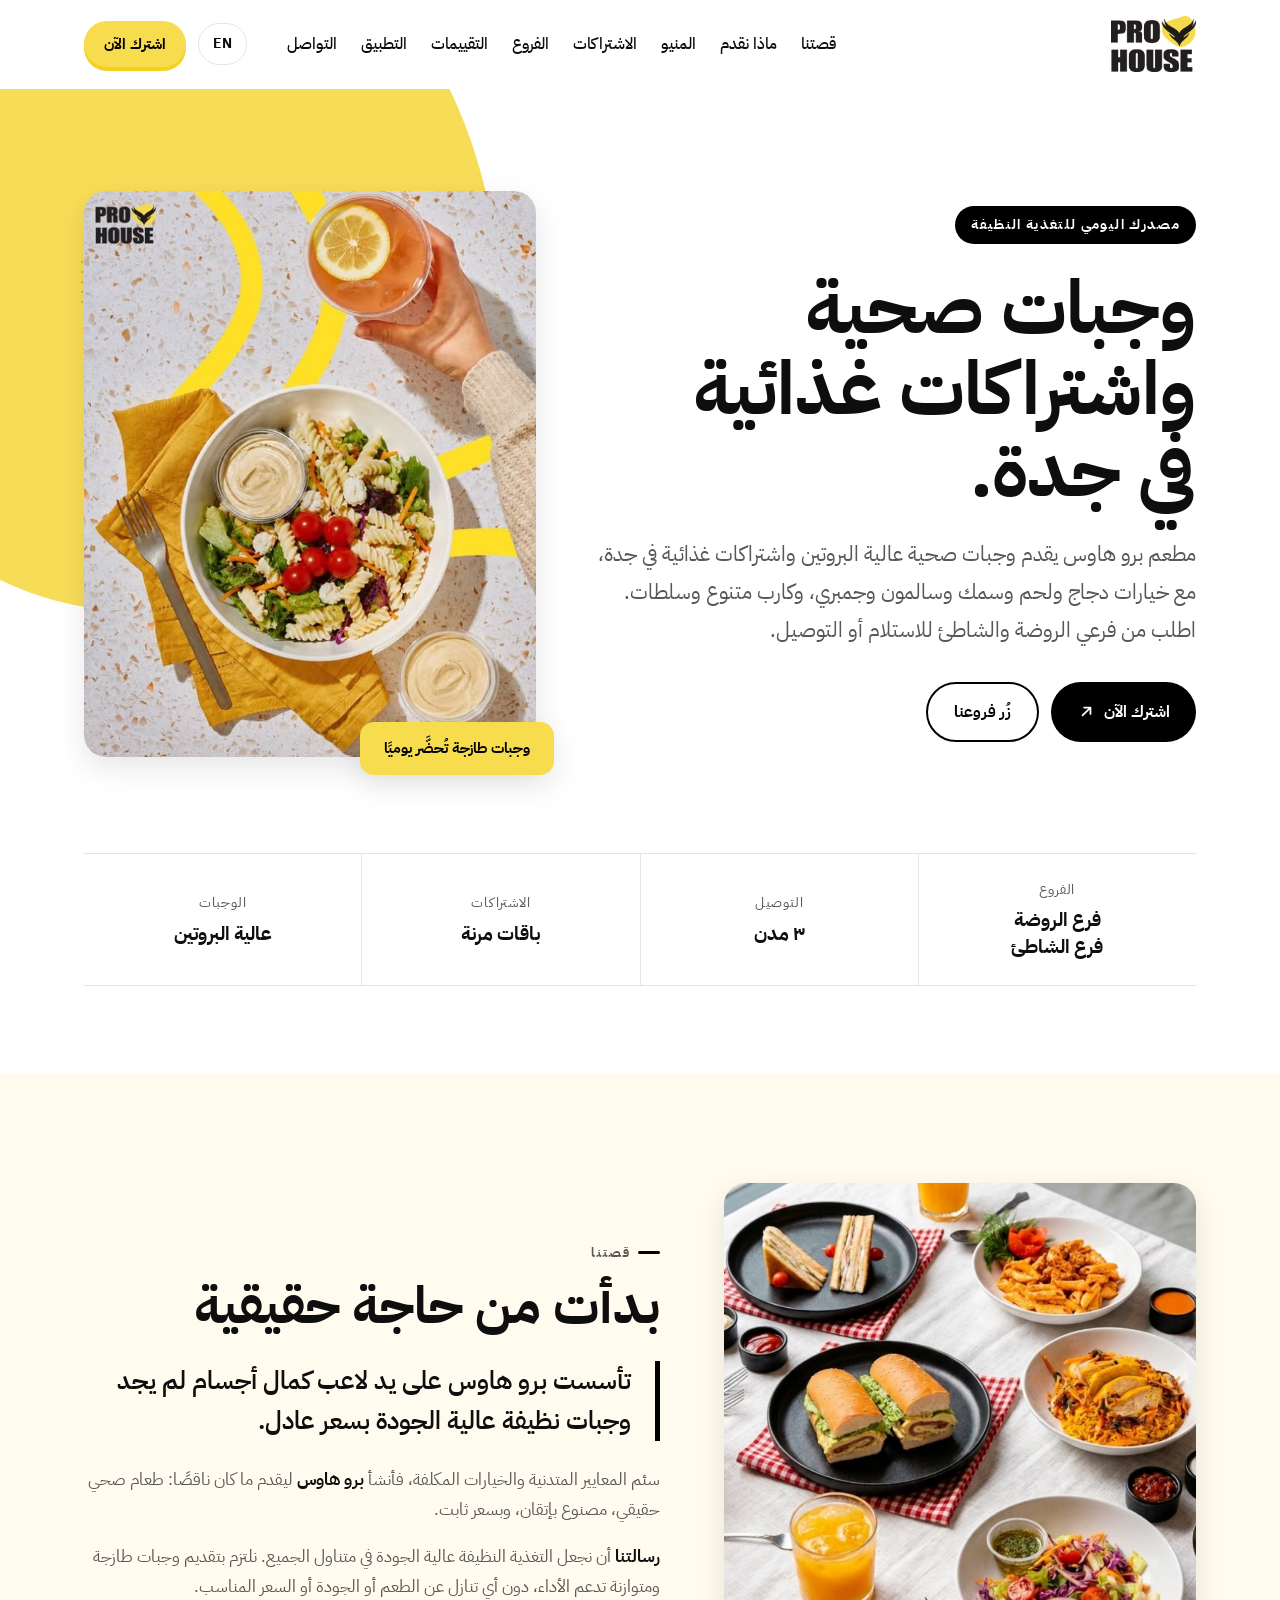
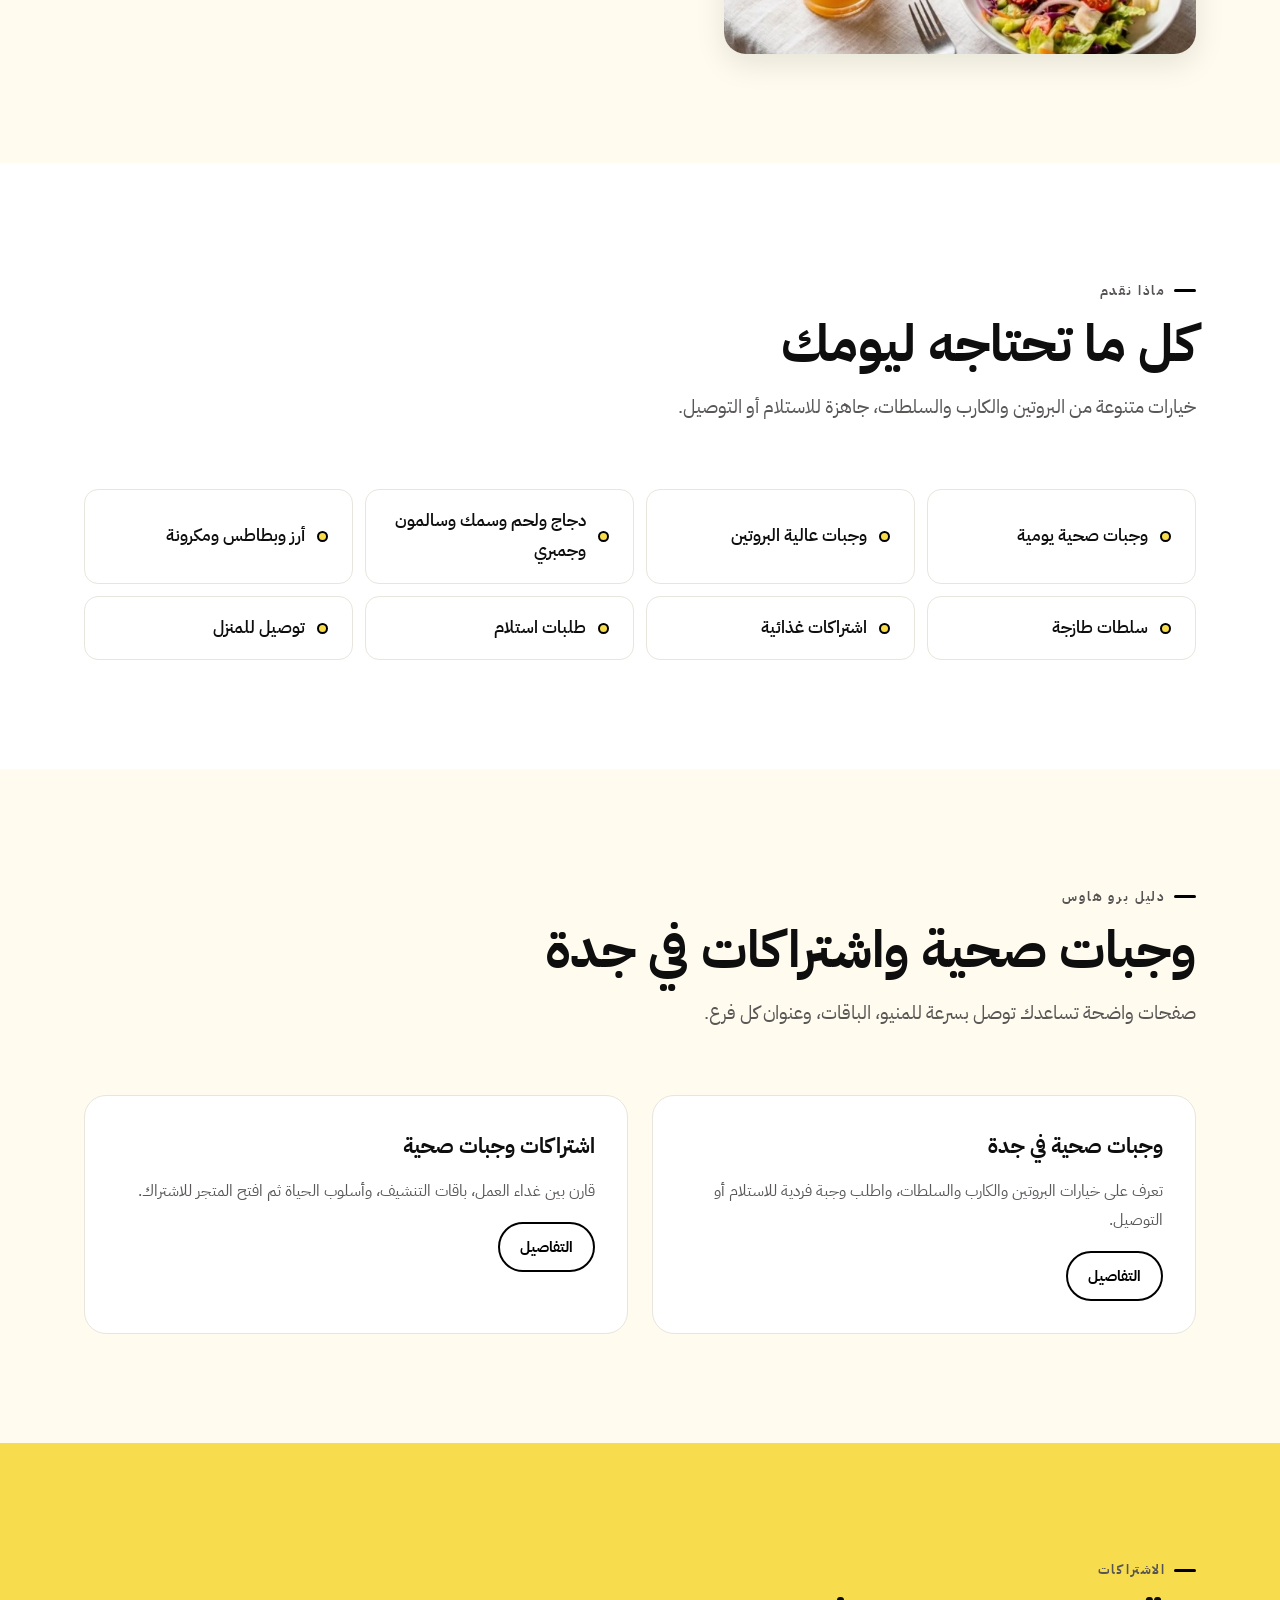
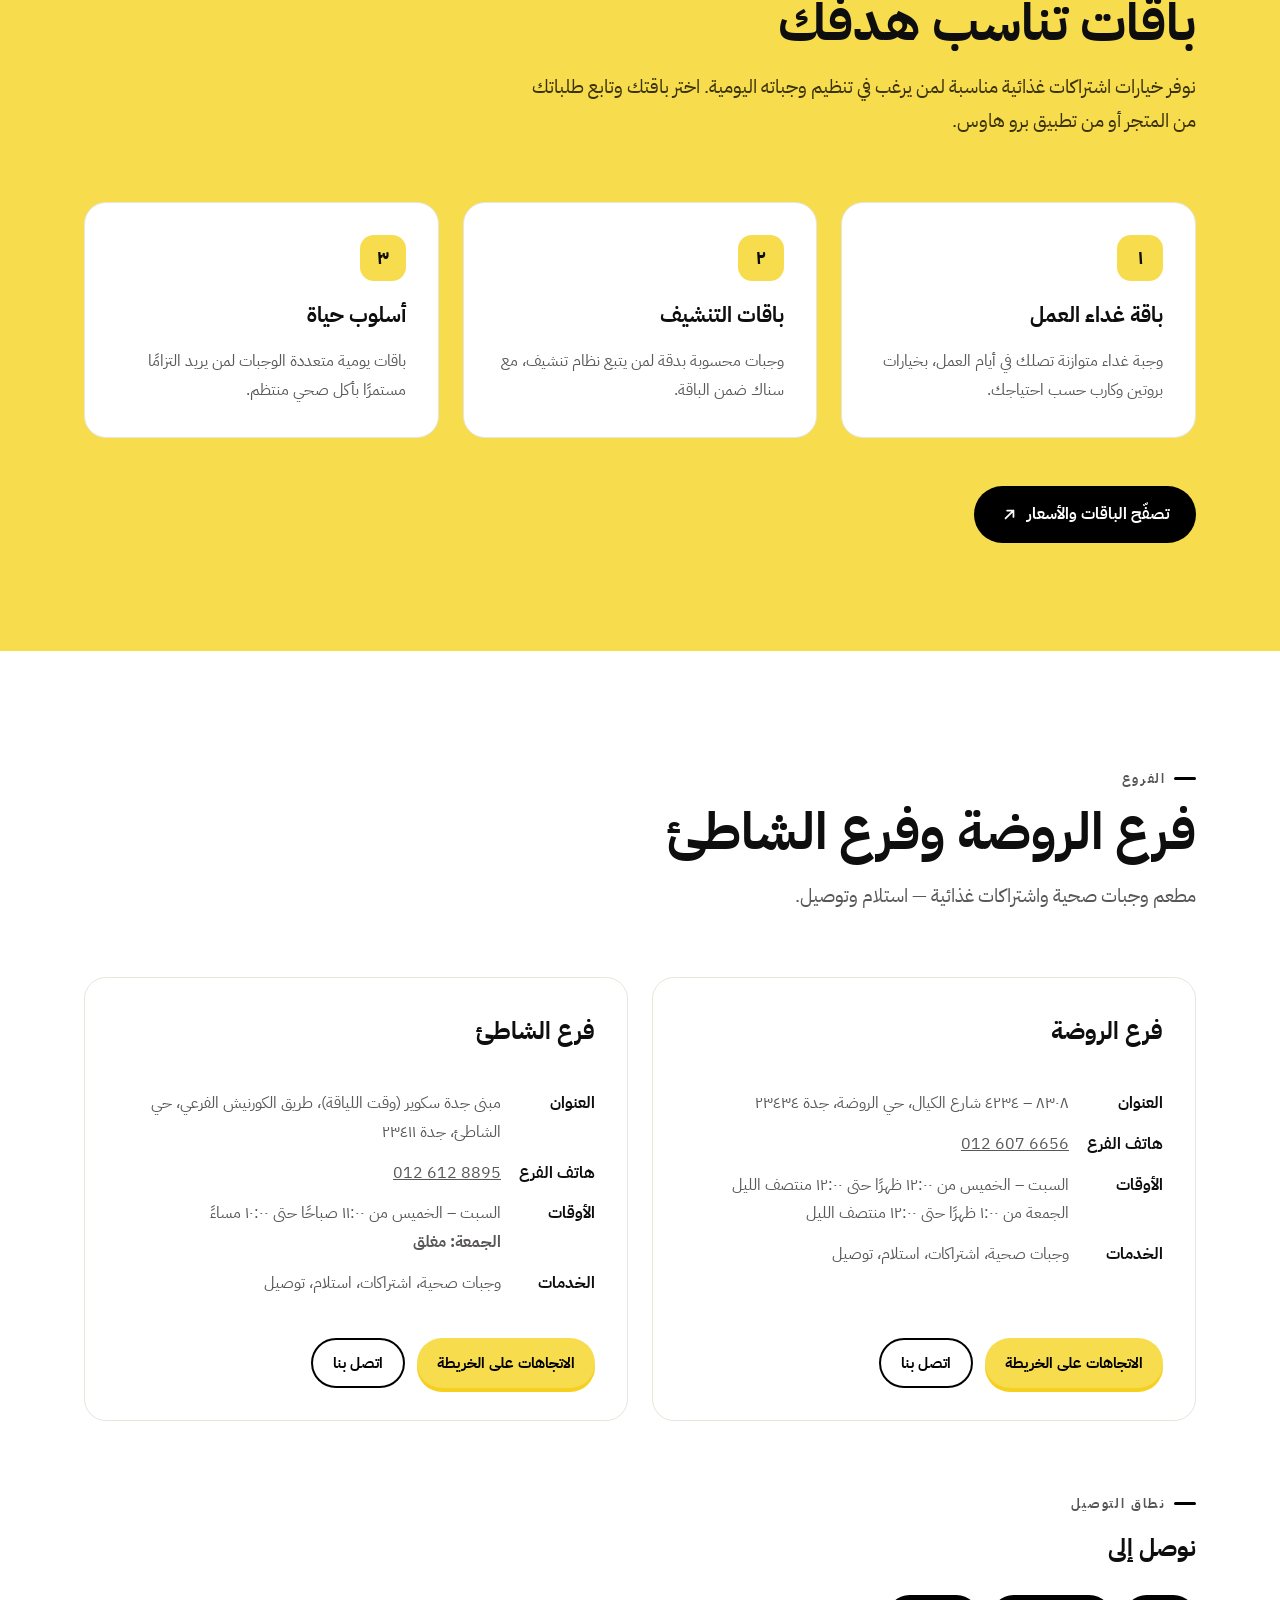
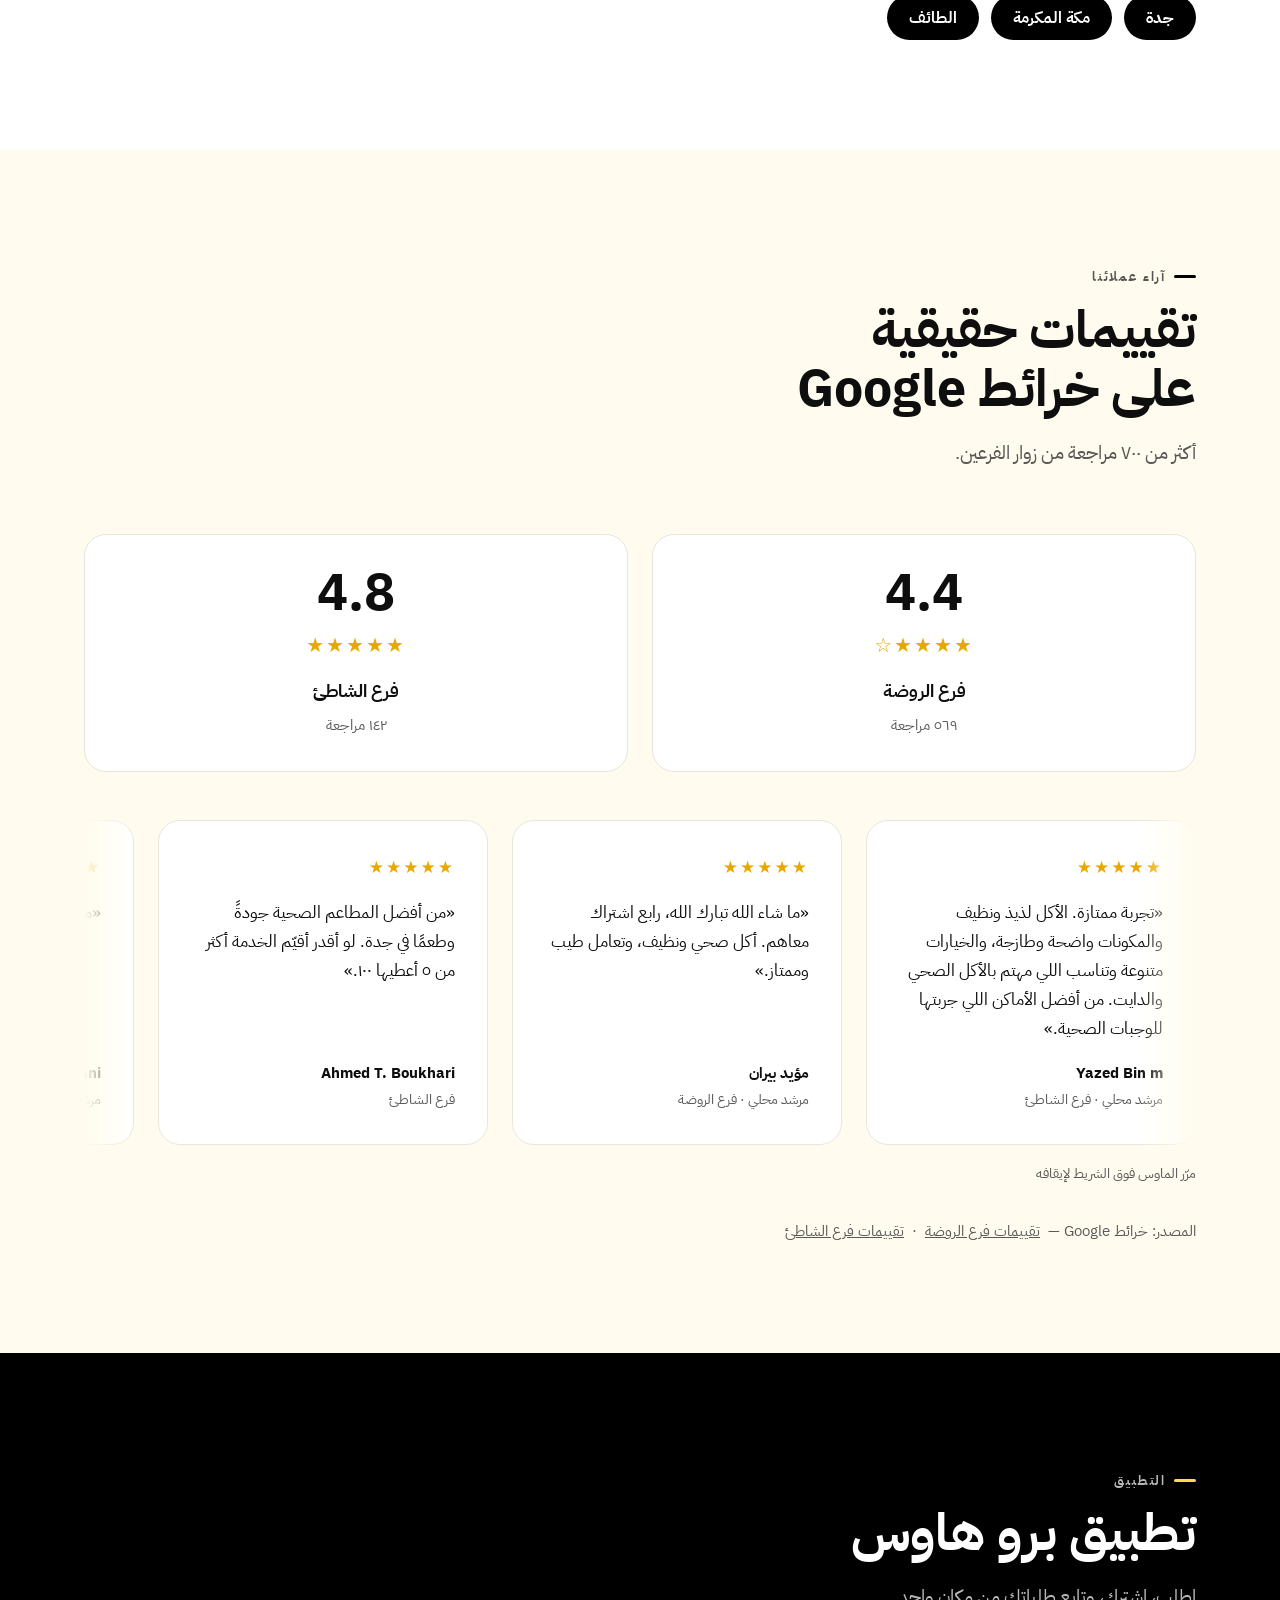
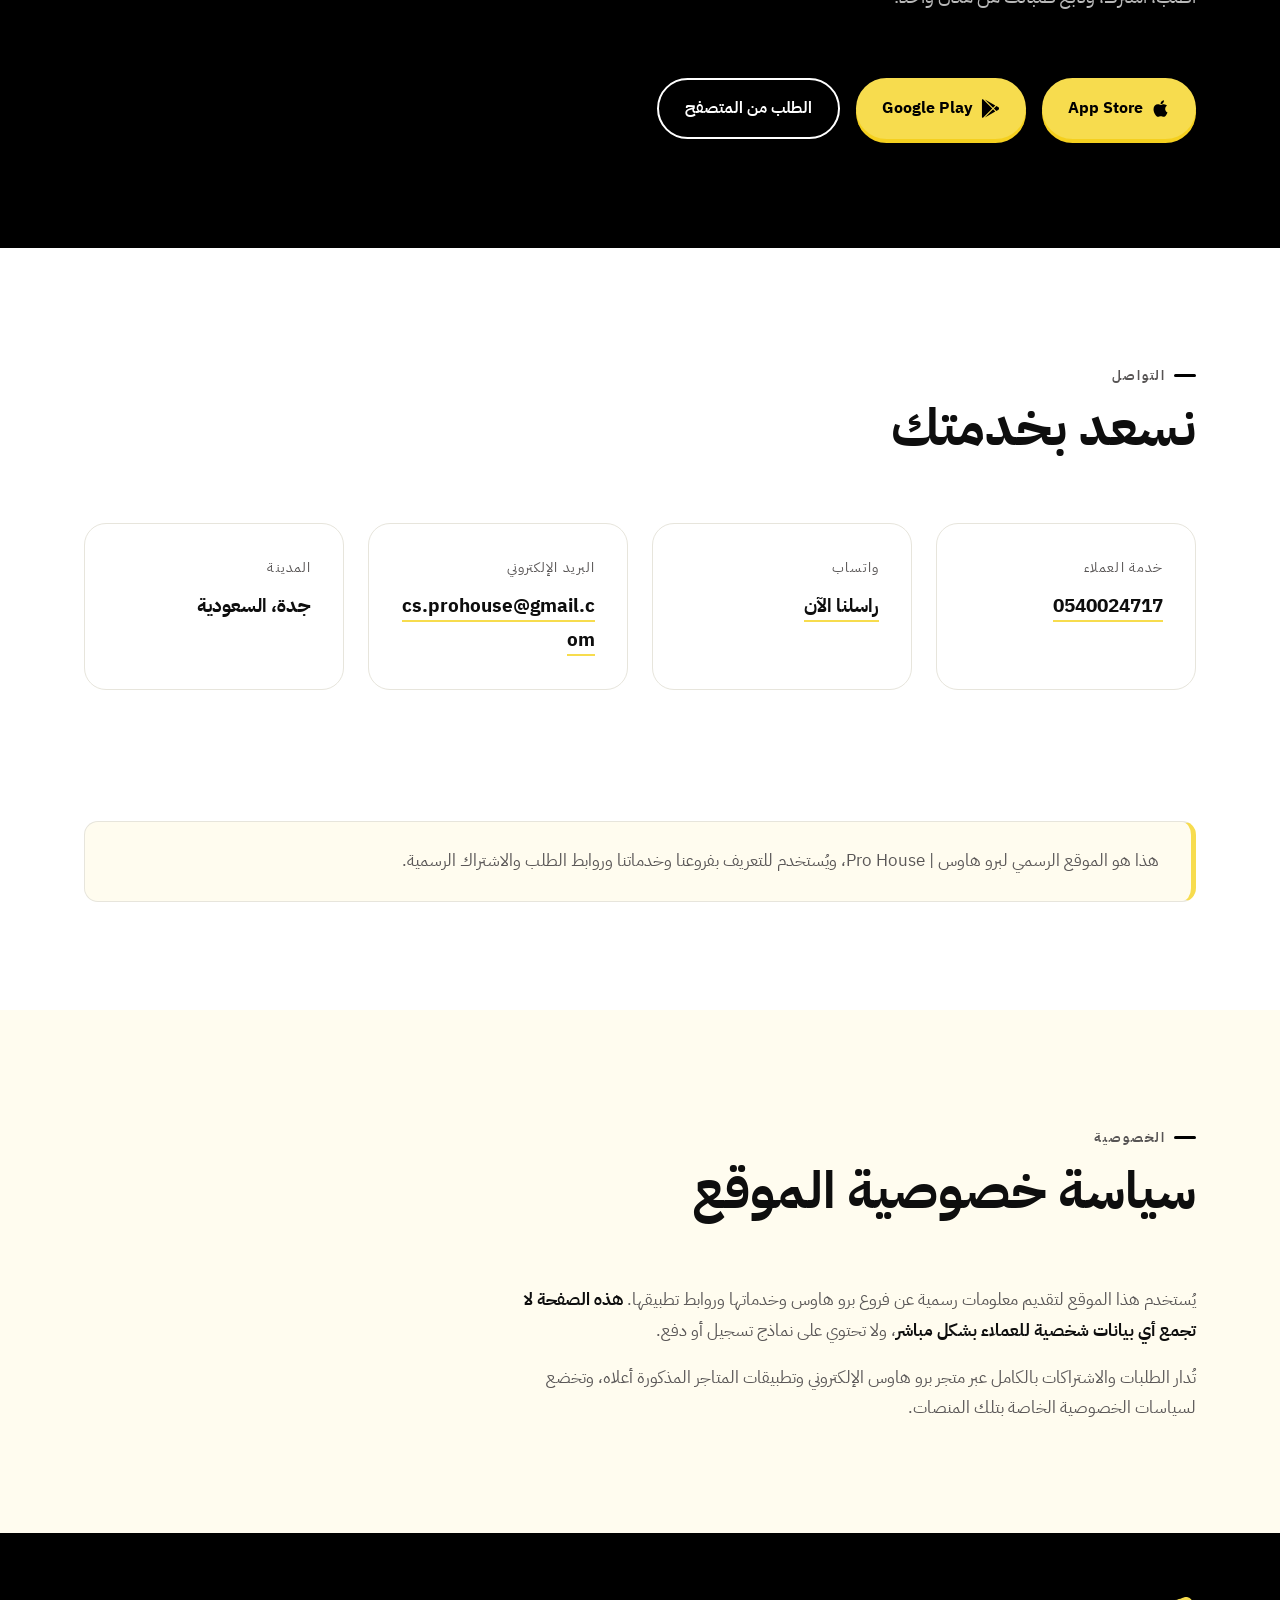
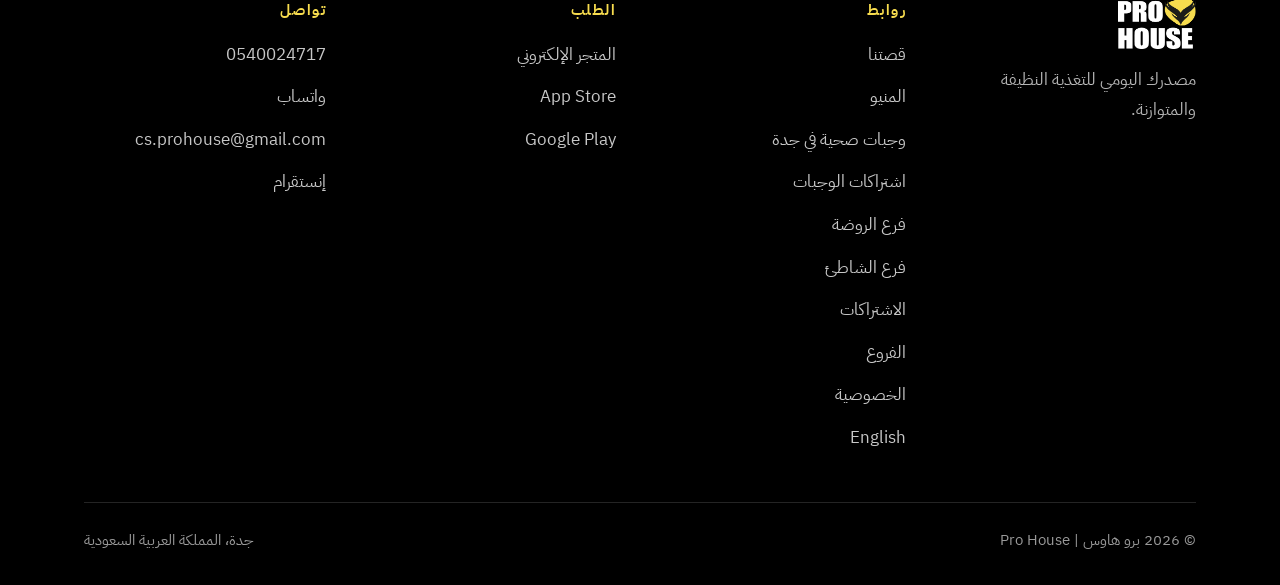
<file: index.html>
<!DOCTYPE html>
<html lang="ar" dir="rtl">
<head>
<meta charset="utf-8">
<meta name="viewport" content="width=device-width, initial-scale=1">

<!-- ===========================================================
     Live at https://prohouse.sa/
     If a custom domain is added later, search-and-replace that
     base URL in this file and in /en/index.html.
     =========================================================== -->

<meta name="google-site-verification" content="ZWYsqVeYjbXwPTWM77rFlO5Q5-U6uEDEeo4cfFVVYhA" />
<meta name="google-site-verification" content="vjXMc3RIHOM3m92mBqz0bJLC3P2terDLn8IVDStw_hU" />
<meta name="google-site-verification" content="google9a8d7f610cfa679c" />

<!-- Automatic Realtime Web Analytics -->
<script defer src="https://cdn.counter.dev/script.js" data-id="prohouse-sa" data-utcoffset="3"></script>
<script async src="https://www.googletagmanager.com/gtag/js?id=G-NGX6Q1TR8X"></script>
<script>
  window.dataLayer = window.dataLayer || [];
  function gtag(){dataLayer.push(arguments);}
  gtag('js', new Date());
  gtag('config', 'G-NGX6Q1TR8X');
</script>

<title>وجبات صحية واشتراكات غذائية في جدة | برو هاوس</title>
<meta name="description" content="مطعم برو هاوس يقدم وجبات صحية عالية البروتين واشتراكات غذائية في جدة. فرعا الروضة والشاطئ، مع الاستلام والتوصيل إلى جدة ومكة والطائف.">
<link rel="canonical" href="https://prohouse.sa/">
<link rel="alternate" hreflang="ar" href="https://prohouse.sa/">
<link rel="alternate" hreflang="en" href="https://prohouse.sa/en/">
<link rel="alternate" hreflang="x-default" href="https://prohouse.sa/">

<meta property="og:type" content="website">
<meta property="og:locale" content="ar_SA">
<meta property="og:site_name" content="Pro House | برو هاوس">
<meta property="og:url" content="https://prohouse.sa/">
<meta property="og:title" content="برو هاوس | Pro House — تغذية نظيفة ومتوازنة">
<meta property="og:description" content="وجبات صحية عالية البروتين واشتراكات غذائية في جدة. توصيل لجدة ومكة والطائف.">
<meta property="og:image" content="https://prohouse.sa/assets/brand/og-image.jpg">
<meta name="twitter:card" content="summary_large_image">
<meta name="twitter:title" content="وجبات صحية واشتراكات غذائية في جدة | برو هاوس">
<meta name="twitter:description" content="وجبات صحية عالية البروتين واشتراكات غذائية من فرعي الروضة والشاطئ في جدة.">
<meta name="twitter:image" content="https://prohouse.sa/assets/brand/og-image.jpg">
<meta name="theme-color" content="#F7DC4E">

<link rel="icon" href="assets/brand/icon.png">
<link rel="apple-touch-icon" href="assets/brand/icon-large.png">
<link rel="preload" as="image" href="assets/brand/food-hero-ar.jpg" fetchpriority="high">

<link rel="preconnect" href="https://fonts.googleapis.com">
<link rel="preconnect" href="https://fonts.gstatic.com" crossorigin>
<link rel="stylesheet" href="https://fonts.googleapis.com/css2?family=Anton&family=IBM+Plex+Sans+Arabic:wght@400;500;600;700&display=swap">
<link rel="stylesheet" href="assets/style.css">
</head>
<body>

<a class="skip" href="#main">تخطَّ إلى المحتوى</a>

<header class="site-header">
  <div class="wrap nav-bar">
    <a class="brand" href="#" aria-label="برو هاوس — الصفحة الرئيسية">
      <img src="assets/brand/logo-on-light.png" alt="برو هاوس" width="85" height="56">
    </a>

    <nav class="nav-links" id="nav" aria-label="التنقل الرئيسي">
      <a href="#story">قصتنا</a>
      <a href="#offer">ماذا نقدم</a>
      <a href="menu/">المنيو</a>
      <a href="#plans">الاشتراكات</a>
      <a href="#branches">الفروع</a>
      <a href="#reviews">التقييمات</a>
      <a href="#app">التطبيق</a>
      <a href="#contact">التواصل</a>
    </nav>

    <div class="nav-actions">
      <a class="lang-link" href="en/" hreflang="en" lang="en">EN</a>
      <a class="btn btn-yellow btn-sm" href="https://app.techrar.com/prohouse" target="_blank" rel="noopener">اشترك الآن</a>
      <button class="nav-toggle" aria-label="القائمة" aria-expanded="false" aria-controls="nav">
        <span></span><span></span><span></span>
      </button>
    </div>
  </div>
</header>

<main id="main">

  <!-- ================================================= hero -->
  <div class="hero">
    <div class="blob hero-blob" aria-hidden="true"></div>
    <div class="dots hero-dots" aria-hidden="true"></div>

    <div class="wrap hero-inner">
      <div class="reveal">
        <span class="kicker">مصدرك اليومي للتغذية النظيفة</span>
        <h1>وجبات صحية واشتراكات غذائية<br>في جدة.</h1>
        <p class="lede">
          مطعم برو هاوس يقدم وجبات صحية عالية البروتين واشتراكات غذائية في جدة،
          مع خيارات دجاج ولحم وسمك وسالمون وجمبري، وكارب متنوع وسلطات.
          اطلب من فرعي الروضة والشاطئ للاستلام أو التوصيل.
        </p>
        <div class="hero-cta">
          <a class="btn btn-primary" href="https://app.techrar.com/prohouse" target="_blank" rel="noopener">
            اشترك الآن
            <svg viewBox="0 0 24 24" aria-hidden="true"><path d="M7 17L17 7M17 7H9M17 7v8" stroke="currentColor" stroke-width="2.2" fill="none" stroke-linecap="round" stroke-linejoin="round"/></svg>
          </a>
          <a class="btn btn-outline" href="#branches">زُر فروعنا</a>
        </div>
      </div>

      <div class="hero-media reveal d1">
        <img src="assets/brand/food-hero-ar.jpg" alt="سلطة مكرونة طازجة مع ليموناضة من برو هاوس" width="638" height="797" fetchpriority="high">
        <p class="hero-badge">وجبات طازجة تُحضَّر يوميًا</p>
      </div>
    </div>

    <div class="wrap">
      <dl class="facts reveal">
        <div><dt>الفروع</dt><dd>فرع الروضة<br>فرع الشاطئ</dd></div>
        <div><dt>التوصيل</dt><dd>٣ مدن</dd></div>
        <div><dt>الاشتراكات</dt><dd>باقات مرنة</dd></div>
        <div><dt>الوجبات</dt><dd>عالية البروتين</dd></div>
      </dl>
    </div>
  </div>

  <!-- ================================================= story -->
  <section id="story" class="band-cream">
    <div class="wrap story">
      <div class="story-media reveal">
        <img src="assets/brand/food-story.jpg" alt="سفرة من أطباق برو هاوس: ساندويتشات، مكرونة، أرز، وسلطة" width="798" height="792" loading="lazy">
      </div>
      <div class="reveal d1">
        <span class="eyebrow">قصتنا</span>
        <h2 class="sec-title">بدأت من حاجة حقيقية</h2>
        <blockquote>
          تأسست برو هاوس على يد لاعب كمال أجسام لم يجد وجبات نظيفة عالية الجودة بسعر عادل.
        </blockquote>
        <div class="prose">
          <p>
            سئم المعايير المتدنية والخيارات المكلفة، فأنشأ <strong>برو هاوس</strong> ليقدم ما كان
            ناقصًا: طعام صحي حقيقي، مصنوع بإتقان، وبسعر ثابت.
          </p>
          <p>
            <strong>رسالتنا</strong> أن نجعل التغذية النظيفة عالية الجودة في متناول الجميع.
            نلتزم بتقديم وجبات طازجة ومتوازنة تدعم الأداء، دون أي تنازل عن الطعم أو الجودة
            أو السعر المناسب.
          </p>
        </div>
      </div>
    </div>
  </section>

  <!-- ================================================= offer -->
  <section id="offer">
    <div class="wrap">
      <div class="sec-head reveal">
        <span class="eyebrow">ماذا نقدم</span>
        <h2 class="sec-title">كل ما تحتاجه ليومك</h2>
        <p class="sec-lede">خيارات متنوعة من البروتين والكارب والسلطات، جاهزة للاستلام أو التوصيل.</p>
      </div>
      <ul class="offer reveal d1">
        <li>وجبات صحية يومية</li>
        <li>وجبات عالية البروتين</li>
        <li>دجاج ولحم وسمك وسالمون وجمبري</li>
        <li>أرز وبطاطس ومكرونة</li>
        <li>سلطات طازجة</li>
        <li>اشتراكات غذائية</li>
        <li>طلبات استلام</li>
        <li>توصيل للمنزل</li>
      </ul>
    </div>
  </section>


  <!-- SEO-LOCAL-LINKS:START -->
  <section id="discover" class="band-cream">
    <div class="wrap">
      <div class="sec-head reveal">
        <span class="eyebrow">دليل برو هاوس</span>
        <h2 class="sec-title">وجبات صحية واشتراكات في جدة</h2>
        <p class="sec-lede">صفحات واضحة تساعدك توصل بسرعة للمنيو، الباقات، وعنوان كل فرع.</p>
      </div>
      <div class="grid grid-2" style="margin-top:var(--s6)">
        <article class="card reveal">
          <h3><a href="healthy-meals-jeddah/" style="text-decoration:none">وجبات صحية في جدة</a></h3>
          <p>تعرف على خيارات البروتين والكارب والسلطات، واطلب وجبة فردية للاستلام أو التوصيل.</p>
          <a class="btn btn-outline btn-sm" href="healthy-meals-jeddah/" style="margin-top:var(--s4)">التفاصيل</a>
        </article>
        <article class="card reveal d1">
          <h3><a href="meal-subscriptions-jeddah/" style="text-decoration:none">اشتراكات وجبات صحية</a></h3>
          <p>قارن بين غداء العمل، باقات التنشيف، وأسلوب الحياة ثم افتح المتجر للاشتراك.</p>
          <a class="btn btn-outline btn-sm" href="meal-subscriptions-jeddah/" style="margin-top:var(--s4)">التفاصيل</a>
        </article>
      </div>
    </div>
  </section>
  <!-- SEO-LOCAL-LINKS:END -->

  <!-- ================================================= plans -->
  <section id="plans" class="band-yellow">
    <div class="wrap">
      <div class="sec-head reveal">
        <span class="eyebrow">الاشتراكات</span>
        <h2 class="sec-title">باقات تناسب هدفك</h2>
        <p class="sec-lede" style="color:#3B3308">
          نوفر خيارات اشتراكات غذائية مناسبة لمن يرغب في تنظيم وجباته اليومية.
          اختر باقتك وتابع طلباتك من المتجر أو من تطبيق برو هاوس.
        </p>
      </div>

      <div class="grid grid-3">
        <article class="card reveal">
          <div class="card-num" aria-hidden="true">١</div>
          <h3>باقة غداء العمل</h3>
          <p>وجبة غداء متوازنة تصلك في أيام العمل، بخيارات بروتين وكارب حسب احتياجك.</p>
        </article>
        <article class="card reveal d1">
          <div class="card-num" aria-hidden="true">٢</div>
          <h3>باقات التنشيف</h3>
          <p>وجبات محسوبة بدقة لمن يتبع نظام تنشيف، مع سناك ضمن الباقة.</p>
        </article>
        <article class="card reveal d2">
          <div class="card-num" aria-hidden="true">٣</div>
          <h3>أسلوب حياة</h3>
          <p>باقات يومية متعددة الوجبات لمن يريد التزامًا مستمرًا بأكل صحي منتظم.</p>
        </article>
      </div>

      <div class="hero-cta reveal d1" style="margin-top:var(--s7)">
        <a class="btn btn-primary" href="https://app.techrar.com/prohouse" target="_blank" rel="noopener">
          تصفّح الباقات والأسعار
          <svg viewBox="0 0 24 24" aria-hidden="true"><path d="M7 17L17 7M17 7H9M17 7v8" stroke="currentColor" stroke-width="2.2" fill="none" stroke-linecap="round" stroke-linejoin="round"/></svg>
        </a>
      </div>
    </div>
  </section>

  <!-- ================================================= branches -->
  <section id="branches">
    <div class="wrap">
      <div class="sec-head reveal">
        <span class="eyebrow">الفروع</span>
        <h2 class="sec-title">فرع الروضة وفرع الشاطئ</h2>
        <p class="sec-lede">مطعم وجبات صحية واشتراكات غذائية — استلام وتوصيل.</p>
      </div>

      <div class="grid grid-2">
        <article class="card branch reveal">
          <h3><a href="branches/al-rawdah/" style="text-decoration:none">فرع الروضة</a></h3>
          <dl>
            <div class="row"><dt>العنوان</dt><dd>٨٣٠٨ – ٤٢٣٤ شارع الكيال، حي الروضة، جدة ٢٣٤٣٤</dd></div>
            <div class="row"><dt>هاتف الفرع</dt><dd><a href="tel:+966126076656" dir="ltr" style="color:inherit">012 607 6656</a></dd></div>
            <div class="row"><dt>الأوقات</dt><dd>السبت – الخميس من ١٢:٠٠ ظهرًا حتى ١٢:٠٠ منتصف الليل<br>الجمعة من ١:٠٠ ظهرًا حتى ١٢:٠٠ منتصف الليل</dd></div>
            <div class="row"><dt>الخدمات</dt><dd>وجبات صحية، اشتراكات، استلام، توصيل</dd></div>
          </dl>
          <div class="branch-actions">
            <a class="btn btn-yellow btn-sm" href="https://share.google/TN9PJQJbChfOfg7oV" target="_blank" rel="noopener">الاتجاهات على الخريطة</a>
            <a class="btn btn-outline btn-sm" href="tel:+966126076656">اتصل بنا</a>
          </div>
        </article>

        <article class="card branch reveal d1">
          <h3><a href="branches/al-shati/" style="text-decoration:none">فرع الشاطئ</a></h3>
          <dl>
            <div class="row"><dt>العنوان</dt><dd>مبنى جدة سكوير (وقت اللياقة)، طريق الكورنيش الفرعي، حي الشاطئ، جدة ٢٣٤١١</dd></div>
            <div class="row"><dt>هاتف الفرع</dt><dd><a href="tel:+966126128895" dir="ltr" style="color:inherit">012 612 8895</a></dd></div>
            <div class="row"><dt>الأوقات</dt><dd>السبت – الخميس من ١١:٠٠ صباحًا حتى ١٠:٠٠ مساءً<br><strong>الجمعة: مغلق</strong></dd></div>
            <div class="row"><dt>الخدمات</dt><dd>وجبات صحية، اشتراكات، استلام، توصيل</dd></div>
          </dl>
          <div class="branch-actions">
            <a class="btn btn-yellow btn-sm" href="https://g.co/kgs/Lj52D1W" target="_blank" rel="noopener">الاتجاهات على الخريطة</a>
            <a class="btn btn-outline btn-sm" href="tel:+966126128895">اتصل بنا</a>
          </div>
        </article>
      </div>

      <div class="reveal d1" style="margin-top:var(--s8)">
        <span class="eyebrow">نطاق التوصيل</span>
        <h3 style="font-size:24px;font-weight:800;margin-top:var(--s3)">نوصل إلى</h3>
        <div class="cities">
          <span class="city">جدة</span>
          <span class="city">مكة المكرمة</span>
          <span class="city">الطائف</span>
        </div>
      </div>
    </div>
  </section>

  <!-- ================================================= reviews -->
  <section id="reviews" class="band-cream">
    <div class="wrap">
      <div class="sec-head reveal">
        <span class="eyebrow">آراء عملائنا</span>
        <h2 class="sec-title">تقييمات حقيقية على خرائط Google</h2>
        <p class="sec-lede">أكثر من ٧٠٠ مراجعة من زوار الفرعين.</p>
      </div>

      <div class="ratings reveal d1">
        <div class="rating-card">
          <div class="score">4.4</div>
          <div class="stars" aria-hidden="true">★★★★☆</div>
          <div class="who">فرع الروضة</div>
          <div class="count">٥٦٩ مراجعة</div>
        </div>
        <div class="rating-card">
          <div class="score">4.8</div>
          <div class="stars" aria-hidden="true">★★★★★</div>
          <div class="who">فرع الشاطئ</div>
          <div class="count">١٤٢ مراجعة</div>
        </div>
      </div>

      <div class="marquee reveal d2">
        <div class="marquee-track">
          <!-- set 1 — the real, readable one -->
          <article class="review"><div class="stars" aria-label="خمس نجوم من خمس">★★★★★</div><blockquote>«تجربة ممتازة. الأكل لذيذ ونظيف والمكونات واضحة وطازجة، والخيارات متنوعة وتناسب اللي مهتم بالأكل الصحي والدايت. من أفضل الأماكن اللي جربتها للوجبات الصحية.»</blockquote><div><div class="by">Yazed Bin m</div><div class="meta">مرشد محلي · فرع الشاطئ</div></div></article>
          <article class="review"><div class="stars" aria-label="خمس نجوم من خمس">★★★★★</div><blockquote>«ما شاء الله تبارك الله، رابع اشتراك معاهم. أكل صحي ونظيف، وتعامل طيب وممتاز.»</blockquote><div><div class="by">مؤيد بيران</div><div class="meta">مرشد محلي · فرع الروضة</div></div></article>
          <article class="review"><div class="stars" aria-label="خمس نجوم من خمس">★★★★★</div><blockquote>«من أفضل المطاعم الصحية جودةً وطعمًا في جدة. لو أقدر أقيّم الخدمة أكثر من ٥ أعطيها ١٠٠.»</blockquote><div><div class="by">Ahmed T. Boukhari</div><div class="meta">فرع الشاطئ</div></div></article>
          <article class="review"><div class="stars" aria-label="خمس نجوم من خمس">★★★★★</div><blockquote>«ممتاز: طعم وسعر وخدمة.»</blockquote><div><div class="by">Anas Almaimani</div><div class="meta">مرشد محلي · فرع الشاطئ</div></div></article>
          <article class="review"><div class="stars" aria-label="خمس نجوم من خمس">★★★★★</div><blockquote>«الأكل ممتاز وأصناف متنوعة ما تمل منها، ونظافة المحل قمة في الجمال. يستاهلون كل خير.»</blockquote><div><div class="by">Abdul Raheem</div><div class="meta">فرع الشاطئ</div></div></article>
          <article class="review"><div class="stars" aria-label="خمس نجوم من خمس">★★★★★</div><blockquote>«صراحة الأكل مرة لذيذ ونظيف، والخدمة رائعة والتوصيات رائعة أيضًا. شكرًا لكم.»</blockquote><div><div class="by">NUHA SAAD</div><div class="meta">فرع الشاطئ</div></div></article>
          <article class="review"><div class="stars" aria-label="خمس نجوم من خمس">★★★★★</div><blockquote>«أول مرة أزور المطعم، وبصراحة الأكل ولا غلطة. ما شاء الله تبارك الرحمن، ولنا زيارات أخرى.»</blockquote><div><div class="by">NASEER Almrzoki</div><div class="meta">فرع الروضة</div></div></article>
          <article class="review"><div class="stars" aria-label="خمس نجوم من خمس">★★★★★</div><blockquote>«أكل لذيذ ونظيف ومكان مرتب.»</blockquote><div><div class="by">محمد حدجي</div><div class="meta">مرشد محلي · فرع الشاطئ</div></div></article>
          <article class="review"><div class="stars" aria-label="خمس نجوم من خمس">★★★★★</div><blockquote>«تعامل راقٍ وخدمة مميزة، وحرص واضح على راحة الزبائن. تجربة ممتازة.»</blockquote><div><div class="by">رائد</div><div class="meta">مرشد محلي · فرع الشاطئ</div></div></article>

          <!-- set 2 — duplicate, purely visual, hidden from assistive tech -->
          <article class="review" aria-hidden="true"><div class="stars">★★★★★</div><blockquote>«تجربة ممتازة. الأكل لذيذ ونظيف والمكونات واضحة وطازجة، والخيارات متنوعة وتناسب اللي مهتم بالأكل الصحي والدايت. من أفضل الأماكن اللي جربتها للوجبات الصحية.»</blockquote><div><div class="by">Yazed Bin m</div><div class="meta">مرشد محلي · فرع الشاطئ</div></div></article>
          <article class="review" aria-hidden="true"><div class="stars">★★★★★</div><blockquote>«ما شاء الله تبارك الله، رابع اشتراك معاهم. أكل صحي ونظيف، وتعامل طيب وممتاز.»</blockquote><div><div class="by">مؤيد بيران</div><div class="meta">مرشد محلي · فرع الروضة</div></div></article>
          <article class="review" aria-hidden="true"><div class="stars">★★★★★</div><blockquote>«من أفضل المطاعم الصحية جودةً وطعمًا في جدة. لو أقدر أقيّم الخدمة أكثر من ٥ أعطيها ١٠٠.»</blockquote><div><div class="by">Ahmed T. Boukhari</div><div class="meta">فرع الشاطئ</div></div></article>
          <article class="review" aria-hidden="true"><div class="stars">★★★★★</div><blockquote>«ممتاز: طعم وسعر وخدمة.»</blockquote><div><div class="by">Anas Almaimani</div><div class="meta">مرشد محلي · فرع الشاطئ</div></div></article>
          <article class="review" aria-hidden="true"><div class="stars">★★★★★</div><blockquote>«الأكل ممتاز وأصناف متنوعة ما تمل منها، ونظافة المحل قمة في الجمال. يستاهلون كل خير.»</blockquote><div><div class="by">Abdul Raheem</div><div class="meta">فرع الشاطئ</div></div></article>
          <article class="review" aria-hidden="true"><div class="stars">★★★★★</div><blockquote>«صراحة الأكل مرة لذيذ ونظيف، والخدمة رائعة والتوصيات رائعة أيضًا. شكرًا لكم.»</blockquote><div><div class="by">NUHA SAAD</div><div class="meta">فرع الشاطئ</div></div></article>
          <article class="review" aria-hidden="true"><div class="stars">★★★★★</div><blockquote>«أول مرة أزور المطعم، وبصراحة الأكل ولا غلطة. ما شاء الله تبارك الرحمن، ولنا زيارات أخرى.»</blockquote><div><div class="by">NASEER Almrzoki</div><div class="meta">فرع الروضة</div></div></article>
          <article class="review" aria-hidden="true"><div class="stars">★★★★★</div><blockquote>«أكل لذيذ ونظيف ومكان مرتب.»</blockquote><div><div class="by">محمد حدجي</div><div class="meta">مرشد محلي · فرع الشاطئ</div></div></article>
          <article class="review" aria-hidden="true"><div class="stars">★★★★★</div><blockquote>«تعامل راقٍ وخدمة مميزة، وحرص واضح على راحة الزبائن. تجربة ممتازة.»</blockquote><div><div class="by">رائد</div><div class="meta">مرشد محلي · فرع الشاطئ</div></div></article>
        </div>
      </div>
      <p class="marquee-hint reveal">مرّر الماوس فوق الشريط لإيقافه</p>

      <p class="source-note reveal">
        المصدر: خرائط Google —
        <a href="https://share.google/TN9PJQJbChfOfg7oV" target="_blank" rel="noopener">تقييمات فرع الروضة</a>
        ·
        <a href="https://g.co/kgs/Lj52D1W" target="_blank" rel="noopener">تقييمات فرع الشاطئ</a>
      </p>
    </div>
  </section>

  <!-- ================================================= app -->
  <section id="app" class="band-black">
    <div class="wrap">
      <div class="sec-head reveal">
        <span class="eyebrow">التطبيق</span>
        <h2 class="sec-title">تطبيق برو هاوس</h2>
        <p class="sec-lede">اطلب، اشترك، وتابع طلباتك من مكان واحد.</p>
      </div>
      <div class="apps reveal d1">
        <a class="btn btn-yellow" href="https://apps.apple.com/sa/app/pro-house-%D8%A8%D8%B1%D9%88-%D9%87%D8%A7%D9%88%D8%B3/id6466739432?l=ar" target="_blank" rel="noopener">
          <svg viewBox="0 0 384 512" aria-hidden="true"><path d="M318.7 268.7c-.2-36.7 16.4-64.4 50-84.8-18.8-26.9-47.2-41.7-84.7-44.6-35.5-2.8-74.3 20.7-88.5 20.7-15 0-49.4-19.7-76.4-19.7C63.3 141.2 4 184.8 4 273.5q0 39.3 14.4 81.2c12.8 36.7 59 126.7 107.2 125.2 25.2-.6 43-17.9 75.8-17.9 31.8 0 48.3 17.9 76.4 17.9 48.6-.7 90.4-82.5 102.6-119.3-65.2-30.7-61.7-90-61.7-91.9zm-56.6-164.2c27.3-32.4 24.8-61.9 24-72.5-24.1 1.4-52 16.4-67.9 34.9-17.5 19.8-27.8 44.3-25.6 71.9 26.1 2 49.9-11.4 69.5-34.3z"/></svg>
          App Store
        </a>
        <a class="btn btn-yellow" href="https://play.google.com/store/apps/details?id=com.yumealz.prohouse" target="_blank" rel="noopener">
          <svg viewBox="0 0 512 512" aria-hidden="true"><path d="M325.3 234.3L104.6 13l280.8 161.2-60.1 60.1zM47 0C34 6.8 25.3 19.2 25.3 35.3v441.3c0 16.1 8.7 28.5 21.7 35.3l256.6-256L47 0zm425.2 225.6l-58.9-34.1-65.7 64.5 65.7 64.5 60.1-34.1c18-14.3 18-46.5-1.2-60.8zM104.6 499l280.8-161.2-60.1-60.1L104.6 499z"/></svg>
          Google Play
        </a>
        <a class="btn btn-outline" href="https://app.techrar.com/prohouse" target="_blank" rel="noopener">الطلب من المتصفح</a>
      </div>
    </div>
  </section>

  <!-- ================================================= contact -->
  <section id="contact">
    <div class="wrap">
      <div class="sec-head reveal">
        <span class="eyebrow">التواصل</span>
        <h2 class="sec-title">نسعد بخدمتك</h2>
      </div>

      <div class="contact-grid reveal d1">
        <div class="contact-card">
          <div class="label">خدمة العملاء</div>
          <div class="value"><a href="tel:+966540024717" dir="ltr">0540024717</a></div>
        </div>
        <div class="contact-card">
          <div class="label">واتساب</div>
          <div class="value"><a href="https://iwtsp.com/966540024717" target="_blank" rel="noopener">راسلنا الآن</a></div>
        </div>
        <div class="contact-card">
          <div class="label">البريد الإلكتروني</div>
          <div class="value"><a href="mailto:cs.prohouse@gmail.com">cs.prohouse@gmail.com</a></div>
        </div>
        <div class="contact-card">
          <div class="label">المدينة</div>
          <div class="value">جدة، السعودية</div>
        </div>
      </div>

      <div class="socials reveal d2">
        <a class="social" href="https://www.instagram.com/prohouse.sa/" target="_blank" rel="noopener">
          <svg viewBox="0 0 24 24" aria-hidden="true"><path d="M12 2.16c3.2 0 3.58.01 4.85.07 3.25.15 4.77 1.69 4.92 4.92.06 1.27.07 1.65.07 4.85s-.01 3.58-.07 4.85c-.15 3.23-1.66 4.77-4.92 4.92-1.27.06-1.65.07-4.85.07s-3.58-.01-4.85-.07c-3.26-.15-4.77-1.7-4.92-4.92-.06-1.27-.07-1.65-.07-4.85s.01-3.58.07-4.85C2.38 3.92 3.89 2.38 7.15 2.23 8.42 2.17 8.8 2.16 12 2.16zm0 5.68a4.16 4.16 0 100 8.32 4.16 4.16 0 000-8.32zm0 6.86a2.7 2.7 0 110-5.4 2.7 2.7 0 010 5.4zm5.34-7.03a.97.97 0 11-1.94 0 .97.97 0 011.94 0z"/></svg>
          إنستقرام
        </a>
        <a class="social" href="https://www.tiktok.com/@prohouse.sa" target="_blank" rel="noopener">
          <svg viewBox="0 0 24 24" aria-hidden="true"><path d="M16.6 5.82A4.28 4.28 0 0115.54 3h-3.09v12.4a2.59 2.59 0 01-2.59 2.5 2.59 2.59 0 110-5.18c.27 0 .53.04.78.12v-3.2a5.86 5.86 0 00-.78-.05 5.79 5.79 0 105.79 5.79V9.01a7.35 7.35 0 004.29 1.37V7.29a4.28 4.28 0 01-3.34-1.47z"/></svg>
          تيك توك
        </a>
        <a class="social" href="https://snapchat.com/t/CPG6evAH" target="_blank" rel="noopener">
          <svg viewBox="0 0 24 24" aria-hidden="true"><path d="M12 2c2.9 0 4.6 2.1 4.7 4.7v1.6c.5-.2 1.1-.3 1.5.1.5.5.2 1.2-.4 1.5-.4.2-1.1.4-1.2.7-.2.6 1.4 3 3.3 3.4.4.1.5.5.3.8-.4.6-1.6.9-2.4 1-.2.4-.1 1.2-.7 1.2-.7 0-1.4-.3-2.3 0-.8.2-1.5 1.4-2.8 1.4s-2-1.2-2.8-1.4c-.9-.3-1.6 0-2.3 0-.6 0-.5-.8-.7-1.2-.8-.1-2-.4-2.4-1-.2-.3-.1-.7.3-.8 1.9-.4 3.5-2.8 3.3-3.4-.1-.3-.8-.5-1.2-.7-.6-.3-.9-1-.4-1.5.4-.4 1-.3 1.5-.1V6.7C7.4 4.1 9.1 2 12 2z"/></svg>
          سناب شات
        </a>
      </div>

      <p class="notice reveal">
        هذا هو الموقع الرسمي لبرو هاوس | Pro House، ويُستخدم للتعريف بفروعنا وخدماتنا
        وروابط الطلب والاشتراك الرسمية.
      </p>
    </div>
  </section>

  <!-- ================================================= privacy -->
  <section id="privacy" class="band-cream">
    <div class="wrap">
      <div class="sec-head reveal">
        <span class="eyebrow">الخصوصية</span>
        <h2 class="sec-title">سياسة خصوصية الموقع</h2>
      </div>
      <div class="prose reveal d1">
        <p>
          يُستخدم هذا الموقع لتقديم معلومات رسمية عن فروع برو هاوس وخدماتها وروابط تطبيقها.
          <strong>هذه الصفحة لا تجمع أي بيانات شخصية للعملاء بشكل مباشر</strong>، ولا تحتوي على
          نماذج تسجيل أو دفع.
        </p>
        <p>
          تُدار الطلبات والاشتراكات بالكامل عبر متجر برو هاوس الإلكتروني وتطبيقات المتاجر
          المذكورة أعلاه، وتخضع لسياسات الخصوصية الخاصة بتلك المنصات.
        </p>
      </div>
    </div>
  </section>

</main>

<footer class="site-footer">
  <div class="wrap">
    <div class="footer-top">
      <div>
        <img src="assets/brand/logo-on-dark.png" alt="برو هاوس" width="78" height="52" loading="lazy">
        <p style="margin-top:var(--s4);color:rgba(255,255,255,.7);max-width:32ch">
          مصدرك اليومي للتغذية النظيفة والمتوازنة.
        </p>
      </div>
      <div>
        <h4>روابط</h4>
        <ul>
          <li><a href="#story">قصتنا</a></li>
          <li><a href="menu/">المنيو</a></li>
          <li><a href="healthy-meals-jeddah/">وجبات صحية في جدة</a></li>
          <li><a href="meal-subscriptions-jeddah/">اشتراكات الوجبات</a></li>
          <li><a href="branches/al-rawdah/">فرع الروضة</a></li>
          <li><a href="branches/al-shati/">فرع الشاطئ</a></li>
          <li><a href="#plans">الاشتراكات</a></li>
          <li><a href="#branches">الفروع</a></li>
          <li><a href="#privacy">الخصوصية</a></li>
          <li><a href="en/" hreflang="en" lang="en">English</a></li>
        </ul>
      </div>
      <div>
        <h4>الطلب</h4>
        <ul>
          <li><a href="https://app.techrar.com/prohouse" target="_blank" rel="noopener">المتجر الإلكتروني</a></li>
          <li><a href="https://apps.apple.com/sa/app/pro-house-%D8%A8%D8%B1%D9%88-%D9%87%D8%A7%D9%88%D8%B3/id6466739432?l=ar" target="_blank" rel="noopener">App Store</a></li>
          <li><a href="https://play.google.com/store/apps/details?id=com.yumealz.prohouse" target="_blank" rel="noopener">Google Play</a></li>
        </ul>
      </div>
      <div>
        <h4>تواصل</h4>
        <ul>
          <li><a href="tel:+966540024717" dir="ltr">0540024717</a></li>
          <li><a href="https://iwtsp.com/966540024717" target="_blank" rel="noopener">واتساب</a></li>
          <li><a href="mailto:cs.prohouse@gmail.com">cs.prohouse@gmail.com</a></li>
          <li><a href="https://www.instagram.com/prohouse.sa/" target="_blank" rel="noopener">إنستقرام</a></li>
        </ul>
      </div>
    </div>
    <div class="footer-bottom">
      <span>© <span id="year">2026</span> برو هاوس | Pro House</span>
      <span>جدة، المملكة العربية السعودية</span>
    </div>
  </div>
</footer>

<script src="assets/main.js" defer></script>

<script type="application/ld+json">
{
  "@context": "https://schema.org",
  "@graph": [
    {
      "@type": "Organization",
      "@id": "https://prohouse.sa/#organization",
      "name": "Pro House | برو هاوس",
      "url": "https://prohouse.sa/",
      "logo": {
        "@type": "ImageObject",
        "url": "https://prohouse.sa/assets/brand/icon-large.png"
      },
      "email": "cs.prohouse@gmail.com",
      "telephone": "+966540024717",
      "sameAs": [
        "https://www.instagram.com/prohouse.sa/",
        "https://www.tiktok.com/@prohouse.sa",
        "https://apps.apple.com/sa/app/pro-house-%D8%A8%D8%B1%D9%88-%D9%87%D8%A7%D9%88%D8%B3/id6466739432?l=ar",
        "https://play.google.com/store/apps/details?id=com.yumealz.prohouse"
      ]
    },
    {
      "@type": "WebSite",
      "@id": "https://prohouse.sa/#website",
      "name": "Pro House | برو هاوس",
      "url": "https://prohouse.sa/",
      "publisher": {
        "@id": "https://prohouse.sa/#organization"
      },
      "inLanguage": [
        "ar",
        "en"
      ]
    },
    {
      "@type": "WebPage",
      "@id": "https://prohouse.sa/#webpage",
      "url": "https://prohouse.sa/",
      "name": "وجبات صحية واشتراكات غذائية في جدة | برو هاوس",
      "description": "مطعم برو هاوس يقدم وجبات صحية عالية البروتين واشتراكات غذائية في جدة من فرعي الروضة والشاطئ.",
      "isPartOf": {
        "@id": "https://prohouse.sa/#website"
      },
      "about": {
        "@id": "https://prohouse.sa/#organization"
      },
      "inLanguage": "ar"
    },
    {
      "@type": "Restaurant",
      "@id": "https://prohouse.sa/branches/al-rawdah/#restaurant",
      "name": "برو هاوس - الروضة",
      "alternateName": "Pro House - Al Rawdah",
      "url": "https://prohouse.sa/branches/al-rawdah/",
      "telephone": "+966126076656",
      "email": "cs.prohouse@gmail.com",
      "image": "https://prohouse.sa/assets/brand/og-image.jpg",
      "servesCuisine": [
        "وجبات صحية",
        "وجبات عالية البروتين",
        "Meal prep"
      ],
      "menu": "https://prohouse.sa/menu/",
      "hasMap": "https://share.google/TN9PJQJbChfOfg7oV",
      "address": {
        "@type": "PostalAddress",
        "streetAddress": "8308 - 4234 شارع الكيال، حي الروضة",
        "postalCode": "23434",
        "addressLocality": "جدة",
        "addressRegion": "مكة المكرمة",
        "addressCountry": "SA"
      },
      "openingHoursSpecification": [
        {
          "@type": "OpeningHoursSpecification",
          "dayOfWeek": [
            "Saturday",
            "Sunday",
            "Monday",
            "Tuesday",
            "Wednesday",
            "Thursday"
          ],
          "opens": "12:00",
          "closes": "23:59"
        },
        {
          "@type": "OpeningHoursSpecification",
          "dayOfWeek": "Friday",
          "opens": "13:00",
          "closes": "23:59"
        }
      ],
      "parentOrganization": {
        "@id": "https://prohouse.sa/#organization"
      }
    },
    {
      "@type": "Restaurant",
      "@id": "https://prohouse.sa/branches/al-shati/#restaurant",
      "name": "برو هاوس - الشاطئ",
      "alternateName": "Pro House - Al Shati",
      "url": "https://prohouse.sa/branches/al-shati/",
      "telephone": "+966126128895",
      "email": "cs.prohouse@gmail.com",
      "image": "https://prohouse.sa/assets/brand/og-image.jpg",
      "servesCuisine": [
        "وجبات صحية",
        "وجبات عالية البروتين",
        "Meal prep"
      ],
      "menu": "https://prohouse.sa/menu/",
      "hasMap": "https://g.co/kgs/Lj52D1W",
      "address": {
        "@type": "PostalAddress",
        "streetAddress": "مبنى جدة سكوير، طريق الكورنيش الفرعي، حي الشاطئ",
        "postalCode": "23411",
        "addressLocality": "جدة",
        "addressRegion": "مكة المكرمة",
        "addressCountry": "SA"
      },
      "openingHoursSpecification": [
        {
          "@type": "OpeningHoursSpecification",
          "dayOfWeek": [
            "Saturday",
            "Sunday",
            "Monday",
            "Tuesday",
            "Wednesday",
            "Thursday"
          ],
          "opens": "11:00",
          "closes": "22:00"
        }
      ],
      "parentOrganization": {
        "@id": "https://prohouse.sa/#organization"
      }
    }
  ]
}
</script>

</body>
</html>
</file>
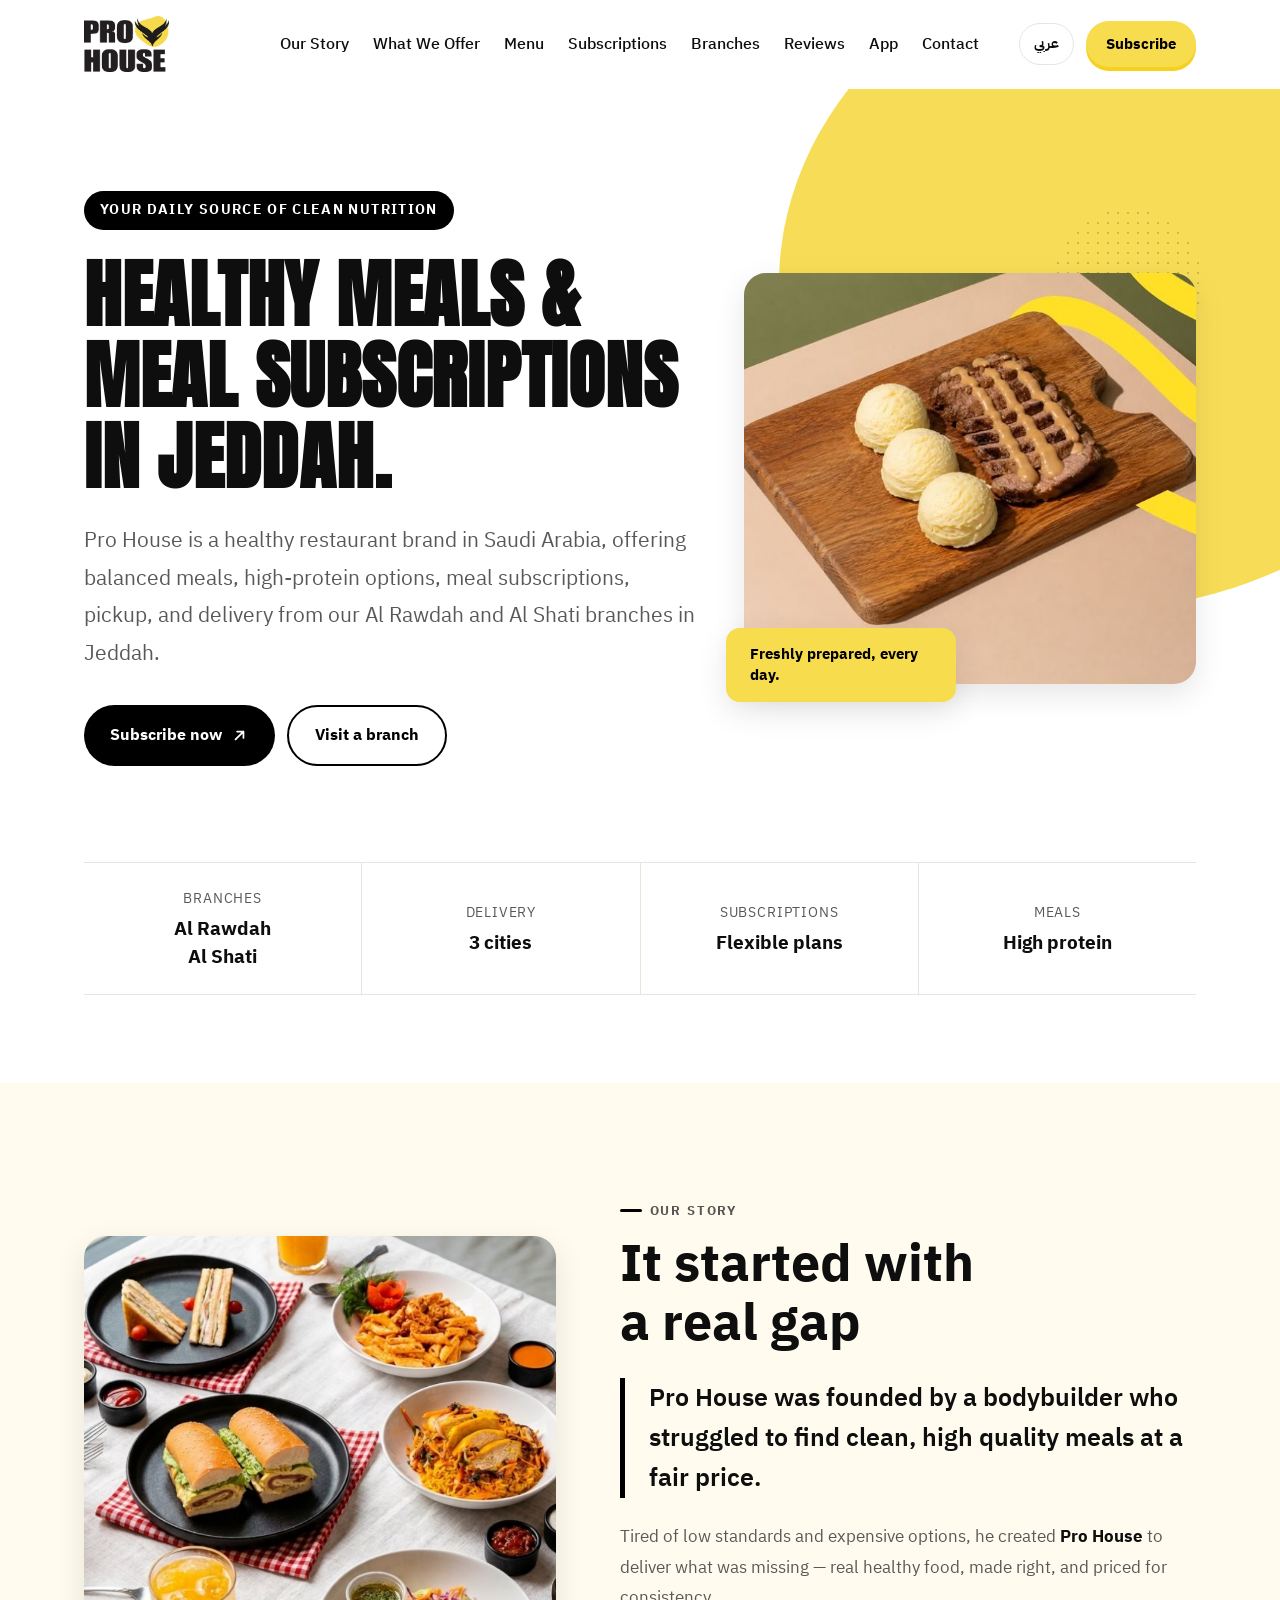
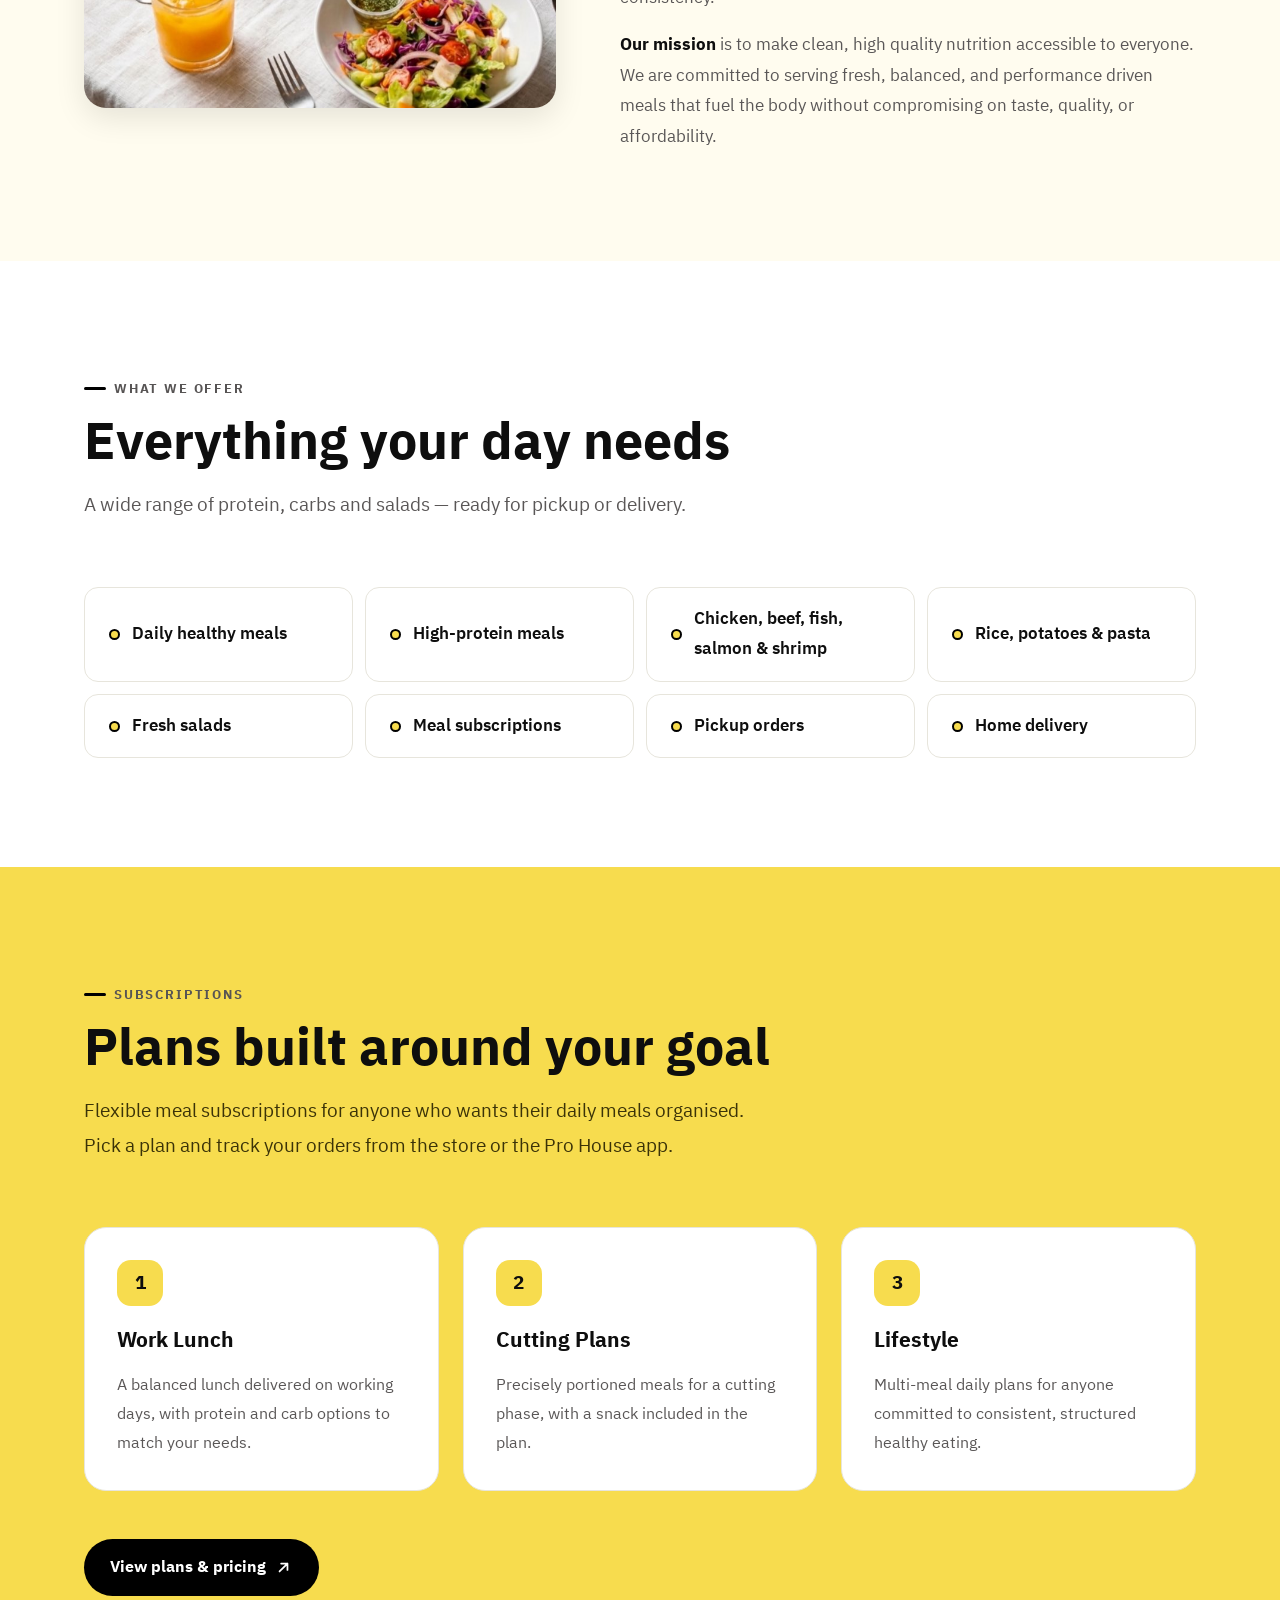
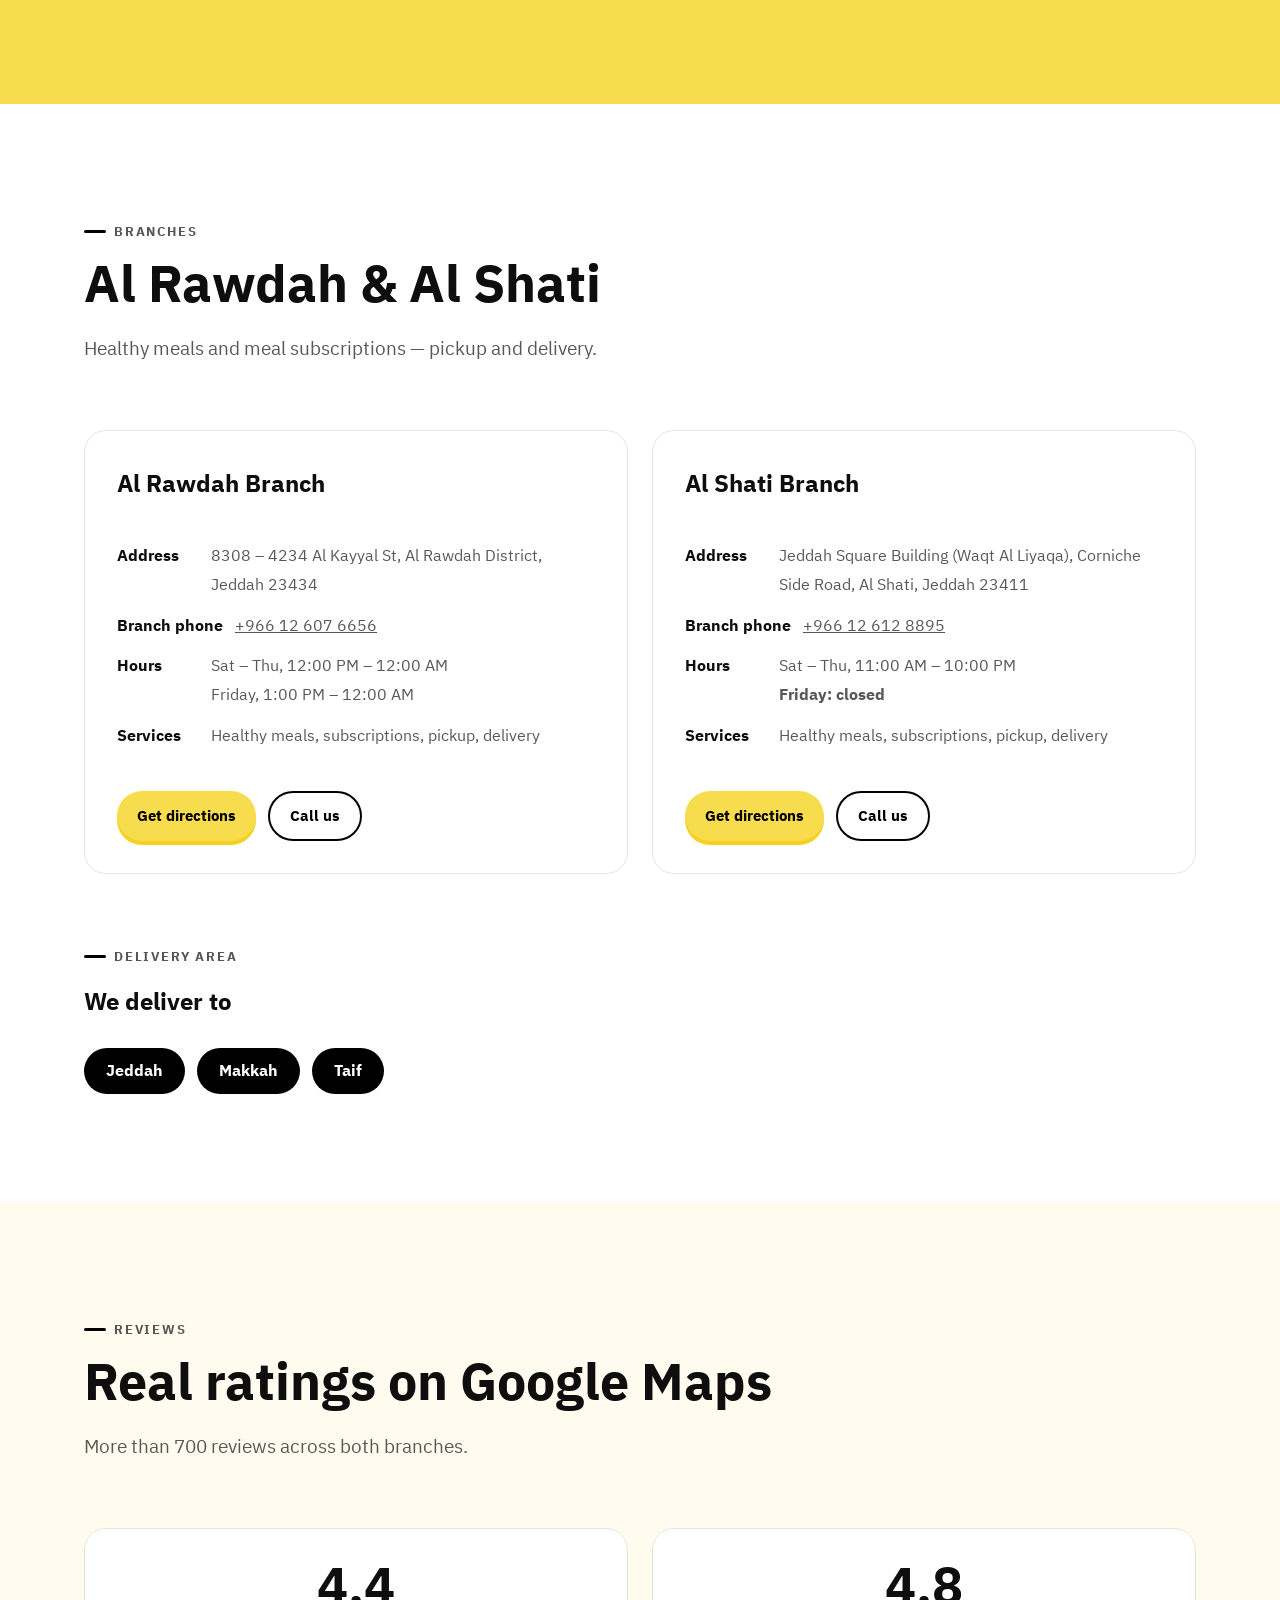
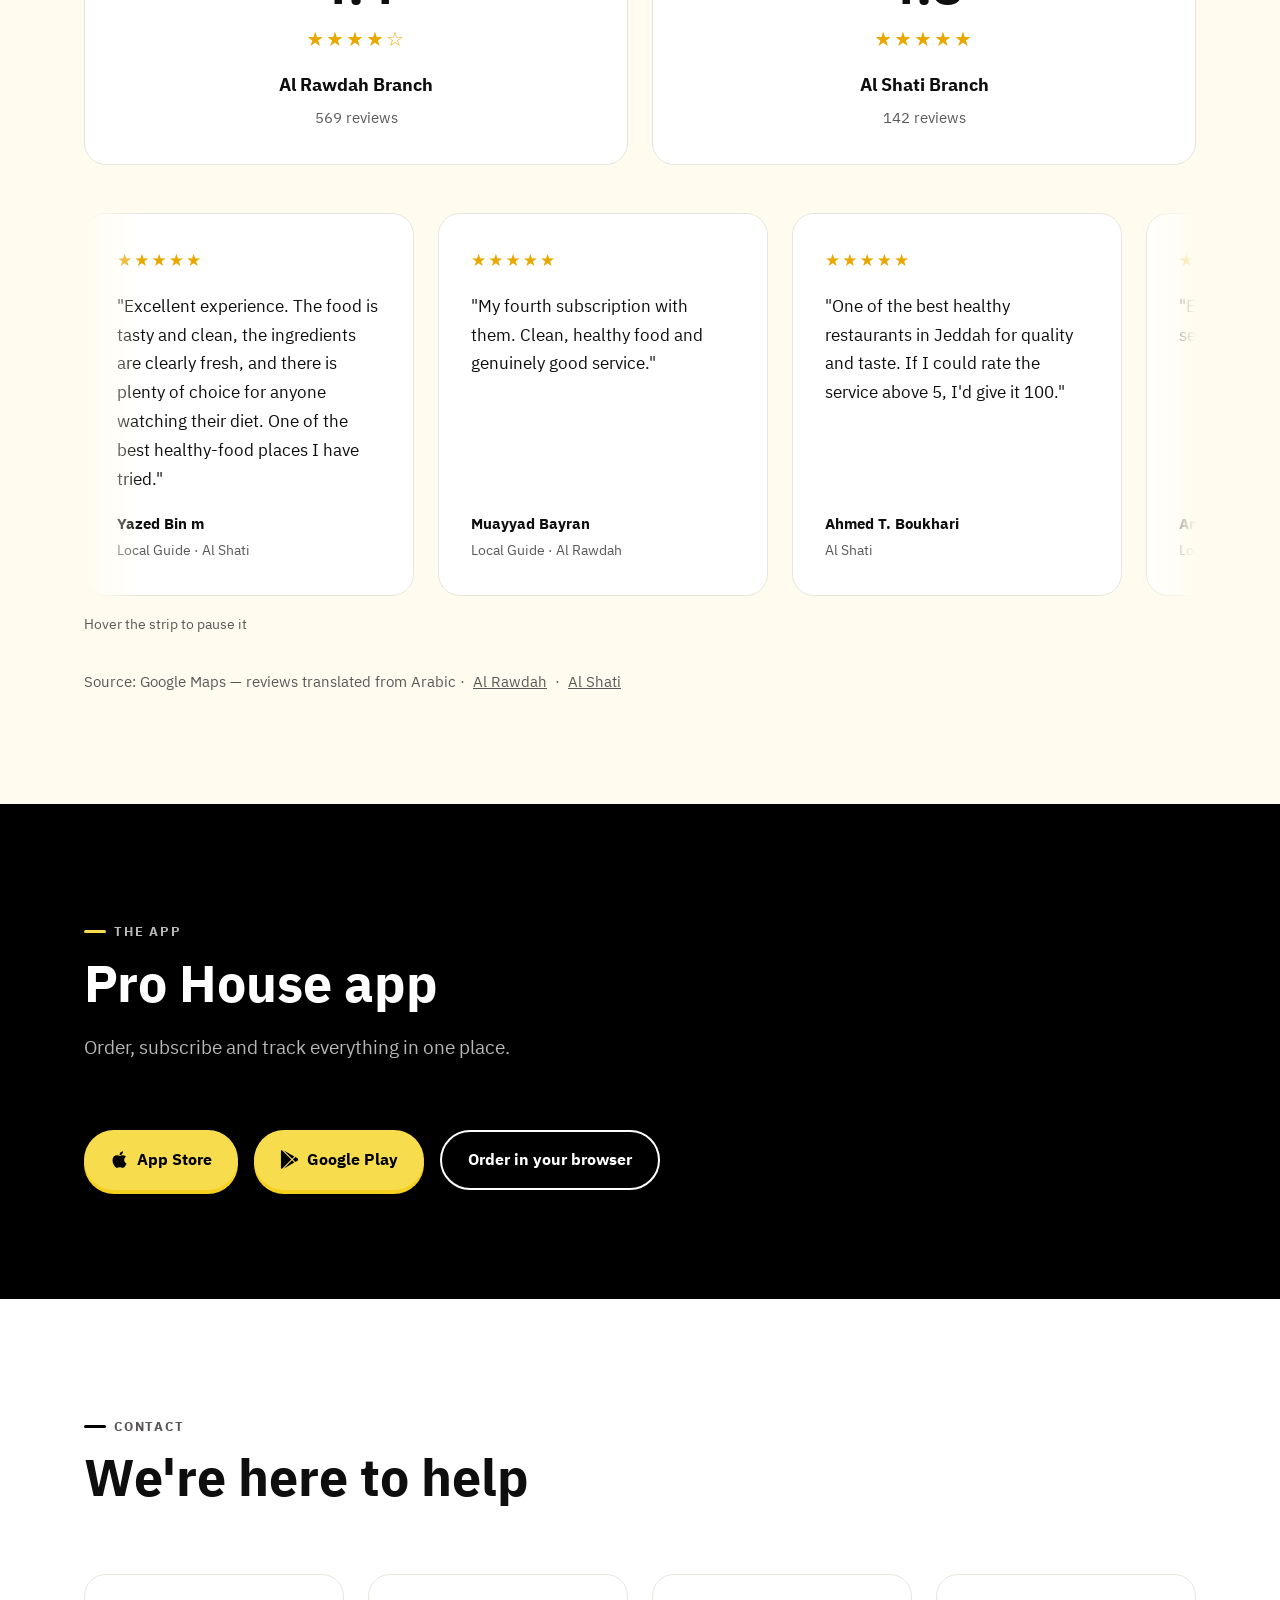
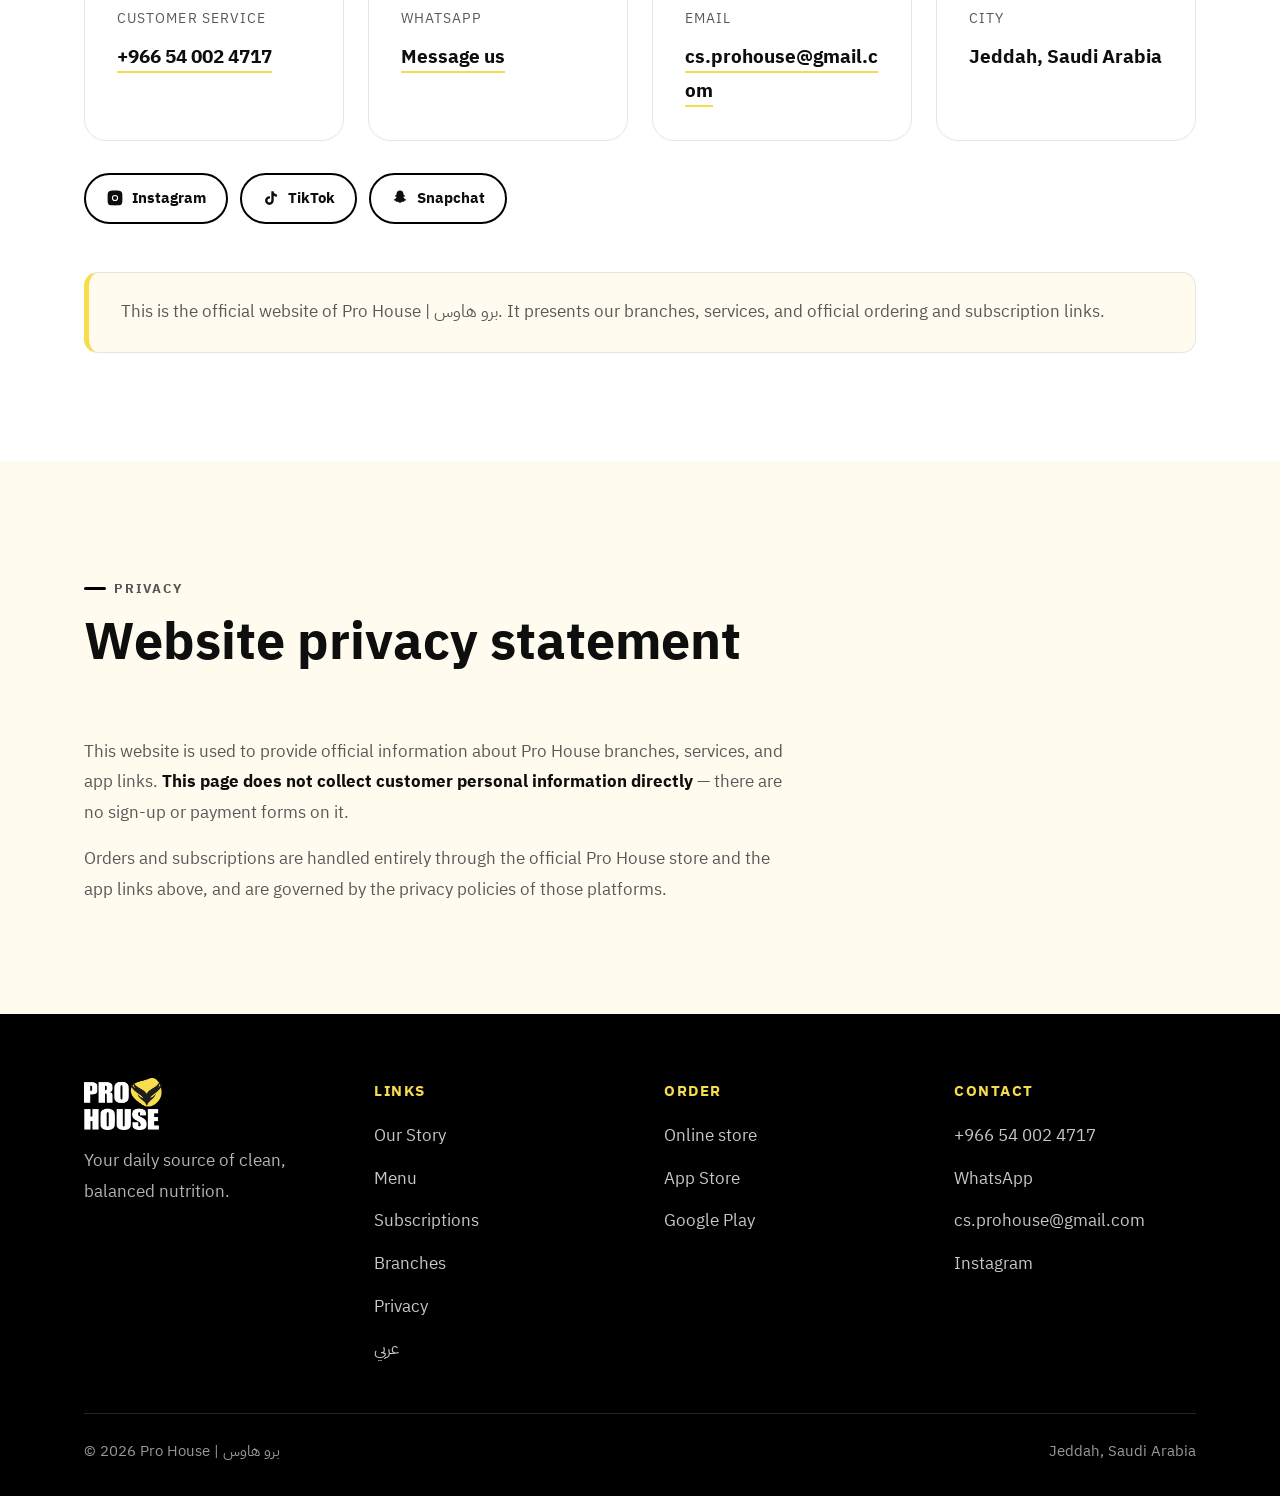
<file: en/index.html>
<!DOCTYPE html>
<html lang="en" dir="ltr">
<head>
<meta charset="utf-8">
<meta name="viewport" content="width=device-width, initial-scale=1">

<!-- Live at https://prohouse.sa/en/
     If a custom domain is added later, search-and-replace that base URL here and in /index.html. -->

<meta name="google-site-verification" content="ZWYsqVeYjbXwPTWM77rFlO5Q5-U6uEDEeo4cfFVVYhA" />
<meta name="google-site-verification" content="vjXMc3RIHOM3m92mBqz0bJLC3P2terDLn8IVDStw_hU" />
<meta name="google-site-verification" content="google9a8d7f610cfa679c" />

<!-- Automatic Realtime Web Analytics -->
<script defer src="https://cdn.counter.dev/script.js" data-id="prohouse-sa" data-utcoffset="3"></script>
<script async src="https://www.googletagmanager.com/gtag/js?id=G-NGX6Q1TR8X"></script>
<script>
  window.dataLayer = window.dataLayer || [];
  function gtag(){dataLayer.push(arguments);}
  gtag('js', new Date());
  gtag('config', 'G-NGX6Q1TR8X');
</script>

<title>Healthy Meals &amp; Meal Subscriptions in Jeddah | Pro House</title>
<meta name="description" content="Pro House serves healthy high-protein meals and flexible meal subscriptions from Al Rawdah and Al Shati in Jeddah, with pickup and delivery.">
<link rel="canonical" href="https://prohouse.sa/en/">
<link rel="alternate" hreflang="ar" href="https://prohouse.sa/">
<link rel="alternate" hreflang="en" href="https://prohouse.sa/en/">
<link rel="alternate" hreflang="x-default" href="https://prohouse.sa/">

<meta property="og:type" content="website">
<meta property="og:locale" content="en_US">
<meta property="og:site_name" content="Pro House | برو هاوس">
<meta property="og:url" content="https://prohouse.sa/en/">
<meta property="og:title" content="Pro House — Clean, balanced nutrition in Jeddah">
<meta property="og:description" content="High-protein healthy meals and meal subscriptions. Delivery to Jeddah, Makkah and Taif.">
<meta property="og:image" content="https://prohouse.sa/assets/brand/og-image.jpg">
<meta name="twitter:card" content="summary_large_image">
<meta name="twitter:title" content="Healthy Meals &amp; Meal Subscriptions in Jeddah | Pro House">
<meta name="twitter:description" content="Healthy high-protein meals and meal subscriptions from two Jeddah branches.">
<meta name="twitter:image" content="https://prohouse.sa/assets/brand/og-image.jpg">
<meta name="theme-color" content="#F7DC4E">

<link rel="icon" href="../assets/brand/icon.png">
<link rel="apple-touch-icon" href="../assets/brand/icon-large.png">
<link rel="preload" as="image" href="../assets/brand/food-hero-en.jpg" fetchpriority="high">

<link rel="preconnect" href="https://fonts.googleapis.com">
<link rel="preconnect" href="https://fonts.gstatic.com" crossorigin>
<link rel="stylesheet" href="https://fonts.googleapis.com/css2?family=Anton&family=IBM+Plex+Sans+Arabic:wght@400;500;600;700&display=swap">
<link rel="stylesheet" href="../assets/style.css">
</head>
<body>

<a class="skip" href="#main">Skip to content</a>

<header class="site-header">
  <div class="wrap nav-bar">
    <a class="brand" href="#" aria-label="Pro House — home">
      <img src="../assets/brand/logo-on-light.png" alt="Pro House" width="85" height="56">
    </a>

    <nav class="nav-links" id="nav" aria-label="Main navigation">
      <a href="#story">Our Story</a>
      <a href="#offer">What We Offer</a>
      <a href="../menu/">Menu</a>
      <a href="#plans">Subscriptions</a>
      <a href="#branches">Branches</a>
      <a href="#reviews">Reviews</a>
      <a href="#app">App</a>
      <a href="#contact">Contact</a>
    </nav>

    <div class="nav-actions">
      <a class="lang-link" href="../" hreflang="ar" lang="ar">عربي</a>
      <a class="btn btn-yellow btn-sm" href="https://app.techrar.com/prohouse" target="_blank" rel="noopener">Subscribe</a>
      <button class="nav-toggle" aria-label="Menu" aria-expanded="false" aria-controls="nav">
        <span></span><span></span><span></span>
      </button>
    </div>
  </div>
</header>

<main id="main">

  <!-- ================================================= hero -->
  <div class="hero">
    <div class="blob hero-blob" aria-hidden="true"></div>
    <div class="dots hero-dots" aria-hidden="true"></div>

    <div class="wrap hero-inner">
      <div class="reveal">
        <span class="kicker">Your daily source of clean nutrition</span>
        <h1 class="display">Healthy meals &amp;<br>meal subscriptions in Jeddah.</h1>
        <p class="lede">
          Pro House is a healthy restaurant brand in Saudi Arabia, offering balanced meals,
          high-protein options, meal subscriptions, pickup, and delivery from our Al Rawdah
          and Al Shati branches in Jeddah.
        </p>
        <div class="hero-cta">
          <a class="btn btn-primary" href="https://app.techrar.com/prohouse" target="_blank" rel="noopener">
            Subscribe now
            <svg viewBox="0 0 24 24" aria-hidden="true"><path d="M7 17L17 7M17 7H9M17 7v8" stroke="currentColor" stroke-width="2.2" fill="none" stroke-linecap="round" stroke-linejoin="round"/></svg>
          </a>
          <a class="btn btn-outline" href="#branches">Visit a branch</a>
        </div>
      </div>

      <div class="hero-media wide reveal d1">
        <img src="../assets/brand/food-hero-en.jpg" alt="Grilled steak with mashed potato on a wooden board" width="635" height="572" fetchpriority="high">
        <p class="hero-badge">Freshly prepared, every day.</p>
      </div>
    </div>

    <div class="wrap">
      <dl class="facts reveal">
        <div><dt>Branches</dt><dd>Al Rawdah<br>Al Shati</dd></div>
        <div><dt>Delivery</dt><dd>3 cities</dd></div>
        <div><dt>Subscriptions</dt><dd>Flexible plans</dd></div>
        <div><dt>Meals</dt><dd>High protein</dd></div>
      </dl>
    </div>
  </div>

  <!-- ================================================= story -->
  <section id="story" class="band-cream">
    <div class="wrap story">
      <div class="story-media reveal">
        <img src="../assets/brand/food-story.jpg" alt="A spread of Pro House dishes: sandwiches, pasta, rice and salad" width="798" height="792" loading="lazy">
      </div>
      <div class="reveal d1">
        <span class="eyebrow">Our story</span>
        <h2 class="sec-title">It started with a real gap</h2>
        <blockquote>
          Pro House was founded by a bodybuilder who struggled to find clean,
          high quality meals at a fair price.
        </blockquote>
        <div class="prose">
          <p>
            Tired of low standards and expensive options, he created <strong>Pro House</strong>
            to deliver what was missing — real healthy food, made right, and priced for
            consistency.
          </p>
          <p>
            <strong>Our mission</strong> is to make clean, high quality nutrition accessible to
            everyone. We are committed to serving fresh, balanced, and performance driven meals
            that fuel the body without compromising on taste, quality, or affordability.
          </p>
        </div>
      </div>
    </div>
  </section>

  <!-- ================================================= offer -->
  <section id="offer">
    <div class="wrap">
      <div class="sec-head reveal">
        <span class="eyebrow">What we offer</span>
        <h2 class="sec-title">Everything your day needs</h2>
        <p class="sec-lede">A wide range of protein, carbs and salads — ready for pickup or delivery.</p>
      </div>
      <ul class="offer reveal d1">
        <li>Daily healthy meals</li>
        <li>High-protein meals</li>
        <li>Chicken, beef, fish, salmon &amp; shrimp</li>
        <li>Rice, potatoes &amp; pasta</li>
        <li>Fresh salads</li>
        <li>Meal subscriptions</li>
        <li>Pickup orders</li>
        <li>Home delivery</li>
      </ul>
    </div>
  </section>

  <!-- ================================================= plans -->
  <section id="plans" class="band-yellow">
    <div class="wrap">
      <div class="sec-head reveal">
        <span class="eyebrow">Subscriptions</span>
        <h2 class="sec-title">Plans built around your goal</h2>
        <p class="sec-lede" style="color:#3B3308">
          Flexible meal subscriptions for anyone who wants their daily meals organised.
          Pick a plan and track your orders from the store or the Pro House app.
        </p>
      </div>

      <div class="grid grid-3">
        <article class="card reveal">
          <div class="card-num" aria-hidden="true">1</div>
          <h3>Work Lunch</h3>
          <p>A balanced lunch delivered on working days, with protein and carb options to match your needs.</p>
        </article>
        <article class="card reveal d1">
          <div class="card-num" aria-hidden="true">2</div>
          <h3>Cutting Plans</h3>
          <p>Precisely portioned meals for a cutting phase, with a snack included in the plan.</p>
        </article>
        <article class="card reveal d2">
          <div class="card-num" aria-hidden="true">3</div>
          <h3>Lifestyle</h3>
          <p>Multi-meal daily plans for anyone committed to consistent, structured healthy eating.</p>
        </article>
      </div>

      <div class="hero-cta reveal d1" style="margin-top:var(--s7)">
        <a class="btn btn-primary" href="https://app.techrar.com/prohouse" target="_blank" rel="noopener">
          View plans &amp; pricing
          <svg viewBox="0 0 24 24" aria-hidden="true"><path d="M7 17L17 7M17 7H9M17 7v8" stroke="currentColor" stroke-width="2.2" fill="none" stroke-linecap="round" stroke-linejoin="round"/></svg>
        </a>
      </div>
    </div>
  </section>

  <!-- ================================================= branches -->
  <section id="branches">
    <div class="wrap">
      <div class="sec-head reveal">
        <span class="eyebrow">Branches</span>
        <h2 class="sec-title">Al Rawdah &amp; Al Shati</h2>
        <p class="sec-lede">Healthy meals and meal subscriptions — pickup and delivery.</p>
      </div>

      <div class="grid grid-2">
        <article class="card branch reveal">
          <h3>Al Rawdah Branch</h3>
          <dl>
            <div class="row"><dt>Address</dt><dd>8308 – 4234 Al Kayyal St, Al Rawdah District, Jeddah 23434</dd></div>
            <div class="row"><dt>Branch phone</dt><dd><a href="tel:+966126076656" style="color:inherit">+966 12 607 6656</a></dd></div>
            <div class="row"><dt>Hours</dt><dd>Sat – Thu, 12:00&nbsp;PM – 12:00&nbsp;AM<br>Friday, 1:00&nbsp;PM – 12:00&nbsp;AM</dd></div>
            <div class="row"><dt>Services</dt><dd>Healthy meals, subscriptions, pickup, delivery</dd></div>
          </dl>
          <div class="branch-actions">
            <a class="btn btn-yellow btn-sm" href="https://share.google/TN9PJQJbChfOfg7oV" target="_blank" rel="noopener">Get directions</a>
            <a class="btn btn-outline btn-sm" href="tel:+966126076656">Call us</a>
          </div>
        </article>

        <article class="card branch reveal d1">
          <h3>Al Shati Branch</h3>
          <dl>
            <div class="row"><dt>Address</dt><dd>Jeddah Square Building (Waqt Al Liyaqa), Corniche Side Road, Al Shati, Jeddah 23411</dd></div>
            <!-- Opening hours: replace this line once Ziyad confirms them -->
            <div class="row"><dt>Branch phone</dt><dd><a href="tel:+966126128895" style="color:inherit">+966 12 612 8895</a></dd></div>
            <div class="row"><dt>Hours</dt><dd>Sat – Thu, 11:00&nbsp;AM – 10:00&nbsp;PM<br><strong>Friday: closed</strong></dd></div>
            <div class="row"><dt>Services</dt><dd>Healthy meals, subscriptions, pickup, delivery</dd></div>
          </dl>
          <div class="branch-actions">
            <a class="btn btn-yellow btn-sm" href="https://g.co/kgs/Lj52D1W" target="_blank" rel="noopener">Get directions</a>
            <a class="btn btn-outline btn-sm" href="tel:+966126128895">Call us</a>
          </div>
        </article>
      </div>

      <div class="reveal d1" style="margin-top:var(--s8)">
        <span class="eyebrow">Delivery area</span>
        <h3 style="font-size:24px;font-weight:800;margin-top:var(--s3)">We deliver to</h3>
        <div class="cities">
          <span class="city">Jeddah</span>
          <span class="city">Makkah</span>
          <span class="city">Taif</span>
        </div>
      </div>
    </div>
  </section>

  <!-- ================================================= reviews -->
  <section id="reviews" class="band-cream">
    <div class="wrap">
      <div class="sec-head reveal">
        <span class="eyebrow">Reviews</span>
        <h2 class="sec-title">Real ratings on Google Maps</h2>
        <p class="sec-lede">More than 700 reviews across both branches.</p>
      </div>

      <div class="ratings reveal d1">
        <div class="rating-card">
          <div class="score">4.4</div>
          <div class="stars" aria-hidden="true">★★★★☆</div>
          <div class="who">Al Rawdah Branch</div>
          <div class="count">569 reviews</div>
        </div>
        <div class="rating-card">
          <div class="score">4.8</div>
          <div class="stars" aria-hidden="true">★★★★★</div>
          <div class="who">Al Shati Branch</div>
          <div class="count">142 reviews</div>
        </div>
      </div>

      <div class="marquee reveal d2">
        <div class="marquee-track">
          <!-- set 1 — the real, readable one -->
          <article class="review"><div class="stars" aria-label="Five out of five stars">★★★★★</div><blockquote>"Excellent experience. The food is tasty and clean, the ingredients are clearly fresh, and there is plenty of choice for anyone watching their diet. One of the best healthy-food places I have tried."</blockquote><div><div class="by">Yazed Bin m</div><div class="meta">Local Guide · Al Shati</div></div></article>
          <article class="review"><div class="stars" aria-label="Five out of five stars">★★★★★</div><blockquote>"My fourth subscription with them. Clean, healthy food and genuinely good service."</blockquote><div><div class="by">Muayyad Bayran</div><div class="meta">Local Guide · Al Rawdah</div></div></article>
          <article class="review"><div class="stars" aria-label="Five out of five stars">★★★★★</div><blockquote>"One of the best healthy restaurants in Jeddah for quality and taste. If I could rate the service above 5, I'd give it 100."</blockquote><div><div class="by">Ahmed T. Boukhari</div><div class="meta">Al Shati</div></div></article>
          <article class="review"><div class="stars" aria-label="Five out of five stars">★★★★★</div><blockquote>"Excellent — taste, price and service."</blockquote><div><div class="by">Anas Almaimani</div><div class="meta">Local Guide · Al Shati</div></div></article>
          <article class="review"><div class="stars" aria-label="Five out of five stars">★★★★★</div><blockquote>"The food is excellent and the variety never gets old, and the place is spotless. They deserve every success."</blockquote><div><div class="by">Abdul Raheem</div><div class="meta">Al Shati</div></div></article>
          <article class="review"><div class="stars" aria-label="Five out of five stars">★★★★★</div><blockquote>"Honestly the food is really tasty and clean, and the service and recommendations were excellent. Thank you."</blockquote><div><div class="by">NUHA SAAD</div><div class="meta">Al Shati</div></div></article>
          <article class="review"><div class="stars" aria-label="Five out of five stars">★★★★★</div><blockquote>"First time visiting, and honestly the food was flawless. We'll be back."</blockquote><div><div class="by">NASEER Almrzoki</div><div class="meta">Al Rawdah</div></div></article>
          <article class="review"><div class="stars" aria-label="Five out of five stars">★★★★★</div><blockquote>"Tasty, clean food and a tidy place."</blockquote><div><div class="by">Mohammed Hadji</div><div class="meta">Local Guide · Al Shati</div></div></article>
          <article class="review"><div class="stars" aria-label="Five out of five stars">★★★★★</div><blockquote>"Refined service and clear care for the customers. An excellent experience."</blockquote><div><div class="by">Raed</div><div class="meta">Local Guide · Al Shati</div></div></article>

          <!-- set 2 — duplicate, purely visual, hidden from assistive tech -->
          <article class="review" aria-hidden="true"><div class="stars">★★★★★</div><blockquote>"Excellent experience. The food is tasty and clean, the ingredients are clearly fresh, and there is plenty of choice for anyone watching their diet. One of the best healthy-food places I have tried."</blockquote><div><div class="by">Yazed Bin m</div><div class="meta">Local Guide · Al Shati</div></div></article>
          <article class="review" aria-hidden="true"><div class="stars">★★★★★</div><blockquote>"My fourth subscription with them. Clean, healthy food and genuinely good service."</blockquote><div><div class="by">Muayyad Bayran</div><div class="meta">Local Guide · Al Rawdah</div></div></article>
          <article class="review" aria-hidden="true"><div class="stars">★★★★★</div><blockquote>"One of the best healthy restaurants in Jeddah for quality and taste. If I could rate the service above 5, I'd give it 100."</blockquote><div><div class="by">Ahmed T. Boukhari</div><div class="meta">Al Shati</div></div></article>
          <article class="review" aria-hidden="true"><div class="stars">★★★★★</div><blockquote>"Excellent — taste, price and service."</blockquote><div><div class="by">Anas Almaimani</div><div class="meta">Local Guide · Al Shati</div></div></article>
          <article class="review" aria-hidden="true"><div class="stars">★★★★★</div><blockquote>"The food is excellent and the variety never gets old, and the place is spotless. They deserve every success."</blockquote><div><div class="by">Abdul Raheem</div><div class="meta">Al Shati</div></div></article>
          <article class="review" aria-hidden="true"><div class="stars">★★★★★</div><blockquote>"Honestly the food is really tasty and clean, and the service and recommendations were excellent. Thank you."</blockquote><div><div class="by">NUHA SAAD</div><div class="meta">Al Shati</div></div></article>
          <article class="review" aria-hidden="true"><div class="stars">★★★★★</div><blockquote>"First time visiting, and honestly the food was flawless. We'll be back."</blockquote><div><div class="by">NASEER Almrzoki</div><div class="meta">Al Rawdah</div></div></article>
          <article class="review" aria-hidden="true"><div class="stars">★★★★★</div><blockquote>"Tasty, clean food and a tidy place."</blockquote><div><div class="by">Mohammed Hadji</div><div class="meta">Local Guide · Al Shati</div></div></article>
          <article class="review" aria-hidden="true"><div class="stars">★★★★★</div><blockquote>"Refined service and clear care for the customers. An excellent experience."</blockquote><div><div class="by">Raed</div><div class="meta">Local Guide · Al Shati</div></div></article>
        </div>
      </div>
      <p class="marquee-hint reveal">Hover the strip to pause it</p>

      <p class="source-note reveal">
        Source: Google Maps — reviews translated from Arabic ·
        <a href="https://share.google/TN9PJQJbChfOfg7oV" target="_blank" rel="noopener">Al Rawdah</a>
        ·
        <a href="https://g.co/kgs/Lj52D1W" target="_blank" rel="noopener">Al Shati</a>
      </p>
    </div>
  </section>

  <!-- ================================================= app -->
  <section id="app" class="band-black">
    <div class="wrap">
      <div class="sec-head reveal">
        <span class="eyebrow">The app</span>
        <h2 class="sec-title">Pro House app</h2>
        <p class="sec-lede">Order, subscribe and track everything in one place.</p>
      </div>
      <div class="apps reveal d1">
        <a class="btn btn-yellow" href="https://apps.apple.com/sa/app/pro-house-%D8%A8%D8%B1%D9%88-%D9%87%D8%A7%D9%88%D8%B3/id6466739432?l=ar" target="_blank" rel="noopener">
          <svg viewBox="0 0 384 512" aria-hidden="true"><path d="M318.7 268.7c-.2-36.7 16.4-64.4 50-84.8-18.8-26.9-47.2-41.7-84.7-44.6-35.5-2.8-74.3 20.7-88.5 20.7-15 0-49.4-19.7-76.4-19.7C63.3 141.2 4 184.8 4 273.5q0 39.3 14.4 81.2c12.8 36.7 59 126.7 107.2 125.2 25.2-.6 43-17.9 75.8-17.9 31.8 0 48.3 17.9 76.4 17.9 48.6-.7 90.4-82.5 102.6-119.3-65.2-30.7-61.7-90-61.7-91.9zm-56.6-164.2c27.3-32.4 24.8-61.9 24-72.5-24.1 1.4-52 16.4-67.9 34.9-17.5 19.8-27.8 44.3-25.6 71.9 26.1 2 49.9-11.4 69.5-34.3z"/></svg>
          App Store
        </a>
        <a class="btn btn-yellow" href="https://play.google.com/store/apps/details?id=com.yumealz.prohouse" target="_blank" rel="noopener">
          <svg viewBox="0 0 512 512" aria-hidden="true"><path d="M325.3 234.3L104.6 13l280.8 161.2-60.1 60.1zM47 0C34 6.8 25.3 19.2 25.3 35.3v441.3c0 16.1 8.7 28.5 21.7 35.3l256.6-256L47 0zm425.2 225.6l-58.9-34.1-65.7 64.5 65.7 64.5 60.1-34.1c18-14.3 18-46.5-1.2-60.8zM104.6 499l280.8-161.2-60.1-60.1L104.6 499z"/></svg>
          Google Play
        </a>
        <a class="btn btn-outline" href="https://app.techrar.com/prohouse" target="_blank" rel="noopener">Order in your browser</a>
      </div>
    </div>
  </section>

  <!-- ================================================= contact -->
  <section id="contact">
    <div class="wrap">
      <div class="sec-head reveal">
        <span class="eyebrow">Contact</span>
        <h2 class="sec-title">We're here to help</h2>
      </div>

      <div class="contact-grid reveal d1">
        <div class="contact-card">
          <div class="label">Customer service</div>
          <div class="value"><a href="tel:+966540024717">+966 54 002 4717</a></div>
        </div>
        <div class="contact-card">
          <div class="label">WhatsApp</div>
          <div class="value"><a href="https://iwtsp.com/966540024717" target="_blank" rel="noopener">Message us</a></div>
        </div>
        <div class="contact-card">
          <div class="label">Email</div>
          <div class="value"><a href="mailto:cs.prohouse@gmail.com">cs.prohouse@gmail.com</a></div>
        </div>
        <div class="contact-card">
          <div class="label">City</div>
          <div class="value">Jeddah, Saudi Arabia</div>
        </div>
      </div>

      <div class="socials reveal d2">
        <a class="social" href="https://www.instagram.com/prohouse.sa/" target="_blank" rel="noopener">
          <svg viewBox="0 0 24 24" aria-hidden="true"><path d="M12 2.16c3.2 0 3.58.01 4.85.07 3.25.15 4.77 1.69 4.92 4.92.06 1.27.07 1.65.07 4.85s-.01 3.58-.07 4.85c-.15 3.23-1.66 4.77-4.92 4.92-1.27.06-1.65.07-4.85.07s-3.58-.01-4.85-.07c-3.26-.15-4.77-1.7-4.92-4.92-.06-1.27-.07-1.65-.07-4.85s.01-3.58.07-4.85C2.38 3.92 3.89 2.38 7.15 2.23 8.42 2.17 8.8 2.16 12 2.16zm0 5.68a4.16 4.16 0 100 8.32 4.16 4.16 0 000-8.32zm0 6.86a2.7 2.7 0 110-5.4 2.7 2.7 0 010 5.4zm5.34-7.03a.97.97 0 11-1.94 0 .97.97 0 011.94 0z"/></svg>
          Instagram
        </a>
        <a class="social" href="https://www.tiktok.com/@prohouse.sa" target="_blank" rel="noopener">
          <svg viewBox="0 0 24 24" aria-hidden="true"><path d="M16.6 5.82A4.28 4.28 0 0115.54 3h-3.09v12.4a2.59 2.59 0 01-2.59 2.5 2.59 2.59 0 110-5.18c.27 0 .53.04.78.12v-3.2a5.86 5.86 0 00-.78-.05 5.79 5.79 0 105.79 5.79V9.01a7.35 7.35 0 004.29 1.37V7.29a4.28 4.28 0 01-3.34-1.47z"/></svg>
          TikTok
        </a>
        <a class="social" href="https://snapchat.com/t/CPG6evAH" target="_blank" rel="noopener">
          <svg viewBox="0 0 24 24" aria-hidden="true"><path d="M12 2c2.9 0 4.6 2.1 4.7 4.7v1.6c.5-.2 1.1-.3 1.5.1.5.5.2 1.2-.4 1.5-.4.2-1.1.4-1.2.7-.2.6 1.4 3 3.3 3.4.4.1.5.5.3.8-.4.6-1.6.9-2.4 1-.2.4-.1 1.2-.7 1.2-.7 0-1.4-.3-2.3 0-.8.2-1.5 1.4-2.8 1.4s-2-1.2-2.8-1.4c-.9-.3-1.6 0-2.3 0-.6 0-.5-.8-.7-1.2-.8-.1-2-.4-2.4-1-.2-.3-.1-.7.3-.8 1.9-.4 3.5-2.8 3.3-3.4-.1-.3-.8-.5-1.2-.7-.6-.3-.9-1-.4-1.5.4-.4 1-.3 1.5-.1V6.7C7.4 4.1 9.1 2 12 2z"/></svg>
          Snapchat
        </a>
      </div>

      <p class="notice reveal">
        This is the official website of Pro House | برو هاوس. It presents our branches,
        services, and official ordering and subscription links.
      </p>
    </div>
  </section>

  <!-- ================================================= privacy -->
  <section id="privacy" class="band-cream">
    <div class="wrap">
      <div class="sec-head reveal">
        <span class="eyebrow">Privacy</span>
        <h2 class="sec-title">Website privacy statement</h2>
      </div>
      <div class="prose reveal d1">
        <p>
          This website is used to provide official information about Pro House branches,
          services, and app links. <strong>This page does not collect customer personal
          information directly</strong> — there are no sign-up or payment forms on it.
        </p>
        <p>
          Orders and subscriptions are handled entirely through the official Pro House store
          and the app links above, and are governed by the privacy policies of those platforms.
        </p>
      </div>
    </div>
  </section>

</main>

<footer class="site-footer">
  <div class="wrap">
    <div class="footer-top">
      <div>
        <img src="../assets/brand/logo-on-dark.png" alt="Pro House" width="78" height="52" loading="lazy">
        <p style="margin-top:var(--s4);color:rgba(255,255,255,.7);max-width:32ch">
          Your daily source of clean, balanced nutrition.
        </p>
      </div>
      <div>
        <h4>Links</h4>
        <ul>
          <li><a href="#story">Our Story</a></li>
          <li><a href="../menu/">Menu</a></li>
          <li><a href="#plans">Subscriptions</a></li>
          <li><a href="#branches">Branches</a></li>
          <li><a href="#privacy">Privacy</a></li>
          <li><a href="../" hreflang="ar" lang="ar">عربي</a></li>
        </ul>
      </div>
      <div>
        <h4>Order</h4>
        <ul>
          <li><a href="https://app.techrar.com/prohouse" target="_blank" rel="noopener">Online store</a></li>
          <li><a href="https://apps.apple.com/sa/app/pro-house-%D8%A8%D8%B1%D9%88-%D9%87%D8%A7%D9%88%D8%B3/id6466739432?l=ar" target="_blank" rel="noopener">App Store</a></li>
          <li><a href="https://play.google.com/store/apps/details?id=com.yumealz.prohouse" target="_blank" rel="noopener">Google Play</a></li>
        </ul>
      </div>
      <div>
        <h4>Contact</h4>
        <ul>
          <li><a href="tel:+966540024717">+966 54 002 4717</a></li>
          <li><a href="https://iwtsp.com/966540024717" target="_blank" rel="noopener">WhatsApp</a></li>
          <li><a href="mailto:cs.prohouse@gmail.com">cs.prohouse@gmail.com</a></li>
          <li><a href="https://www.instagram.com/prohouse.sa/" target="_blank" rel="noopener">Instagram</a></li>
        </ul>
      </div>
    </div>
    <div class="footer-bottom">
      <span>© <span id="year">2026</span> Pro House | برو هاوس</span>
      <span>Jeddah, Saudi Arabia</span>
    </div>
  </div>
</footer>

<script src="../assets/main.js" defer></script>

</body>
</html>
</file>
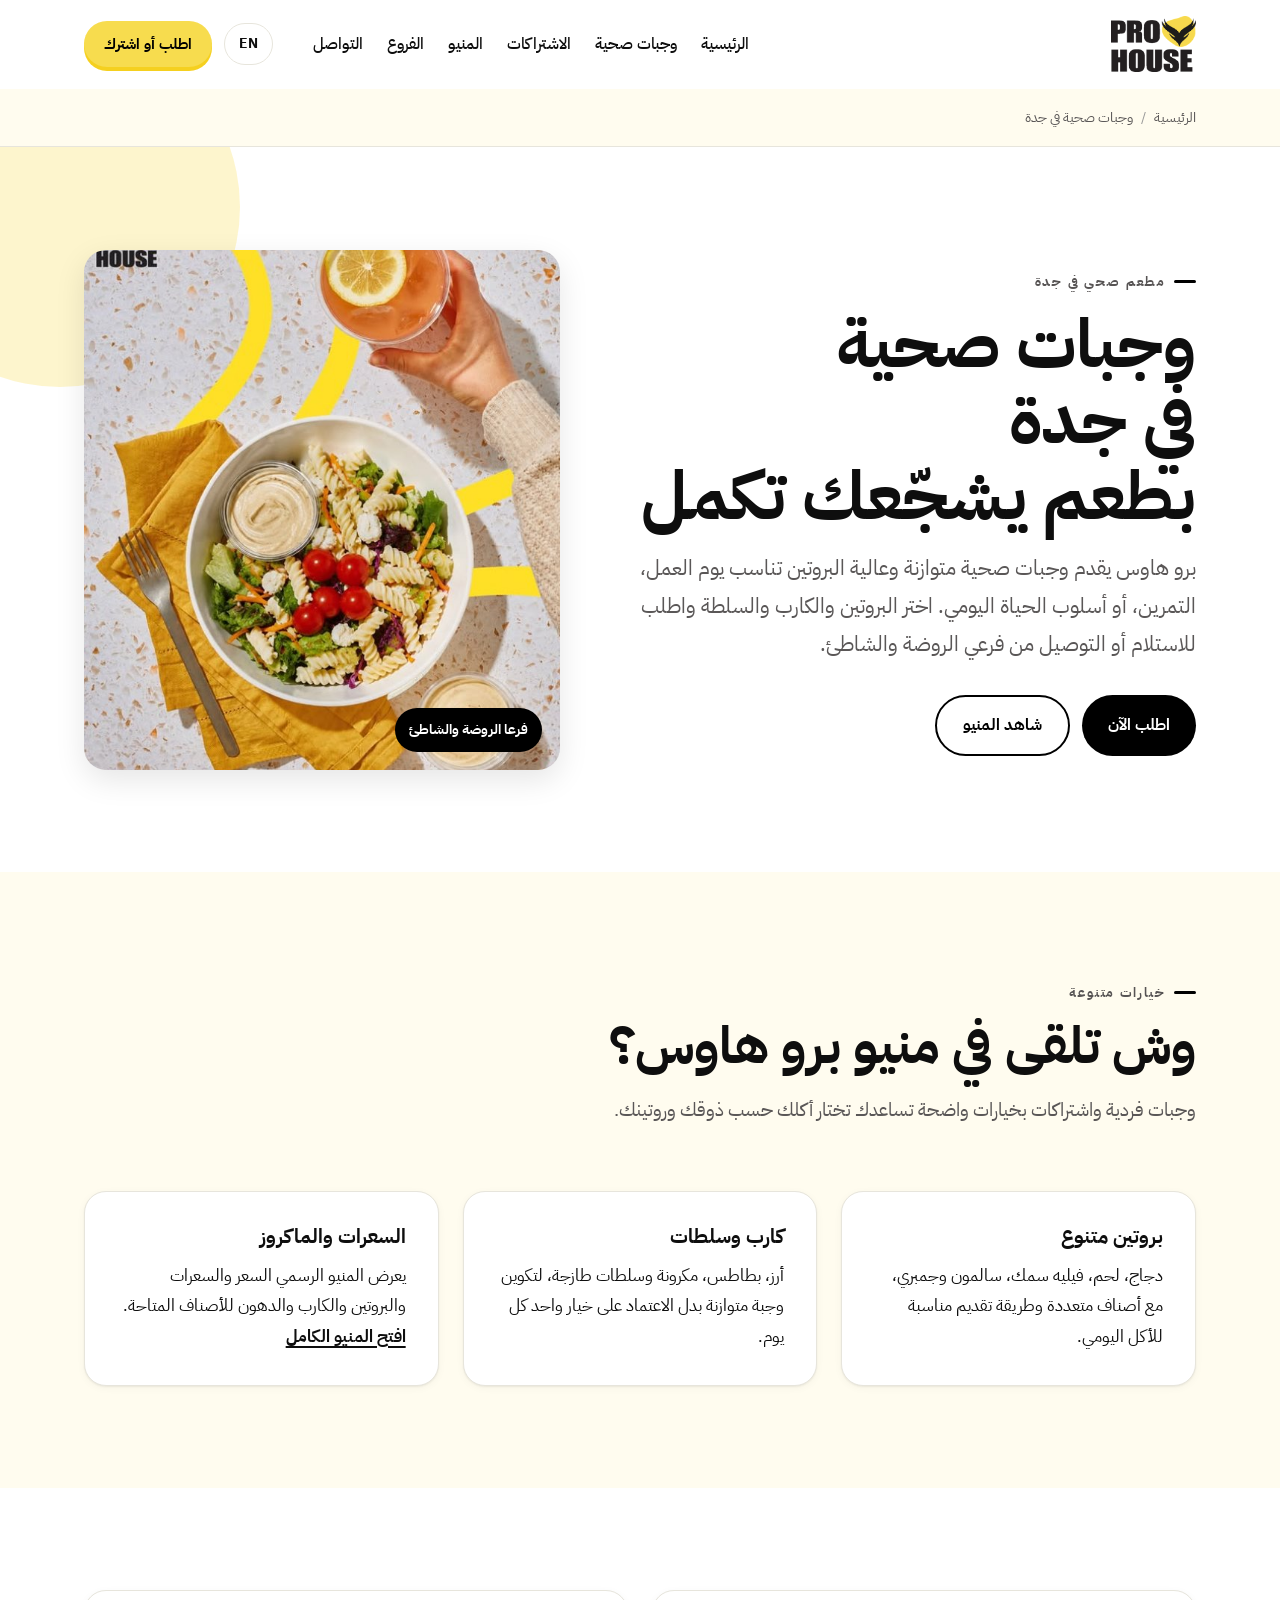
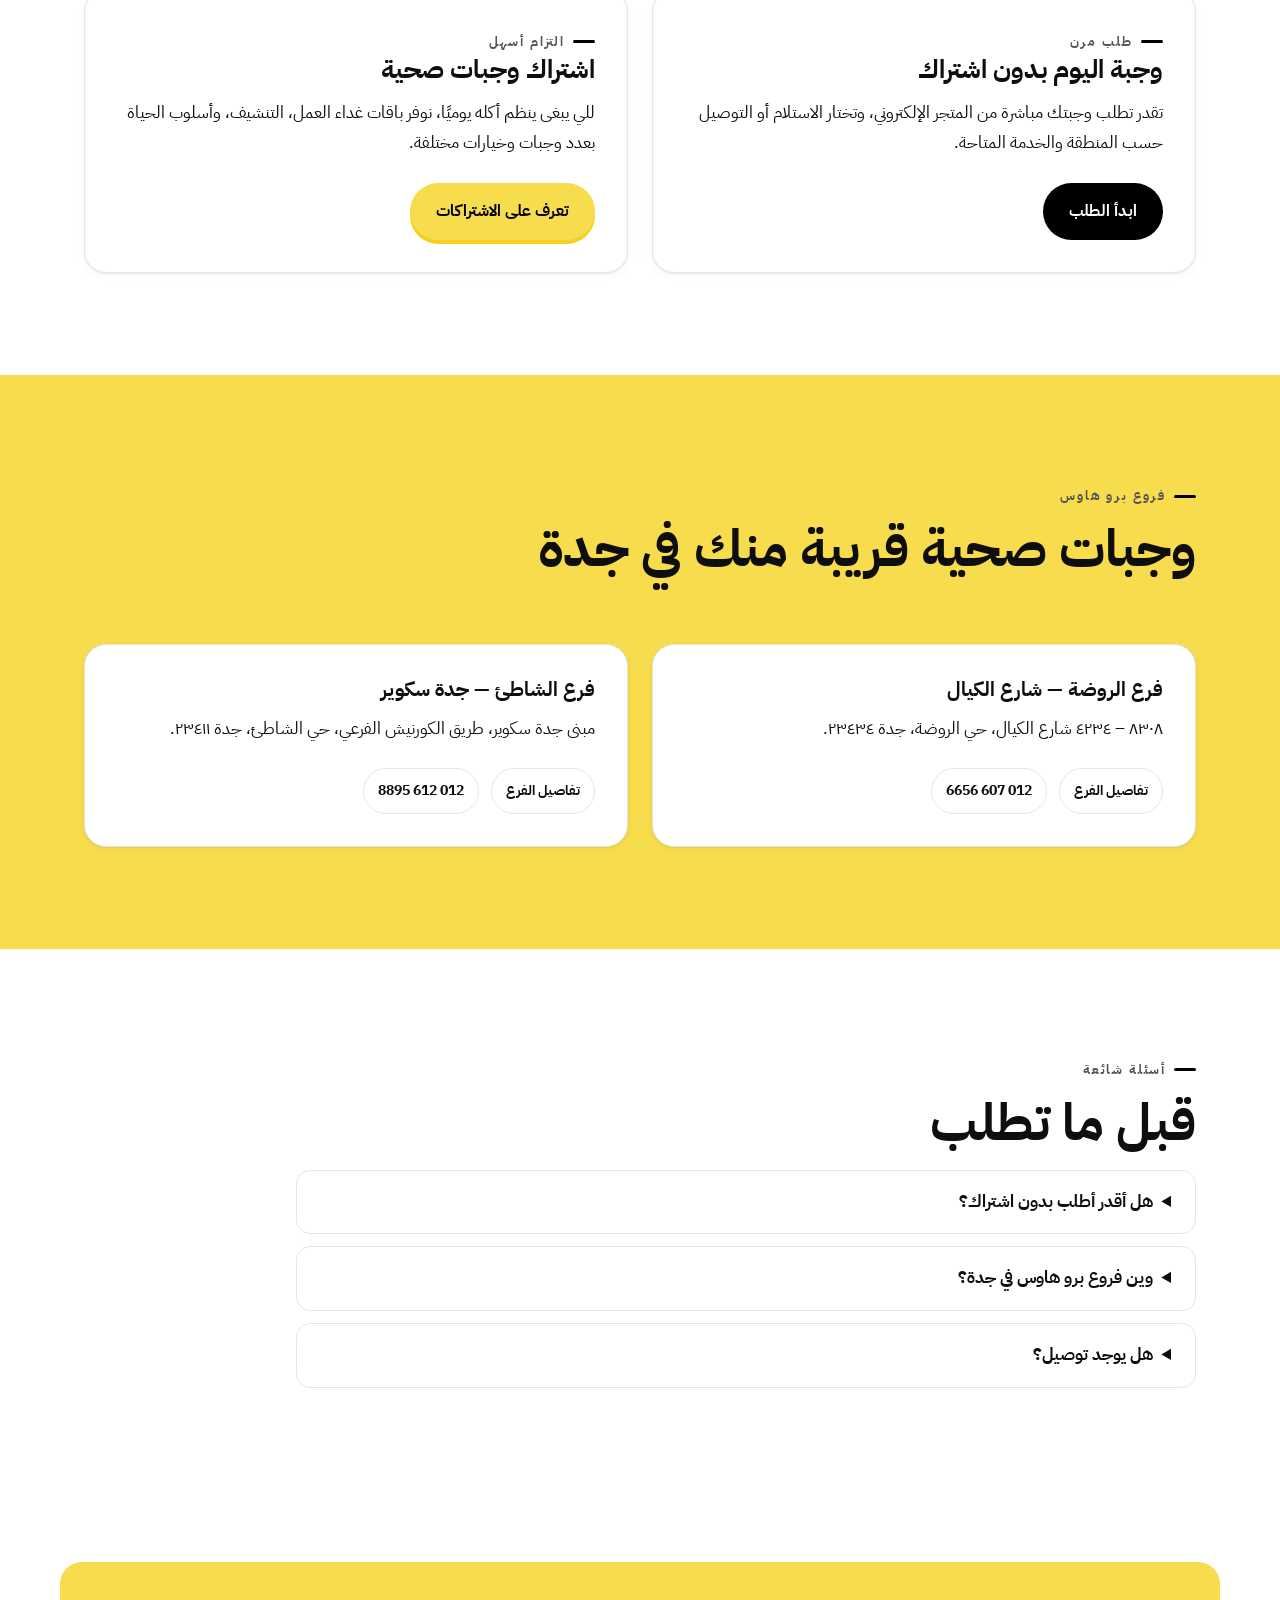
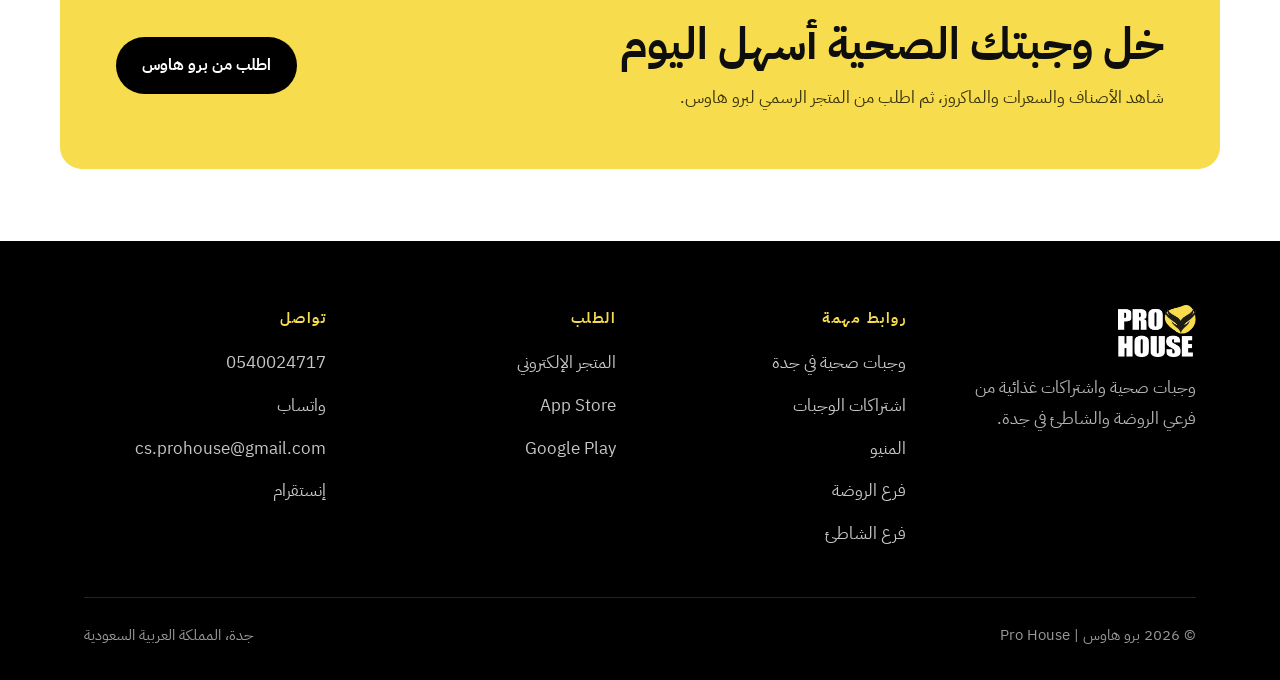
<file: healthy-meals-jeddah/index.html>
<!DOCTYPE html>
<html lang="ar" dir="rtl">
<head>
<meta charset="utf-8">
<meta name="viewport" content="width=device-width, initial-scale=1">
<title>وجبات صحية في جدة | برو هاوس</title>
<meta name="description" content="اطلب وجبات صحية عالية البروتين في جدة من برو هاوس. خيارات دجاج ولحم وسمك وسالمون وجمبري مع الكارب والسلطات، للاستلام أو التوصيل.">
<meta name="robots" content="index,follow,max-image-preview:large">
<link rel="canonical" href="https://prohouse.sa/healthy-meals-jeddah/">
<meta property="og:type" content="website">
<meta property="og:locale" content="ar_SA">
<meta property="og:site_name" content="Pro House | برو هاوس">
<meta property="og:url" content="https://prohouse.sa/healthy-meals-jeddah/">
<meta property="og:title" content="وجبات صحية في جدة | برو هاوس">
<meta property="og:description" content="اطلب وجبات صحية عالية البروتين في جدة من برو هاوس. خيارات دجاج ولحم وسمك وسالمون وجمبري مع الكارب والسلطات، للاستلام أو التوصيل.">
<meta property="og:image" content="https://prohouse.sa/assets/brand/og-image.jpg">
<meta property="og:image:alt" content="أطباق برو هاوس الصحية">
<meta name="twitter:card" content="summary_large_image">
<meta name="twitter:title" content="وجبات صحية في جدة | برو هاوس">
<meta name="twitter:description" content="اطلب وجبات صحية عالية البروتين في جدة من برو هاوس. خيارات دجاج ولحم وسمك وسالمون وجمبري مع الكارب والسلطات، للاستلام أو التوصيل.">
<meta name="twitter:image" content="https://prohouse.sa/assets/brand/og-image.jpg">
<meta name="theme-color" content="#F7DC4E">
<script defer src="https://cdn.counter.dev/script.js" data-id="prohouse-sa" data-utcoffset="3"></script>
<script async src="https://www.googletagmanager.com/gtag/js?id=G-NGX6Q1TR8X"></script>
<script>
  window.dataLayer = window.dataLayer || [];
  function gtag(){dataLayer.push(arguments);}
  gtag('js', new Date());
  gtag('config', 'G-NGX6Q1TR8X');
</script>
<link rel="icon" href="../assets/brand/icon.png">
<link rel="apple-touch-icon" href="../assets/brand/icon-large.png">
<link rel="preload" as="image" href="../assets/brand/food-hero-ar.jpg" fetchpriority="high">
<link rel="preconnect" href="https://fonts.googleapis.com">
<link rel="preconnect" href="https://fonts.gstatic.com" crossorigin>
<link rel="stylesheet" href="https://fonts.googleapis.com/css2?family=Anton&family=IBM+Plex+Sans+Arabic:wght@400;500;600;700&display=swap">
<link rel="stylesheet" href="../assets/style.css">
<link rel="stylesheet" href="../assets/seo-pages.css">
</head>
<body class="seo-page">

<a class="skip" href="#main">تخطَّ إلى المحتوى</a>
<header class="site-header">
  <div class="wrap nav-bar">
    <a class="brand" href="../" aria-label="برو هاوس — الصفحة الرئيسية">
      <img src="../assets/brand/logo-on-light.png" alt="برو هاوس" width="85" height="56">
    </a>
    <nav class="nav-links" id="nav" aria-label="التنقل الرئيسي">
      <a href="../">الرئيسية</a>
      <a href="../healthy-meals-jeddah/">وجبات صحية</a>
      <a href="../meal-subscriptions-jeddah/">الاشتراكات</a>
      <a href="../menu/">المنيو</a>
      <a href="../#branches">الفروع</a>
      <a href="../#contact">التواصل</a>
    </nav>
    <div class="nav-actions">
      <a class="lang-link" href="../en/" hreflang="en" lang="en">EN</a>
      <a class="btn btn-yellow btn-sm" href="https://app.techrar.com/prohouse" target="_blank" rel="noopener">اطلب أو اشترك</a>
      <button class="nav-toggle" aria-label="القائمة" aria-expanded="false" aria-controls="nav">
        <span></span><span></span><span></span>
      </button>
    </div>
  </div>
</header>
<nav class="breadcrumbs" aria-label="مسار الصفحة"><div class="wrap"><ol><li><a href="../">الرئيسية</a></li><li aria-current="page">وجبات صحية في جدة</li></ol></div></nav>
<main id="main">
  <section class="seo-hero">
    <div class="wrap seo-hero-grid">
      <div>
        <span class="eyebrow">مطعم صحي في جدة</span>
        <h1>وجبات صحية في جدة<br>بطعم يشجّعك تكمل</h1>
        <p class="lede">برو هاوس يقدم وجبات صحية متوازنة وعالية البروتين تناسب يوم العمل، التمرين، أو أسلوب الحياة اليومي. اختر البروتين والكارب والسلطة واطلب للاستلام أو التوصيل من فرعي الروضة والشاطئ.</p>
        <div class="hero-cta">
          <a class="btn btn-primary" href="https://app.techrar.com/prohouse" target="_blank" rel="noopener">اطلب الآن</a>
          <a class="btn btn-outline" href="../menu/">شاهد المنيو</a>
        </div>
      </div>
      <div class="seo-hero-media">
        <img src="../assets/brand/food-hero-ar.jpg" alt="وجبة صحية من برو هاوس في جدة" width="638" height="797" fetchpriority="high">
        <span class="seo-badge">فرعا الروضة والشاطئ</span>
      </div>
    </div>
  </section>

  <section class="seo-section band-cream">
    <div class="wrap">
      <div class="sec-head">
        <span class="eyebrow">خيارات متنوعة</span>
        <h2 class="sec-title">وش تلقى في منيو برو هاوس؟</h2>
        <p class="sec-lede">وجبات فردية واشتراكات بخيارات واضحة تساعدك تختار أكلك حسب ذوقك وروتينك.</p>
      </div>
      <div class="seo-grid-3" style="margin-top:var(--s6)">
        <article class="seo-card"><h3>بروتين متنوع</h3><p>دجاج، لحم، فيليه سمك، سالمون وجمبري، مع أصناف متعددة وطريقة تقديم مناسبة للأكل اليومي.</p></article>
        <article class="seo-card"><h3>كارب وسلطات</h3><p>أرز، بطاطس، مكرونة وسلطات طازجة، لتكوين وجبة متوازنة بدل الاعتماد على خيار واحد كل يوم.</p></article>
        <article class="seo-card"><h3>السعرات والماكروز</h3><p>يعرض المنيو الرسمي السعر والسعرات والبروتين والكارب والدهون للأصناف المتاحة.</p><a class="text-link" href="../menu/">افتح المنيو الكامل</a></article>
      </div>
    </div>
  </section>

  <section class="seo-section">
    <div class="wrap seo-grid-2">
      <article class="seo-card">
        <span class="eyebrow">طلب مرن</span>
        <h2>وجبة اليوم بدون اشتراك</h2>
        <p>تقدر تطلب وجبتك مباشرة من المتجر الإلكتروني، وتختار الاستلام أو التوصيل حسب المنطقة والخدمة المتاحة.</p>
        <a class="btn btn-primary" href="https://app.techrar.com/prohouse" target="_blank" rel="noopener">ابدأ الطلب</a>
      </article>
      <article class="seo-card">
        <span class="eyebrow">التزام أسهل</span>
        <h2>اشتراك وجبات صحية</h2>
        <p>للي يبغى ينظم أكله يوميًا، نوفر باقات غداء العمل، التنشيف، وأسلوب الحياة بعدد وجبات وخيارات مختلفة.</p>
        <a class="btn btn-yellow" href="../meal-subscriptions-jeddah/">تعرف على الاشتراكات</a>
      </article>
    </div>
  </section>

  <section class="seo-section band-yellow">
    <div class="wrap">
      <div class="sec-head">
        <span class="eyebrow">فروع برو هاوس</span>
        <h2 class="sec-title">وجبات صحية قريبة منك في جدة</h2>
      </div>
      <div class="seo-grid-2" style="margin-top:var(--s6)">
        <article class="seo-card">
          <h3>فرع الروضة — شارع الكيال</h3>
          <p>٨٣٠٨ – ٤٢٣٤ شارع الكيال، حي الروضة، جدة ٢٣٤٣٤.</p>
          <div class="quick-links"><a href="../branches/al-rawdah/">تفاصيل الفرع</a><a href="tel:+966126076656">012 607 6656</a></div>
        </article>
        <article class="seo-card">
          <h3>فرع الشاطئ — جدة سكوير</h3>
          <p>مبنى جدة سكوير، طريق الكورنيش الفرعي، حي الشاطئ، جدة ٢٣٤١١.</p>
          <div class="quick-links"><a href="../branches/al-shati/">تفاصيل الفرع</a><a href="tel:+966126128895">012 612 8895</a></div>
        </article>
      </div>
    </div>
  </section>

  <section class="seo-section">
    <div class="wrap">
      <span class="eyebrow">أسئلة شائعة</span>
      <h2 class="sec-title">قبل ما تطلب</h2>
      <div class="faq-list">
        <details><summary>هل أقدر أطلب بدون اشتراك؟</summary><p>نعم. تقدر تطلب وجبات فردية مباشرة من المتجر الإلكتروني، والاشتراك خيار منفصل للي يبغى تنظيم وجباته لفترة أطول.</p></details>
        <details><summary>وين فروع برو هاوس في جدة؟</summary><p>فرع الروضة في شارع الكيال، وفرع الشاطئ في مبنى جدة سكوير على طريق الكورنيش الفرعي.</p></details>
        <details><summary>هل يوجد توصيل؟</summary><p>الموقع الرسمي يوضح توفر خدمات التوصيل إلى جدة ومكة المكرمة والطائف، وقد تختلف المواعيد والتغطية حسب المنطقة.</p></details>
      </div>
    </div>
  </section>

  <section class="seo-section compact">
    <div class="wrap seo-callout">
      <div><h2>خل وجبتك الصحية أسهل اليوم</h2><p>شاهد الأصناف والسعرات والماكروز، ثم اطلب من المتجر الرسمي لبرو هاوس.</p></div>
      <a class="btn btn-primary" href="https://app.techrar.com/prohouse" target="_blank" rel="noopener">اطلب من برو هاوس</a>
    </div>
  </section>
</main>

<footer class="site-footer">
  <div class="wrap">
    <div class="footer-top">
      <div>
        <img src="../assets/brand/logo-on-dark.png" alt="برو هاوس" width="78" height="52" loading="lazy">
        <p style="margin-top:var(--s4);color:rgba(255,255,255,.7);max-width:32ch">وجبات صحية واشتراكات غذائية من فرعي الروضة والشاطئ في جدة.</p>
      </div>
      <div>
        <h4>روابط مهمة</h4>
        <ul>
          <li><a href="../healthy-meals-jeddah/">وجبات صحية في جدة</a></li>
          <li><a href="../meal-subscriptions-jeddah/">اشتراكات الوجبات</a></li>
          <li><a href="../menu/">المنيو</a></li>
          <li><a href="../branches/al-rawdah/">فرع الروضة</a></li>
          <li><a href="../branches/al-shati/">فرع الشاطئ</a></li>
        </ul>
      </div>
      <div>
        <h4>الطلب</h4>
        <ul>
          <li><a href="https://app.techrar.com/prohouse" target="_blank" rel="noopener">المتجر الإلكتروني</a></li>
          <li><a href="https://apps.apple.com/sa/app/pro-house-%D8%A8%D8%B1%D9%88-%D9%87%D8%A7%D9%88%D8%B3/id6466739432?l=ar" target="_blank" rel="noopener">App Store</a></li>
          <li><a href="https://play.google.com/store/apps/details?id=com.yumealz.prohouse" target="_blank" rel="noopener">Google Play</a></li>
        </ul>
      </div>
      <div>
        <h4>تواصل</h4>
        <ul>
          <li><a href="tel:+966540024717" dir="ltr">0540024717</a></li>
          <li><a href="https://iwtsp.com/966540024717" target="_blank" rel="noopener">واتساب</a></li>
          <li><a href="mailto:cs.prohouse@gmail.com">cs.prohouse@gmail.com</a></li>
          <li><a href="https://www.instagram.com/prohouse.sa/" target="_blank" rel="noopener">إنستقرام</a></li>
        </ul>
      </div>
    </div>
    <div class="footer-bottom">
      <span>© <span id="year">2026</span> برو هاوس | Pro House</span>
      <span>جدة، المملكة العربية السعودية</span>
    </div>
  </div>
</footer>
<script src="../assets/main.js" defer></script>
<script type="application/ld+json">
{
  "@context": "https://schema.org",
  "@graph": [
    {
      "@type": "WebPage",
      "@id": "https://prohouse.sa/healthy-meals-jeddah/#webpage",
      "url": "https://prohouse.sa/healthy-meals-jeddah/",
      "name": "وجبات صحية في جدة | برو هاوس",
      "description": "اطلب وجبات صحية عالية البروتين في جدة من برو هاوس. خيارات دجاج ولحم وسمك وسالمون وجمبري مع الكارب والسلطات، للاستلام أو التوصيل.",
      "inLanguage": "ar",
      "isPartOf": {
        "@id": "https://prohouse.sa/#website"
      },
      "about": [
        {
          "@id": "https://prohouse.sa/branches/al-rawdah/#restaurant"
        },
        {
          "@id": "https://prohouse.sa/branches/al-shati/#restaurant"
        }
      ]
    },
    {
      "@type": "BreadcrumbList",
      "itemListElement": [
        {
          "@type": "ListItem",
          "position": 1,
          "name": "الرئيسية",
          "item": "https://prohouse.sa/"
        },
        {
          "@type": "ListItem",
          "position": 2,
          "name": "وجبات صحية في جدة",
          "item": "https://prohouse.sa/healthy-meals-jeddah/"
        }
      ]
    }
  ]
}
</script>
</body>
</html>
</file>
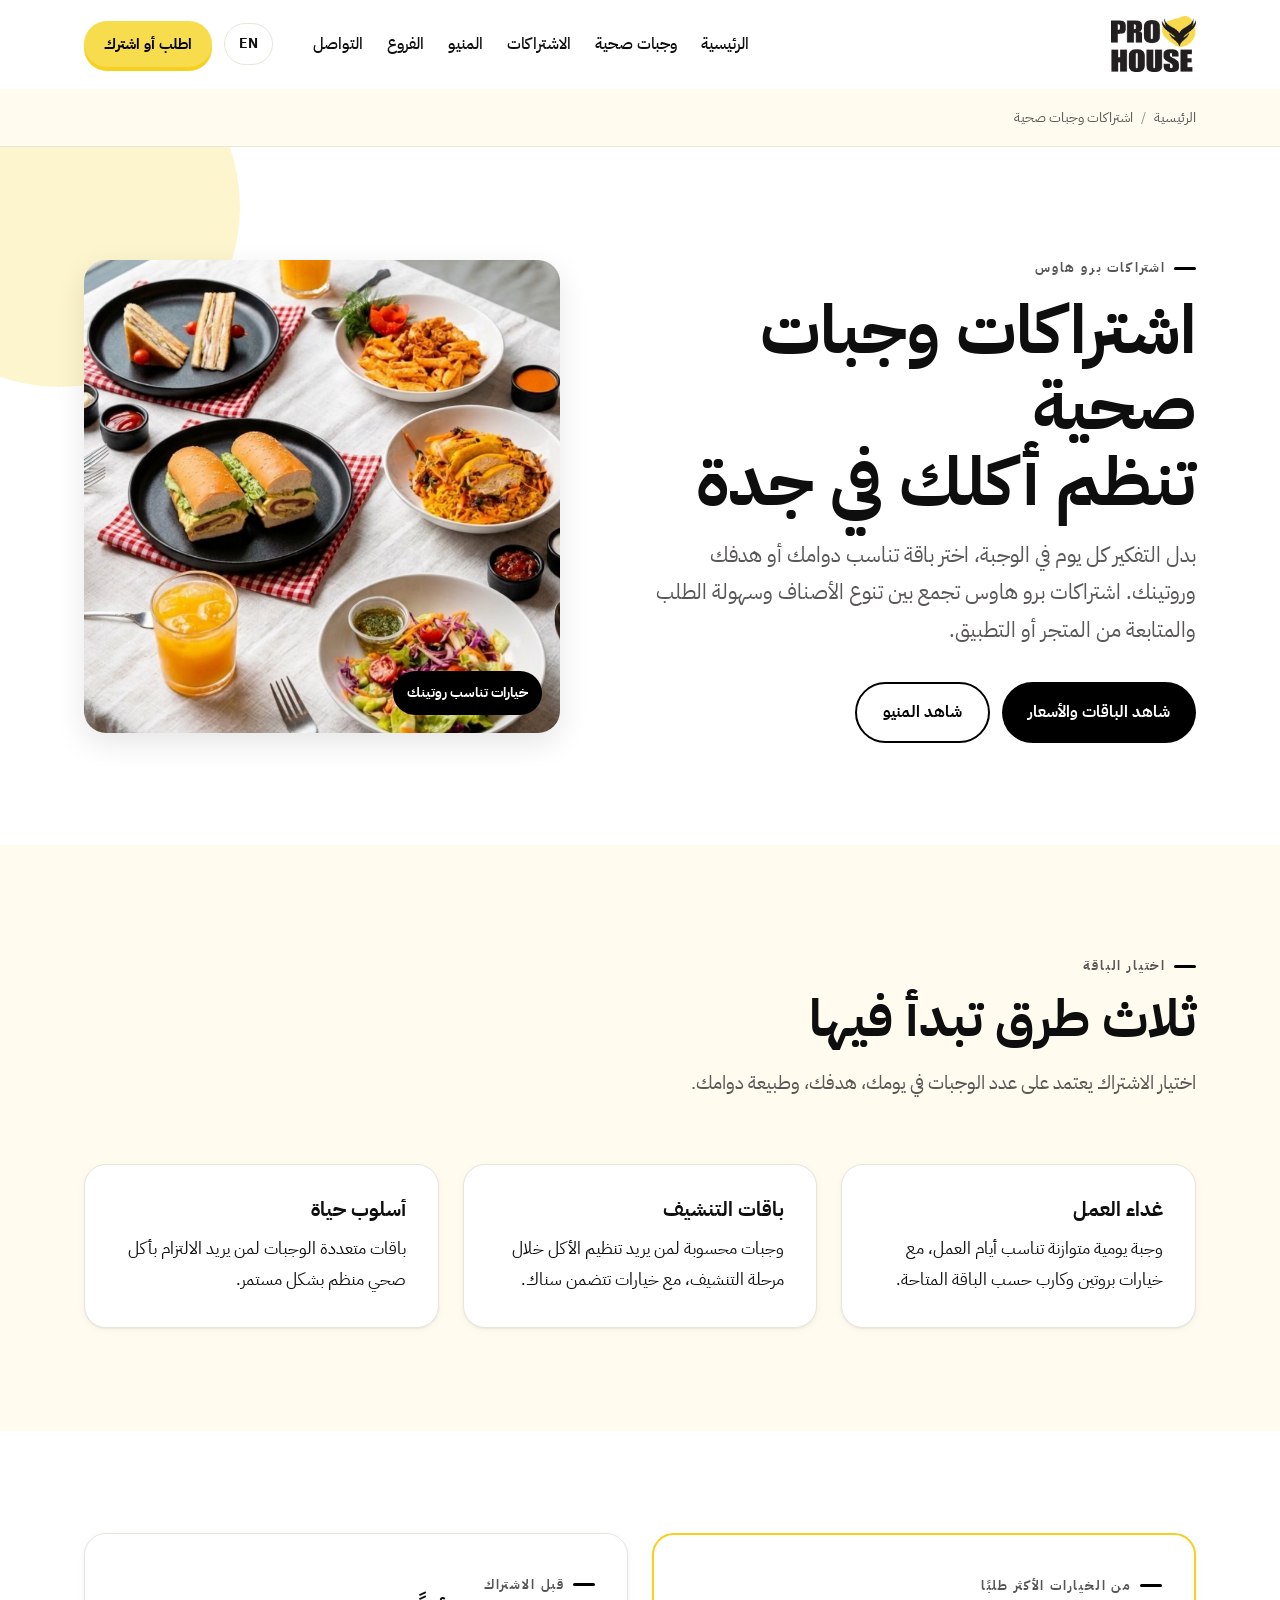
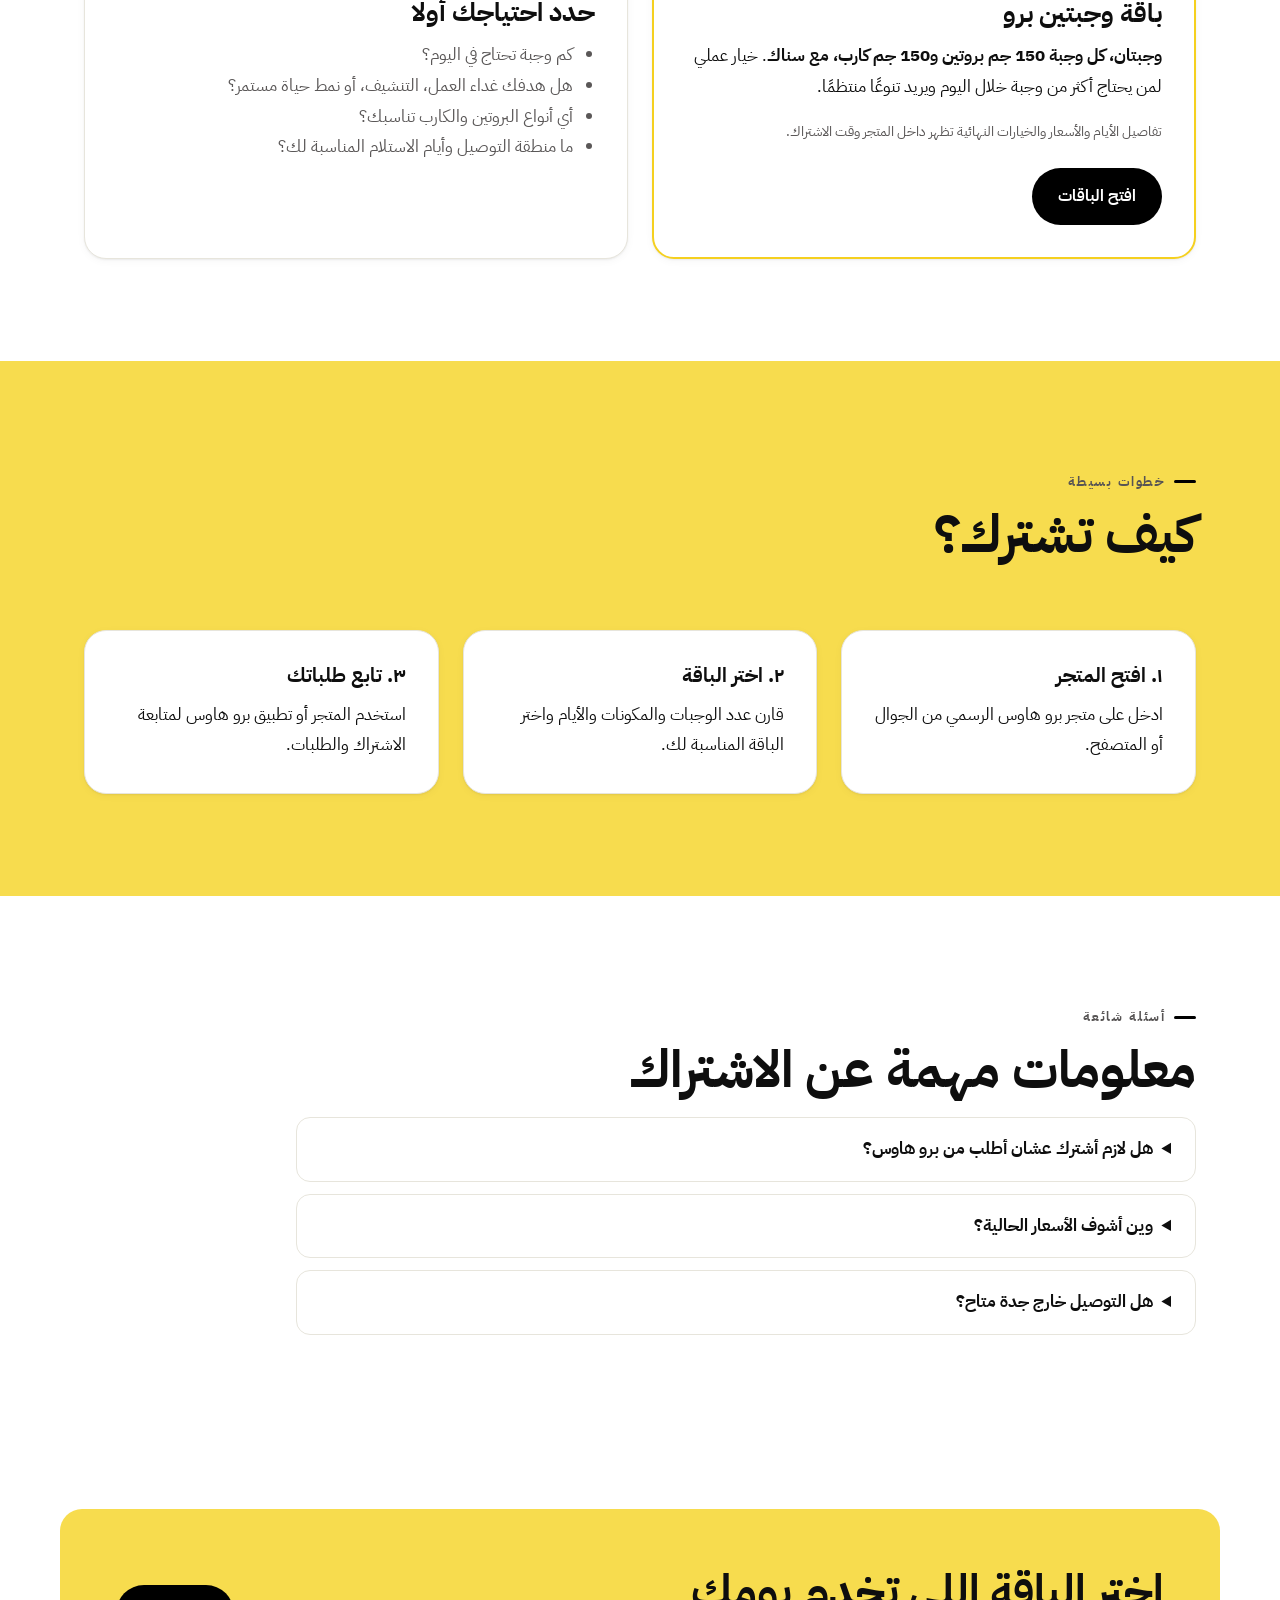
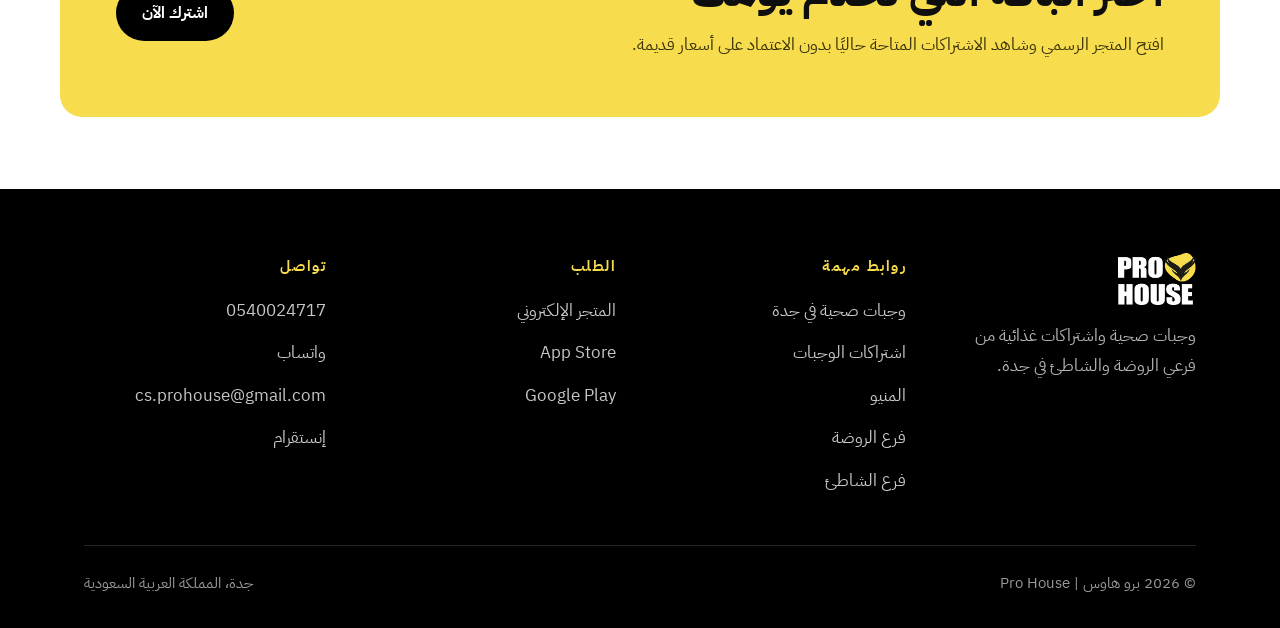
<file: meal-subscriptions-jeddah/index.html>
<!DOCTYPE html>
<html lang="ar" dir="rtl">
<head>
<meta charset="utf-8">
<meta name="viewport" content="width=device-width, initial-scale=1">
<title>اشتراكات وجبات صحية في جدة | برو هاوس</title>
<meta name="description" content="اشتراكات وجبات صحية في جدة من برو هاوس: باقات غداء العمل، التنشيف، وأسلوب الحياة مع خيارات متعددة من البروتين والكارب والسناك.">
<meta name="robots" content="index,follow,max-image-preview:large">
<link rel="canonical" href="https://prohouse.sa/meal-subscriptions-jeddah/">
<meta property="og:type" content="website">
<meta property="og:locale" content="ar_SA">
<meta property="og:site_name" content="Pro House | برو هاوس">
<meta property="og:url" content="https://prohouse.sa/meal-subscriptions-jeddah/">
<meta property="og:title" content="اشتراكات وجبات صحية في جدة | برو هاوس">
<meta property="og:description" content="اشتراكات وجبات صحية في جدة من برو هاوس: باقات غداء العمل، التنشيف، وأسلوب الحياة مع خيارات متعددة من البروتين والكارب والسناك.">
<meta property="og:image" content="https://prohouse.sa/assets/brand/og-image.jpg">
<meta property="og:image:alt" content="أطباق برو هاوس الصحية">
<meta name="twitter:card" content="summary_large_image">
<meta name="twitter:title" content="اشتراكات وجبات صحية في جدة | برو هاوس">
<meta name="twitter:description" content="اشتراكات وجبات صحية في جدة من برو هاوس: باقات غداء العمل، التنشيف، وأسلوب الحياة مع خيارات متعددة من البروتين والكارب والسناك.">
<meta name="twitter:image" content="https://prohouse.sa/assets/brand/og-image.jpg">
<meta name="theme-color" content="#F7DC4E">
<script defer src="https://cdn.counter.dev/script.js" data-id="prohouse-sa" data-utcoffset="3"></script>
<script async src="https://www.googletagmanager.com/gtag/js?id=G-NGX6Q1TR8X"></script>
<script>
  window.dataLayer = window.dataLayer || [];
  function gtag(){dataLayer.push(arguments);}
  gtag('js', new Date());
  gtag('config', 'G-NGX6Q1TR8X');
</script>
<link rel="icon" href="../assets/brand/icon.png">
<link rel="apple-touch-icon" href="../assets/brand/icon-large.png">
<link rel="preload" as="image" href="../assets/brand/food-story.jpg" fetchpriority="high">
<link rel="preconnect" href="https://fonts.googleapis.com">
<link rel="preconnect" href="https://fonts.gstatic.com" crossorigin>
<link rel="stylesheet" href="https://fonts.googleapis.com/css2?family=Anton&family=IBM+Plex+Sans+Arabic:wght@400;500;600;700&display=swap">
<link rel="stylesheet" href="../assets/style.css">
<link rel="stylesheet" href="../assets/seo-pages.css">
</head>
<body class="seo-page">

<a class="skip" href="#main">تخطَّ إلى المحتوى</a>
<header class="site-header">
  <div class="wrap nav-bar">
    <a class="brand" href="../" aria-label="برو هاوس — الصفحة الرئيسية">
      <img src="../assets/brand/logo-on-light.png" alt="برو هاوس" width="85" height="56">
    </a>
    <nav class="nav-links" id="nav" aria-label="التنقل الرئيسي">
      <a href="../">الرئيسية</a>
      <a href="../healthy-meals-jeddah/">وجبات صحية</a>
      <a href="../meal-subscriptions-jeddah/">الاشتراكات</a>
      <a href="../menu/">المنيو</a>
      <a href="../#branches">الفروع</a>
      <a href="../#contact">التواصل</a>
    </nav>
    <div class="nav-actions">
      <a class="lang-link" href="../en/" hreflang="en" lang="en">EN</a>
      <a class="btn btn-yellow btn-sm" href="https://app.techrar.com/prohouse" target="_blank" rel="noopener">اطلب أو اشترك</a>
      <button class="nav-toggle" aria-label="القائمة" aria-expanded="false" aria-controls="nav">
        <span></span><span></span><span></span>
      </button>
    </div>
  </div>
</header>
<nav class="breadcrumbs" aria-label="مسار الصفحة"><div class="wrap"><ol><li><a href="../">الرئيسية</a></li><li aria-current="page">اشتراكات وجبات صحية</li></ol></div></nav>
<main id="main">
  <section class="seo-hero">
    <div class="wrap seo-hero-grid">
      <div>
        <span class="eyebrow">اشتراكات برو هاوس</span>
        <h1>اشتراكات وجبات صحية<br>تنظم أكلك في جدة</h1>
        <p class="lede">بدل التفكير كل يوم في الوجبة، اختر باقة تناسب دوامك أو هدفك وروتينك. اشتراكات برو هاوس تجمع بين تنوع الأصناف وسهولة الطلب والمتابعة من المتجر أو التطبيق.</p>
        <div class="hero-cta">
          <a class="btn btn-primary" href="https://app.techrar.com/prohouse" target="_blank" rel="noopener">شاهد الباقات والأسعار</a>
          <a class="btn btn-outline" href="../menu/">شاهد المنيو</a>
        </div>
      </div>
      <div class="seo-hero-media">
        <img src="../assets/brand/food-story.jpg" alt="أطباق متنوعة ضمن اشتراكات وجبات برو هاوس" width="798" height="792" fetchpriority="high">
        <span class="seo-badge">خيارات تناسب روتينك</span>
      </div>
    </div>
  </section>

  <section class="seo-section band-cream">
    <div class="wrap">
      <div class="sec-head">
        <span class="eyebrow">اختيار الباقة</span>
        <h2 class="sec-title">ثلاث طرق تبدأ فيها</h2>
        <p class="sec-lede">اختيار الاشتراك يعتمد على عدد الوجبات في يومك، هدفك، وطبيعة دوامك.</p>
      </div>
      <div class="seo-grid-3" style="margin-top:var(--s6)">
        <article class="seo-card"><h3>غداء العمل</h3><p>وجبة يومية متوازنة تناسب أيام العمل، مع خيارات بروتين وكارب حسب الباقة المتاحة.</p></article>
        <article class="seo-card"><h3>باقات التنشيف</h3><p>وجبات محسوبة لمن يريد تنظيم الأكل خلال مرحلة التنشيف، مع خيارات تتضمن سناك.</p></article>
        <article class="seo-card"><h3>أسلوب حياة</h3><p>باقات متعددة الوجبات لمن يريد الالتزام بأكل صحي منظم بشكل مستمر.</p></article>
      </div>
    </div>
  </section>

  <section class="seo-section">
    <div class="wrap seo-grid-2">
      <article class="seo-card" style="border-width:2px;border-color:var(--yellow-deep)">
        <span class="eyebrow">من الخيارات الأكثر طلبًا</span>
        <h2>باقة وجبتين برو</h2>
        <p><strong>وجبتان، كل وجبة 150 جم بروتين و150 جم كارب، مع سناك</strong>. خيار عملي لمن يحتاج أكثر من وجبة خلال اليوم ويريد تنوعًا منتظمًا.</p>
        <p class="seo-note">تفاصيل الأيام والأسعار والخيارات النهائية تظهر داخل المتجر وقت الاشتراك.</p>
        <a class="btn btn-primary" href="https://app.techrar.com/prohouse" target="_blank" rel="noopener">افتح الباقات</a>
      </article>
      <article class="seo-card">
        <span class="eyebrow">قبل الاشتراك</span>
        <h2>حدد احتياجك أولًا</h2>
        <ul>
          <li>كم وجبة تحتاج في اليوم؟</li>
          <li>هل هدفك غداء العمل، التنشيف، أو نمط حياة مستمر؟</li>
          <li>أي أنواع البروتين والكارب تناسبك؟</li>
          <li>ما منطقة التوصيل وأيام الاستلام المناسبة لك؟</li>
        </ul>
      </article>
    </div>
  </section>

  <section class="seo-section band-yellow">
    <div class="wrap">
      <div class="sec-head">
        <span class="eyebrow">خطوات بسيطة</span>
        <h2 class="sec-title">كيف تشترك؟</h2>
      </div>
      <div class="seo-grid-3" style="margin-top:var(--s6)">
        <article class="seo-card"><h3>١. افتح المتجر</h3><p>ادخل على متجر برو هاوس الرسمي من الجوال أو المتصفح.</p></article>
        <article class="seo-card"><h3>٢. اختر الباقة</h3><p>قارن عدد الوجبات والمكونات والأيام واختر الباقة المناسبة لك.</p></article>
        <article class="seo-card"><h3>٣. تابع طلباتك</h3><p>استخدم المتجر أو تطبيق برو هاوس لمتابعة الاشتراك والطلبات.</p></article>
      </div>
    </div>
  </section>

  <section class="seo-section">
    <div class="wrap">
      <span class="eyebrow">أسئلة شائعة</span>
      <h2 class="sec-title">معلومات مهمة عن الاشتراك</h2>
      <div class="faq-list">
        <details><summary>هل لازم أشترك عشان أطلب من برو هاوس؟</summary><p>لا. تقدر تطلب وجبات فردية من المنيو، والاشتراكات مخصصة لمن يريد وجبات منظمة لفترة أطول.</p></details>
        <details><summary>وين أشوف الأسعار الحالية؟</summary><p>الأسعار والتفاصيل الأحدث تظهر في المتجر الإلكتروني وتطبيق برو هاوس، لذلك نربط مباشرة بالمتجر بدل تثبيت سعر قد يتغير في هذه الصفحة.</p></details>
        <details><summary>هل التوصيل خارج جدة متاح؟</summary><p>الموقع الرسمي يذكر التوصيل إلى جدة ومكة المكرمة والطائف. تحقق من التغطية والمواعيد داخل المتجر عند إدخال عنوانك.</p></details>
      </div>
    </div>
  </section>

  <section class="seo-section compact">
    <div class="wrap seo-callout">
      <div><h2>اختر الباقة اللي تخدم يومك</h2><p>افتح المتجر الرسمي وشاهد الاشتراكات المتاحة حاليًا بدون الاعتماد على أسعار قديمة.</p></div>
      <a class="btn btn-primary" href="https://app.techrar.com/prohouse" target="_blank" rel="noopener">اشترك الآن</a>
    </div>
  </section>
</main>

<footer class="site-footer">
  <div class="wrap">
    <div class="footer-top">
      <div>
        <img src="../assets/brand/logo-on-dark.png" alt="برو هاوس" width="78" height="52" loading="lazy">
        <p style="margin-top:var(--s4);color:rgba(255,255,255,.7);max-width:32ch">وجبات صحية واشتراكات غذائية من فرعي الروضة والشاطئ في جدة.</p>
      </div>
      <div>
        <h4>روابط مهمة</h4>
        <ul>
          <li><a href="../healthy-meals-jeddah/">وجبات صحية في جدة</a></li>
          <li><a href="../meal-subscriptions-jeddah/">اشتراكات الوجبات</a></li>
          <li><a href="../menu/">المنيو</a></li>
          <li><a href="../branches/al-rawdah/">فرع الروضة</a></li>
          <li><a href="../branches/al-shati/">فرع الشاطئ</a></li>
        </ul>
      </div>
      <div>
        <h4>الطلب</h4>
        <ul>
          <li><a href="https://app.techrar.com/prohouse" target="_blank" rel="noopener">المتجر الإلكتروني</a></li>
          <li><a href="https://apps.apple.com/sa/app/pro-house-%D8%A8%D8%B1%D9%88-%D9%87%D8%A7%D9%88%D8%B3/id6466739432?l=ar" target="_blank" rel="noopener">App Store</a></li>
          <li><a href="https://play.google.com/store/apps/details?id=com.yumealz.prohouse" target="_blank" rel="noopener">Google Play</a></li>
        </ul>
      </div>
      <div>
        <h4>تواصل</h4>
        <ul>
          <li><a href="tel:+966540024717" dir="ltr">0540024717</a></li>
          <li><a href="https://iwtsp.com/966540024717" target="_blank" rel="noopener">واتساب</a></li>
          <li><a href="mailto:cs.prohouse@gmail.com">cs.prohouse@gmail.com</a></li>
          <li><a href="https://www.instagram.com/prohouse.sa/" target="_blank" rel="noopener">إنستقرام</a></li>
        </ul>
      </div>
    </div>
    <div class="footer-bottom">
      <span>© <span id="year">2026</span> برو هاوس | Pro House</span>
      <span>جدة، المملكة العربية السعودية</span>
    </div>
  </div>
</footer>
<script src="../assets/main.js" defer></script>
<script type="application/ld+json">
{
  "@context": "https://schema.org",
  "@graph": [
    {
      "@type": "WebPage",
      "@id": "https://prohouse.sa/meal-subscriptions-jeddah/#webpage",
      "url": "https://prohouse.sa/meal-subscriptions-jeddah/",
      "name": "اشتراكات وجبات صحية في جدة | برو هاوس",
      "description": "اشتراكات وجبات صحية في جدة من برو هاوس: باقات غداء العمل، التنشيف، وأسلوب الحياة مع خيارات متعددة من البروتين والكارب والسناك.",
      "inLanguage": "ar",
      "isPartOf": {
        "@id": "https://prohouse.sa/#website"
      }
    },
    {
      "@type": "Service",
      "@id": "https://prohouse.sa/meal-subscriptions-jeddah/#service",
      "name": "اشتراكات وجبات برو هاوس",
      "serviceType": "اشتراكات وجبات صحية",
      "url": "https://prohouse.sa/meal-subscriptions-jeddah/",
      "provider": {
        "@id": "https://prohouse.sa/#organization"
      },
      "areaServed": [
        {
          "@type": "City",
          "name": "جدة"
        },
        {
          "@type": "City",
          "name": "مكة المكرمة"
        },
        {
          "@type": "City",
          "name": "الطائف"
        }
      ]
    },
    {
      "@type": "BreadcrumbList",
      "itemListElement": [
        {
          "@type": "ListItem",
          "position": 1,
          "name": "الرئيسية",
          "item": "https://prohouse.sa/"
        },
        {
          "@type": "ListItem",
          "position": 2,
          "name": "اشتراكات وجبات صحية",
          "item": "https://prohouse.sa/meal-subscriptions-jeddah/"
        }
      ]
    }
  ]
}
</script>
</body>
</html>
</file>
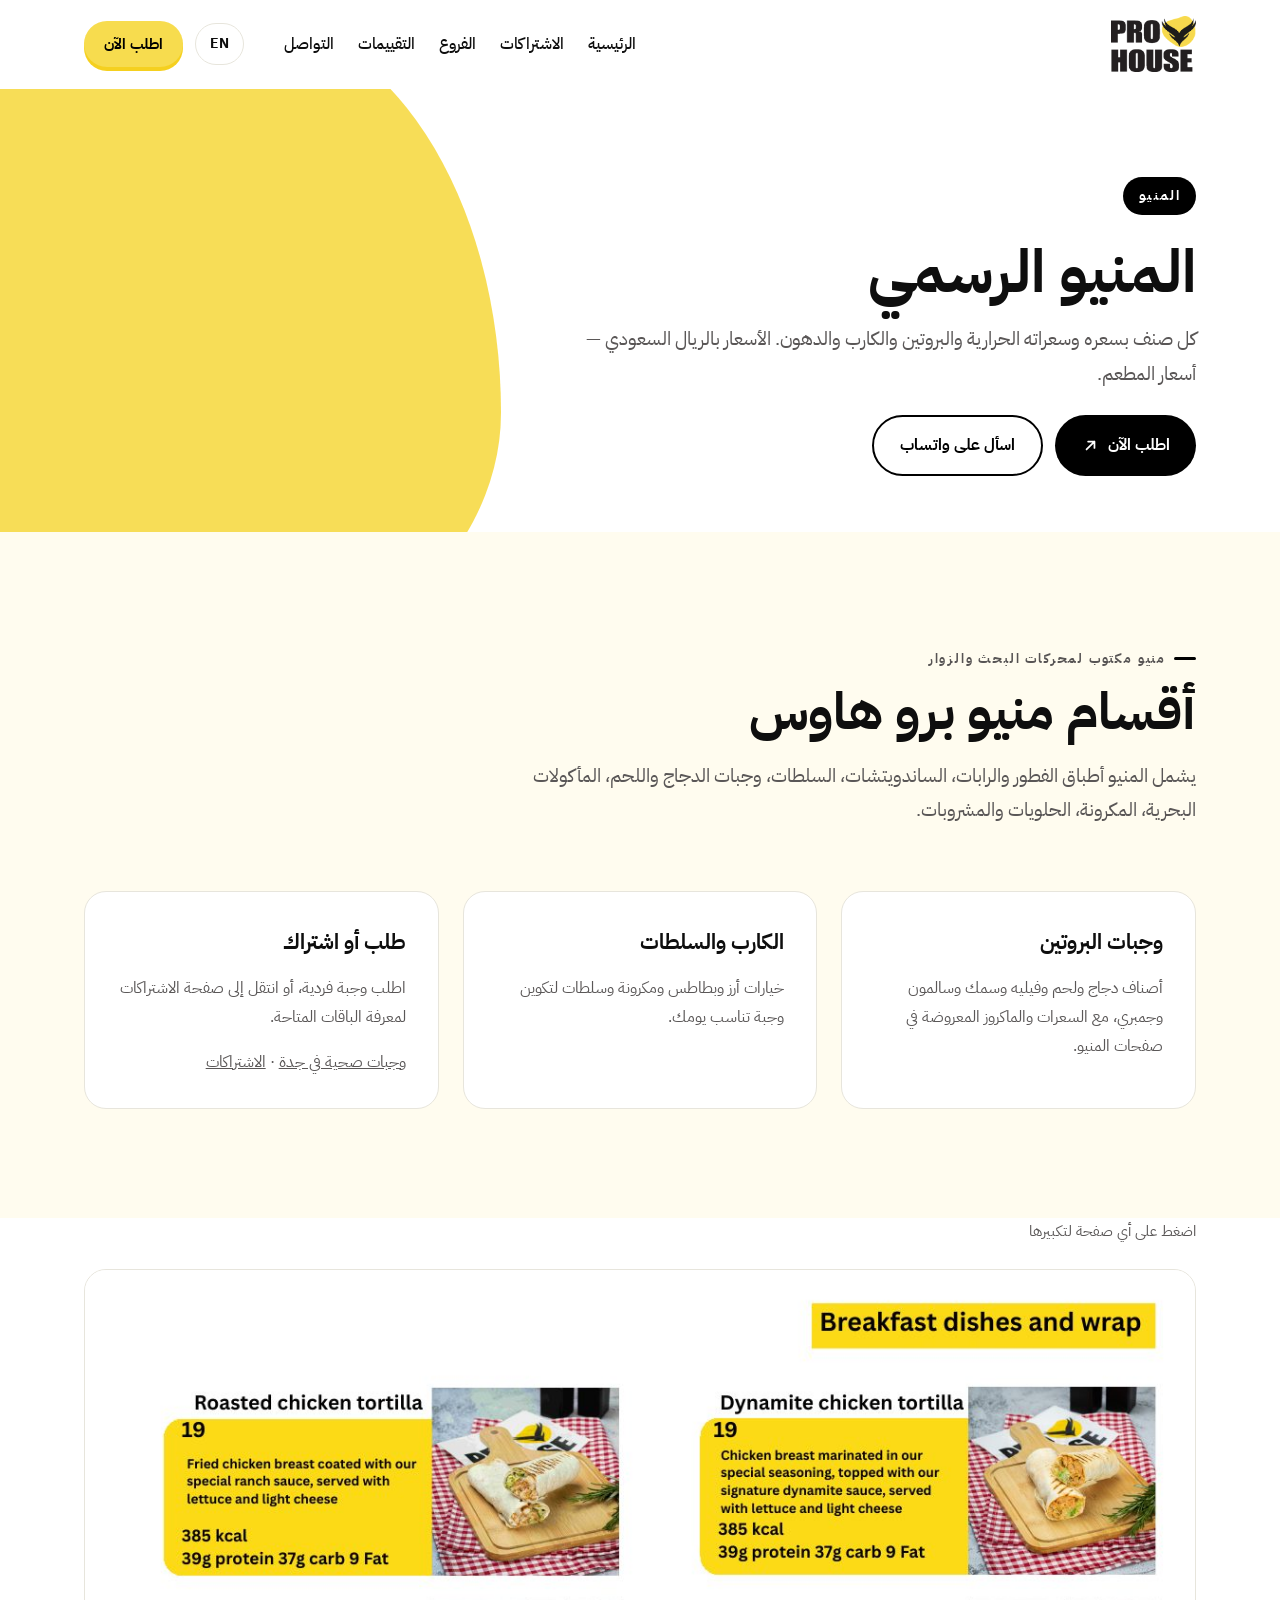
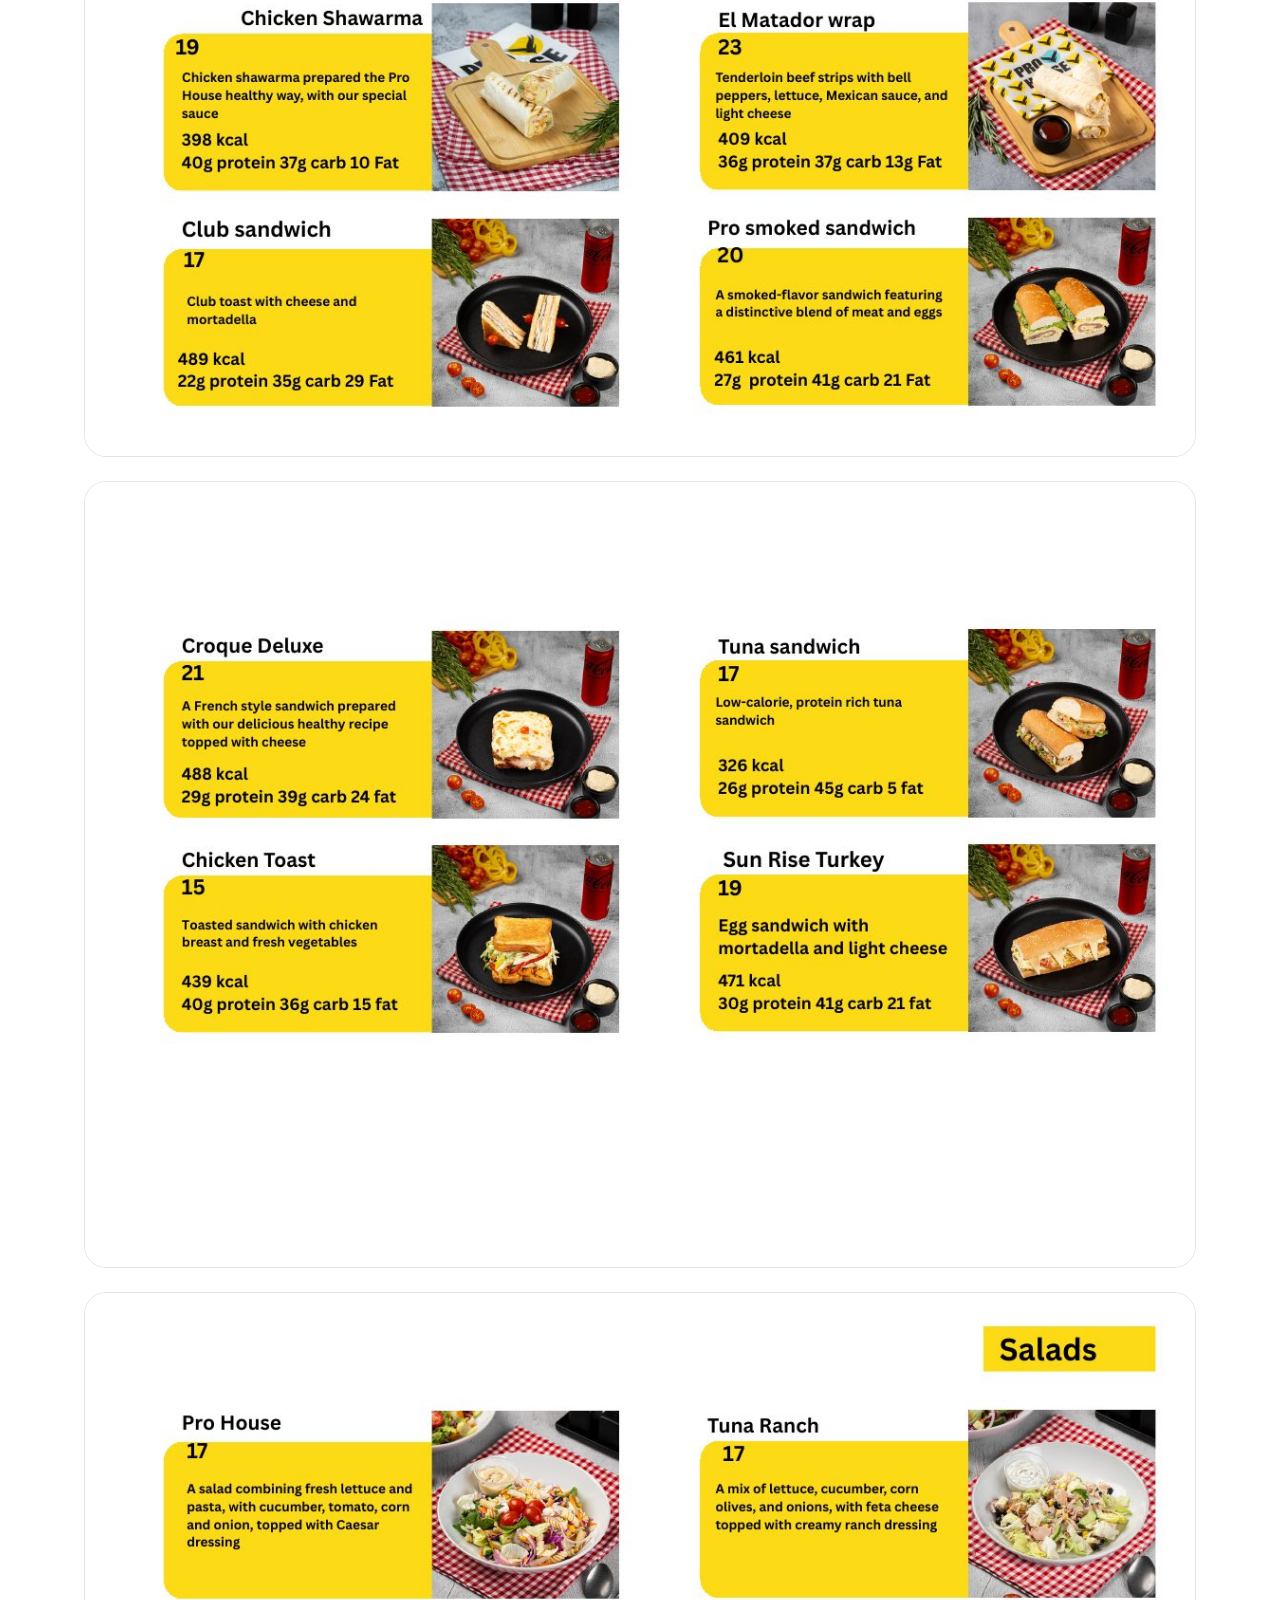
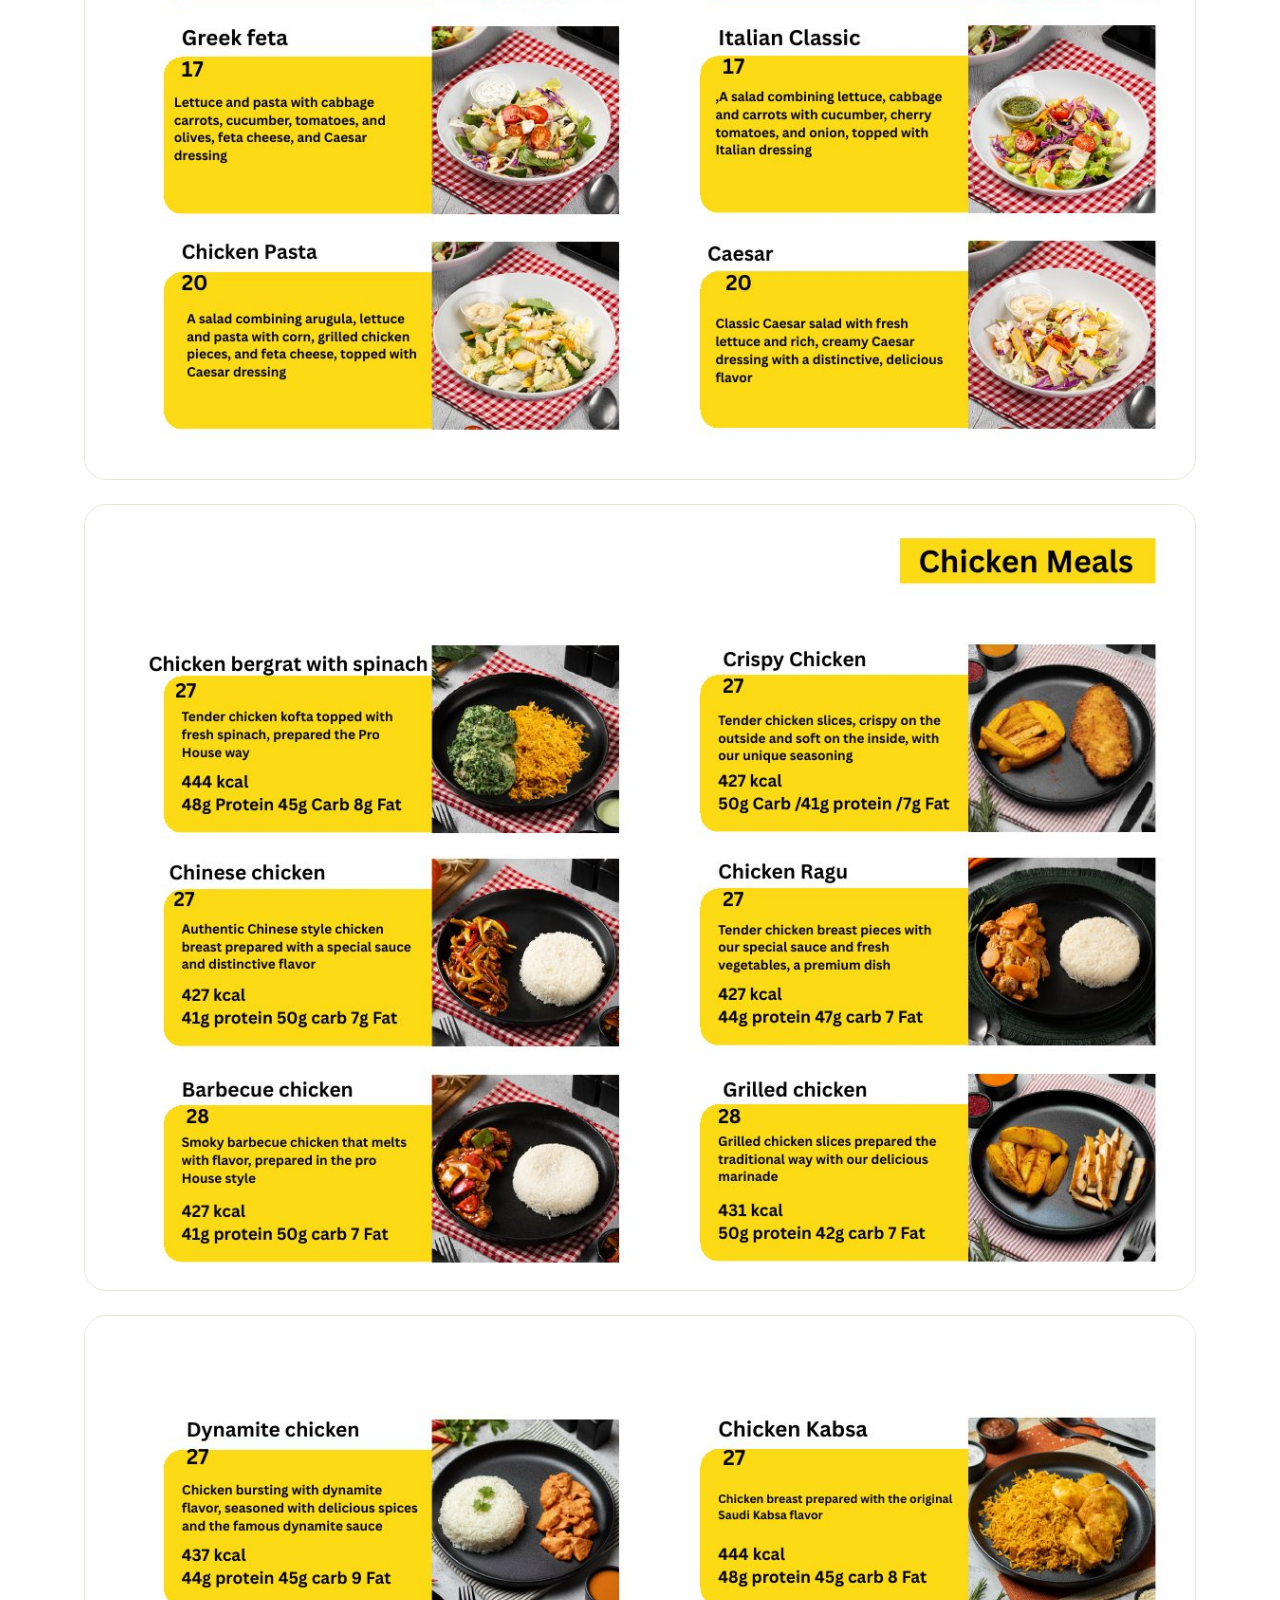
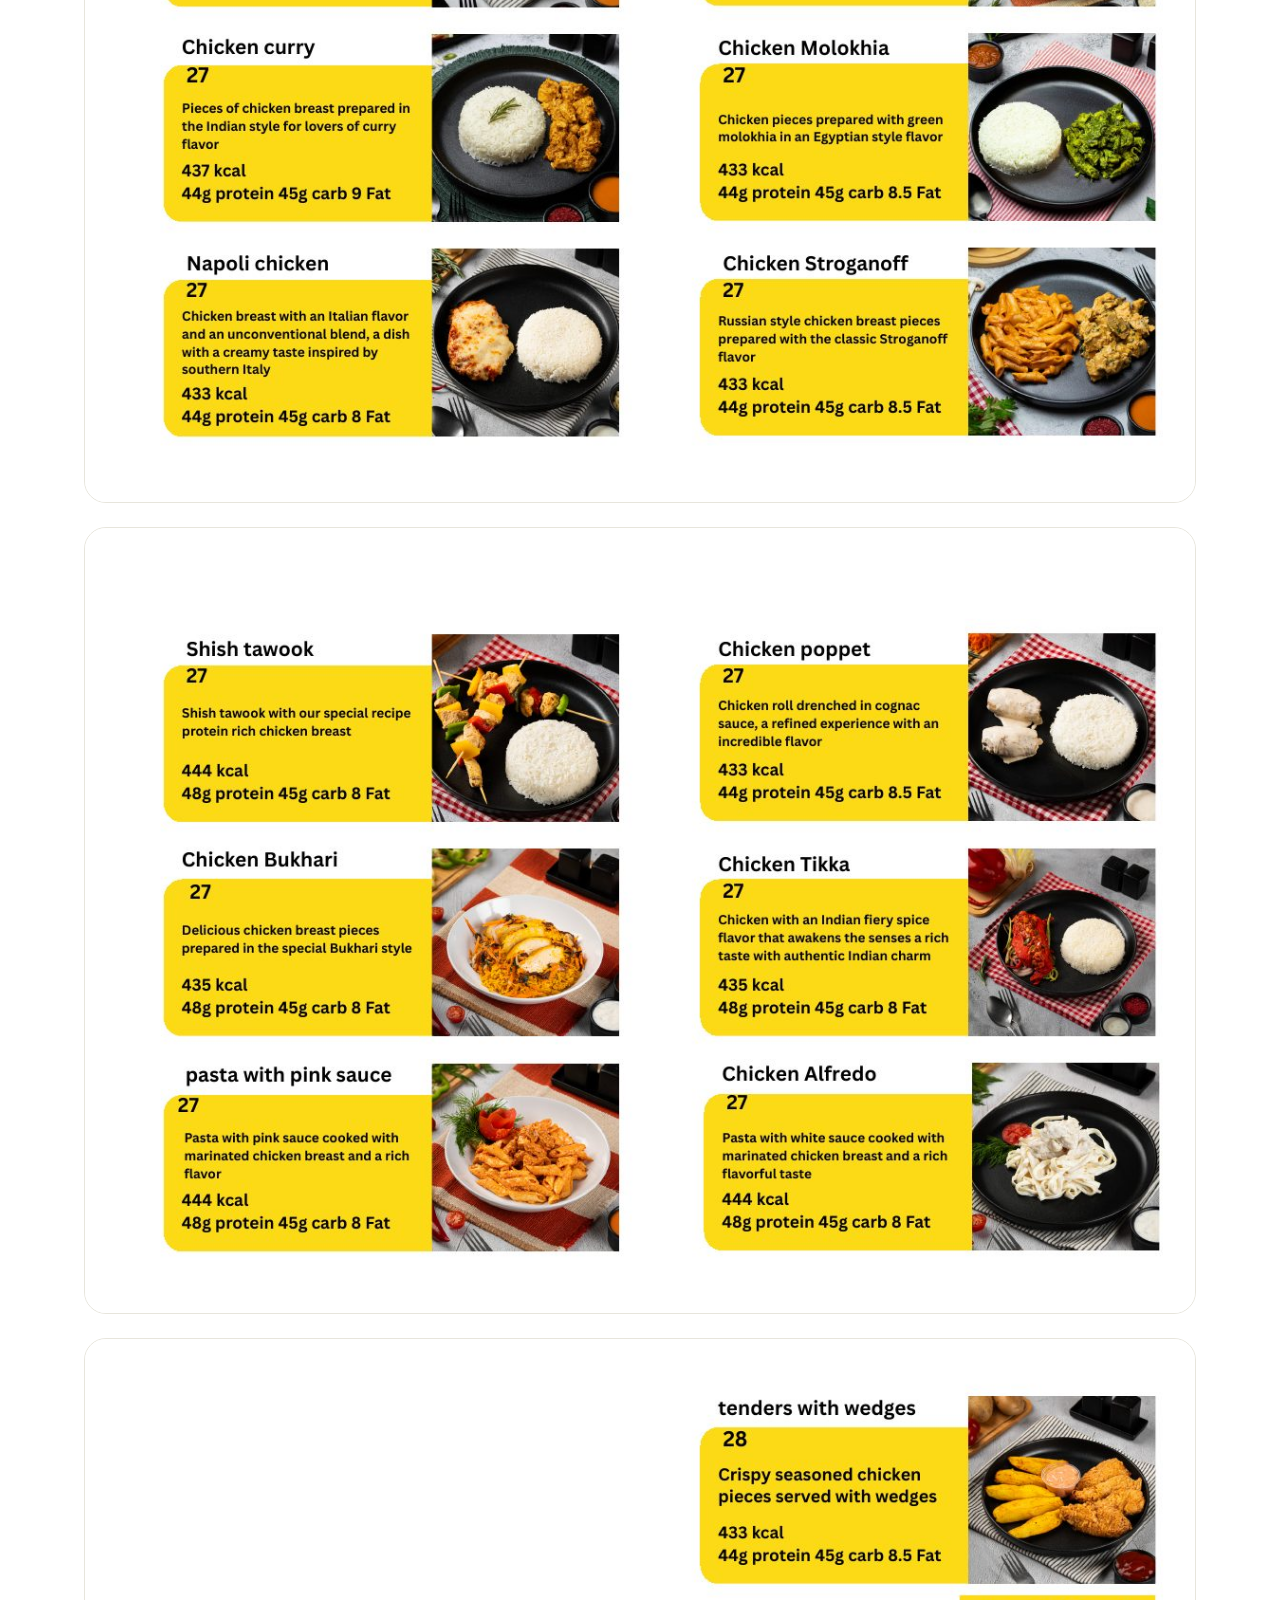
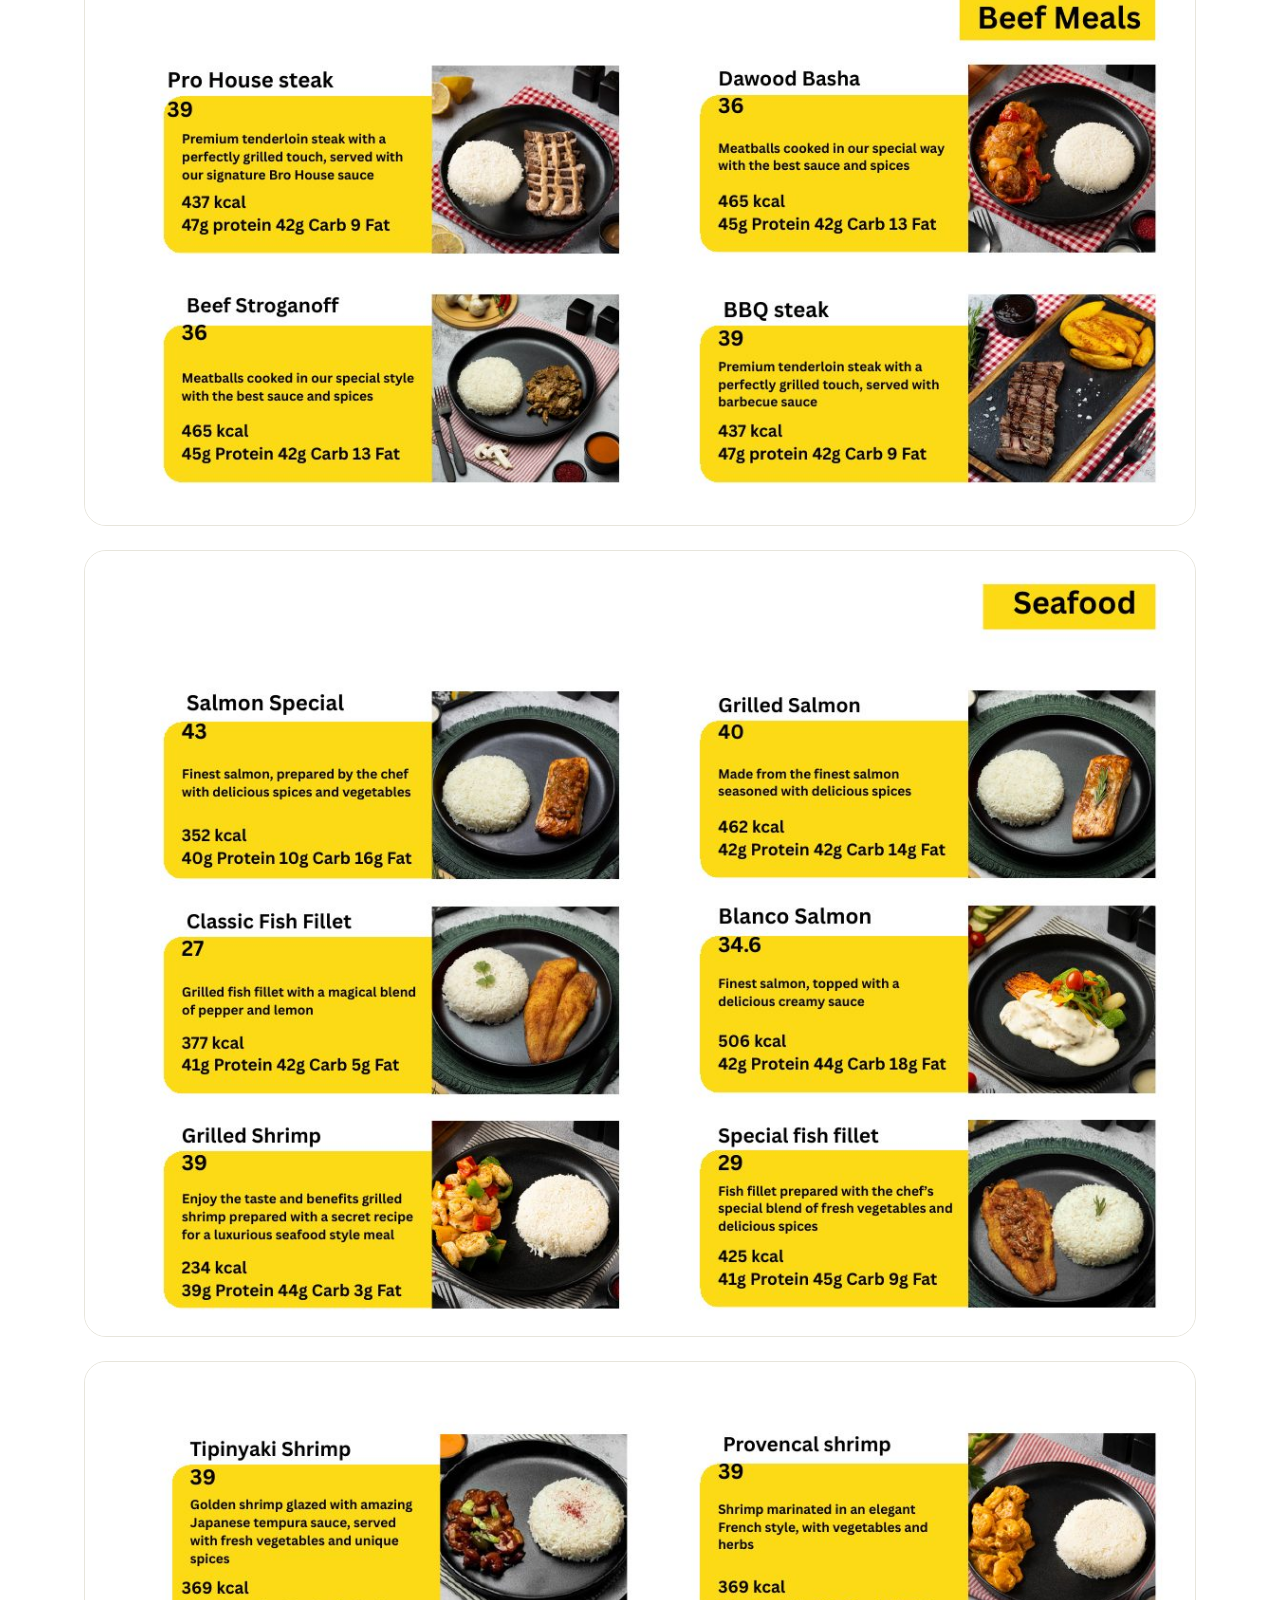
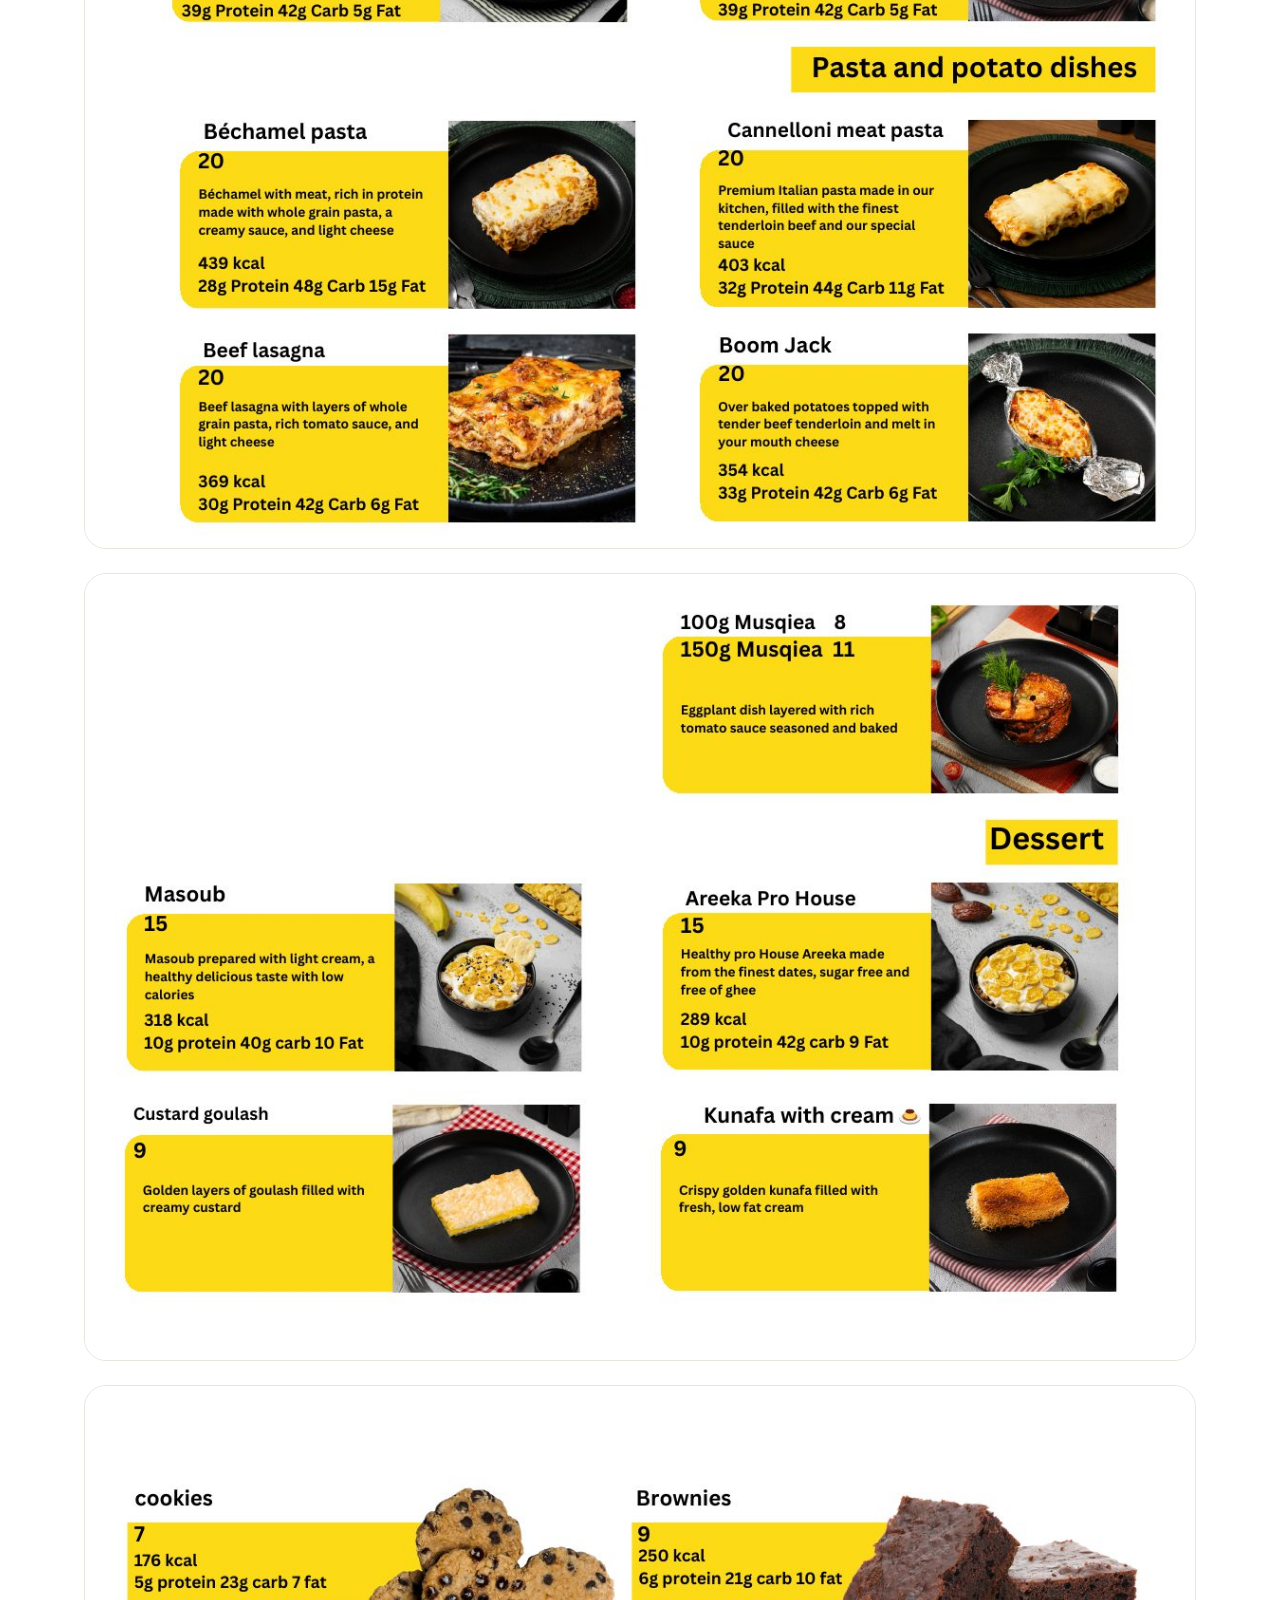
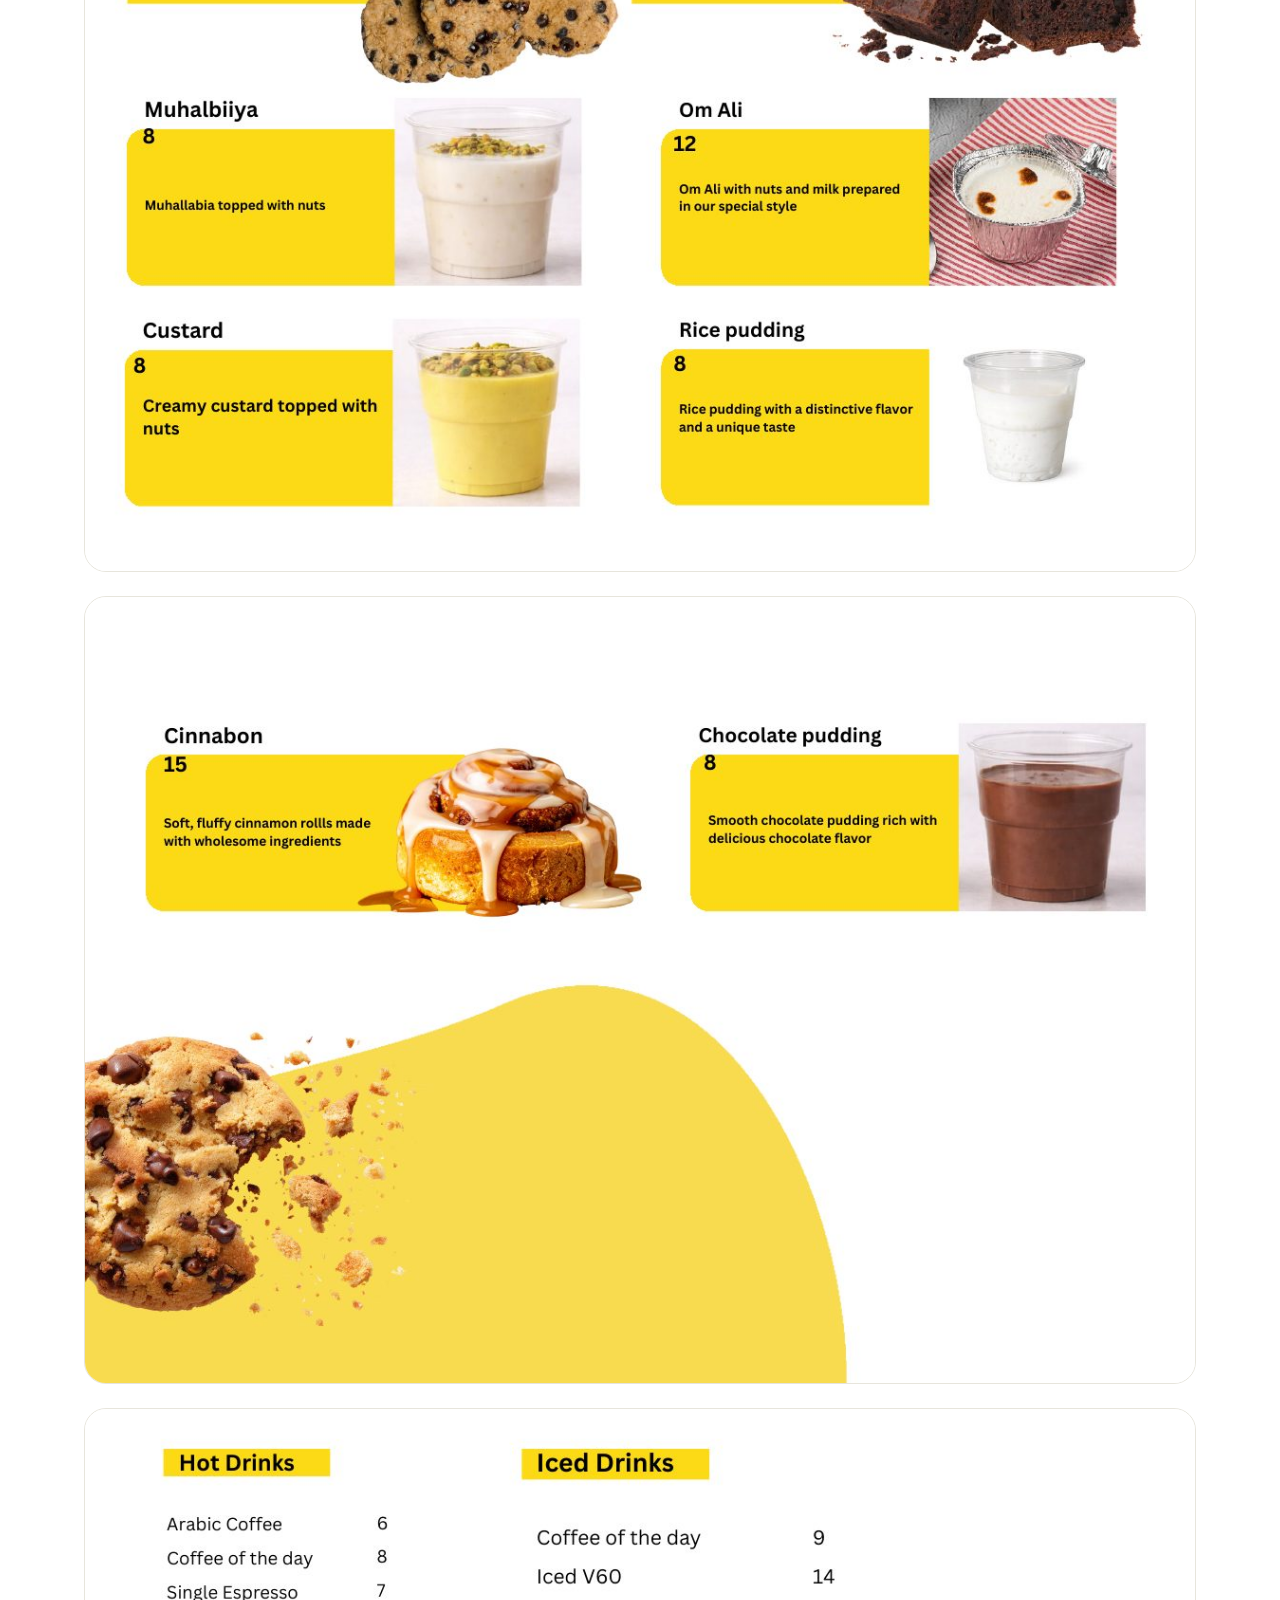
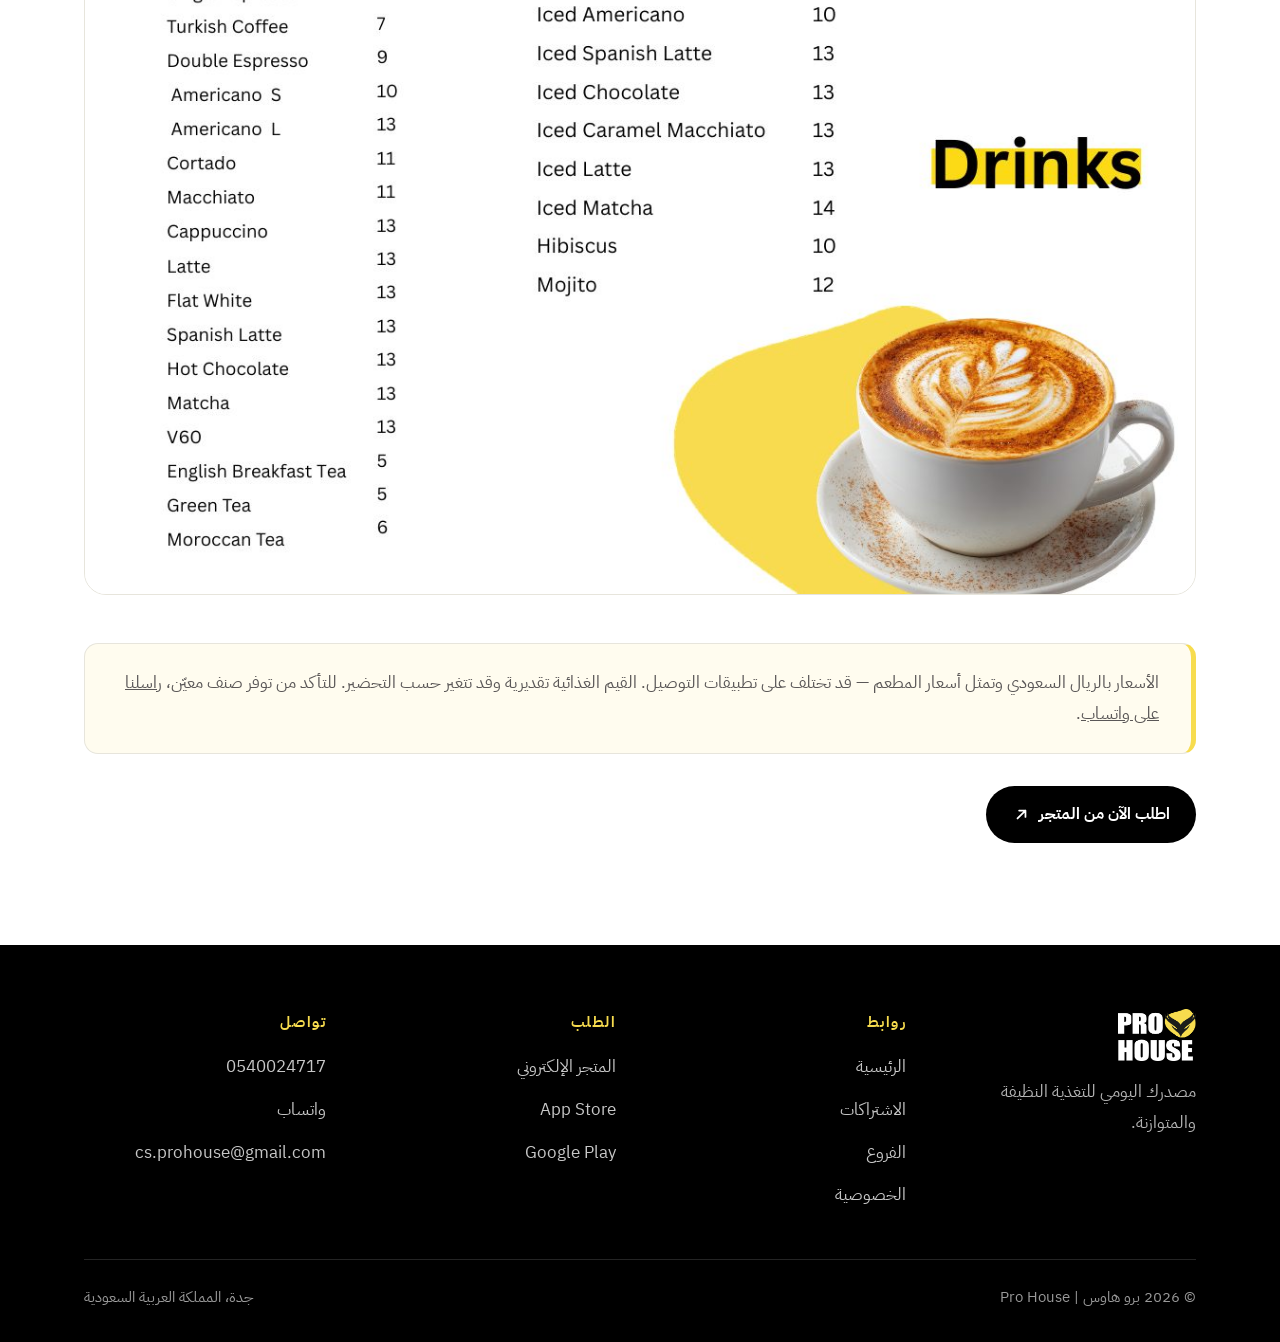
<file: menu/index.html>
<!DOCTYPE html>
<html lang="ar" dir="rtl">
<head>
<meta charset="utf-8">
<meta name="viewport" content="width=device-width, initial-scale=1">

<title>منيو برو هاوس جدة | الأسعار والسعرات والماكروز</title>
<meta name="description" content="منيو برو هاوس جدة: فطور ورابات وسلطات ووجبات دجاج ولحم ومأكولات بحرية ومكرونة وحلويات ومشروبات، مع الأسعار والسعرات والماكروز.">
<link rel="canonical" href="https://prohouse.sa/menu/">

<meta property="og:type" content="website">
<meta property="og:locale" content="ar_SA">
<meta property="og:site_name" content="Pro House | برو هاوس">
<meta property="og:url" content="https://prohouse.sa/menu/">
<meta property="og:title" content="منيو برو هاوس">
<meta property="og:description" content="المنيو الرسمي كامل — الأسعار والسعرات والماكروز لكل صنف.">
<meta property="og:image" content="https://prohouse.sa/assets/menu/page-01.jpg">
<meta name="twitter:card" content="summary_large_image">
<meta name="twitter:title" content="منيو برو هاوس جدة">
<meta name="twitter:description" content="الأسعار والسعرات والبروتين والكارب والدهون لأصناف برو هاوس.">
<meta name="twitter:image" content="https://prohouse.sa/assets/menu/page-01.jpg">
<meta name="theme-color" content="#F7DC4E">

<!-- Automatic Realtime Web Analytics -->
<script defer src="https://cdn.counter.dev/script.js" data-id="prohouse-sa" data-utcoffset="3"></script>
<script async src="https://www.googletagmanager.com/gtag/js?id=G-NGX6Q1TR8X"></script>
<script>
  window.dataLayer = window.dataLayer || [];
  function gtag(){dataLayer.push(arguments);}
  gtag('js', new Date());
  gtag('config', 'G-NGX6Q1TR8X');
</script>

<link rel="icon" href="../assets/brand/icon.png">
<link rel="apple-touch-icon" href="../assets/brand/icon-large.png">
<link rel="preload" as="image" href="../assets/menu/page-01.jpg" fetchpriority="high">

<link rel="preconnect" href="https://fonts.googleapis.com">
<link rel="preconnect" href="https://fonts.gstatic.com" crossorigin>
<link rel="stylesheet" href="https://fonts.googleapis.com/css2?family=Anton&family=IBM+Plex+Sans+Arabic:wght@400;500;600;700&display=swap">
<link rel="stylesheet" href="../assets/style.css">
</head>
<body>

<a class="skip" href="#main">تخطَّ إلى المحتوى</a>

<header class="site-header">
  <div class="wrap nav-bar">
    <a class="brand" href="../" aria-label="برو هاوس — الصفحة الرئيسية">
      <img src="../assets/brand/logo-on-light.png" alt="برو هاوس" width="85" height="56">
    </a>
    <nav class="nav-links" id="nav" aria-label="التنقل الرئيسي">
      <a href="../">الرئيسية</a>
      <a href="../#plans">الاشتراكات</a>
      <a href="../#branches">الفروع</a>
      <a href="../#reviews">التقييمات</a>
      <a href="../#contact">التواصل</a>
    </nav>
    <div class="nav-actions">
      <a class="lang-link" href="../en/" hreflang="en" lang="en">EN</a>
      <a class="btn btn-yellow btn-sm" href="https://app.techrar.com/prohouse" target="_blank" rel="noopener">اطلب الآن</a>
      <button class="nav-toggle" aria-label="القائمة" aria-expanded="false" aria-controls="nav">
        <span></span><span></span><span></span>
      </button>
    </div>
  </div>
</header>

<main id="main">

  <div class="hero menu-hero">
    <div class="blob hero-blob" aria-hidden="true"></div>
    <div class="wrap" style="position:relative;z-index:1">
      <span class="kicker">المنيو</span>
      <h1 style="font-size:clamp(34px,5.6vw,60px);font-weight:800;line-height:1.12">
        المنيو الرسمي
      </h1>
      <p style="margin-top:var(--s4);max-width:56ch;color:var(--muted);font-size:clamp(16px,1.9vw,19px)">
        كل صنف بسعره وسعراته الحرارية والبروتين والكارب والدهون.
        الأسعار بالريال السعودي — أسعار المطعم.
      </p>
      <div class="hero-cta" style="margin-top:var(--s5)">
        <a class="btn btn-primary" href="https://app.techrar.com/prohouse" target="_blank" rel="noopener">
          اطلب الآن
          <svg viewBox="0 0 24 24" aria-hidden="true"><path d="M7 17L17 7M17 7H9M17 7v8" stroke="currentColor" stroke-width="2.2" fill="none" stroke-linecap="round" stroke-linejoin="round"/></svg>
        </a>
        <a class="btn btn-outline" href="https://iwtsp.com/966540024717" target="_blank" rel="noopener">اسأل على واتساب</a>
      </div>
    </div>
  </div>


  <!-- SEO-MENU-TEXT:START -->
  <section class="band-cream">
    <div class="wrap">
      <div class="sec-head">
        <span class="eyebrow">منيو مكتوب لمحركات البحث والزوار</span>
        <h2 class="sec-title">أقسام منيو برو هاوس</h2>
        <p class="sec-lede">يشمل المنيو أطباق الفطور والرابات، الساندويتشات، السلطات، وجبات الدجاج واللحم، المأكولات البحرية، المكرونة، الحلويات والمشروبات.</p>
      </div>
      <div class="grid grid-3" style="margin-top:var(--s6)">
        <article class="card"><h3>وجبات البروتين</h3><p>أصناف دجاج ولحم وفيليه وسمك وسالمون وجمبري، مع السعرات والماكروز المعروضة في صفحات المنيو.</p></article>
        <article class="card"><h3>الكارب والسلطات</h3><p>خيارات أرز وبطاطس ومكرونة وسلطات لتكوين وجبة تناسب يومك.</p></article>
        <article class="card"><h3>طلب أو اشتراك</h3><p>اطلب وجبة فردية، أو انتقل إلى صفحة الاشتراكات لمعرفة الباقات المتاحة.</p><p style="margin-top:var(--s4)"><a href="../healthy-meals-jeddah/">وجبات صحية في جدة</a> · <a href="../meal-subscriptions-jeddah/">الاشتراكات</a></p></article>
      </div>
    </div>
  </section>
  <!-- SEO-MENU-TEXT:END -->

  <section class="menu-pages-section">
    <div class="wrap">
      <p class="menu-hint">اضغط على أي صفحة لتكبيرها</p>

      <div class="menu-pages">
        <a href="../assets/menu/page-01.jpg" target="_blank" rel="noopener"><img src="../assets/menu/page-01.jpg" alt="منيو برو هاوس — أطباق الفطور والرابات" width="1170" height="828" fetchpriority="high"></a>
        <a href="../assets/menu/page-02.jpg" target="_blank" rel="noopener"><img src="../assets/menu/page-02.jpg" alt="منيو برو هاوس — ساندويتشات" width="1170" height="828" loading="lazy"></a>
        <a href="../assets/menu/page-03.jpg" target="_blank" rel="noopener"><img src="../assets/menu/page-03.jpg" alt="منيو برو هاوس — السلطات" width="1170" height="828" loading="lazy"></a>
        <a href="../assets/menu/page-04.jpg" target="_blank" rel="noopener"><img src="../assets/menu/page-04.jpg" alt="منيو برو هاوس — وجبات الدجاج" width="1170" height="828" loading="lazy"></a>
        <a href="../assets/menu/page-05.jpg" target="_blank" rel="noopener"><img src="../assets/menu/page-05.jpg" alt="منيو برو هاوس — وجبات الدجاج" width="1170" height="828" loading="lazy"></a>
        <a href="../assets/menu/page-06.jpg" target="_blank" rel="noopener"><img src="../assets/menu/page-06.jpg" alt="منيو برو هاوس — وجبات الدجاج والمكرونة" width="1170" height="828" loading="lazy"></a>
        <a href="../assets/menu/page-07.jpg" target="_blank" rel="noopener"><img src="../assets/menu/page-07.jpg" alt="منيو برو هاوس — وجبات اللحم" width="1170" height="828" loading="lazy"></a>
        <a href="../assets/menu/page-08.jpg" target="_blank" rel="noopener"><img src="../assets/menu/page-08.jpg" alt="منيو برو هاوس — المأكولات البحرية" width="1170" height="828" loading="lazy"></a>
        <a href="../assets/menu/page-09.jpg" target="_blank" rel="noopener"><img src="../assets/menu/page-09.jpg" alt="منيو برو هاوس — الجمبري والمكرونة والبطاطس" width="1170" height="828" loading="lazy"></a>
        <a href="../assets/menu/page-10.jpg" target="_blank" rel="noopener"><img src="../assets/menu/page-10.jpg" alt="منيو برو هاوس — الحلويات" width="1170" height="828" loading="lazy"></a>
        <a href="../assets/menu/page-11.jpg" target="_blank" rel="noopener"><img src="../assets/menu/page-11.jpg" alt="منيو برو هاوس — الحلويات" width="1170" height="828" loading="lazy"></a>
        <a href="../assets/menu/page-12.jpg" target="_blank" rel="noopener"><img src="../assets/menu/page-12.jpg" alt="منيو برو هاوس — الحلويات" width="1170" height="828" loading="lazy"></a>
        <a href="../assets/menu/page-13.jpg" target="_blank" rel="noopener"><img src="../assets/menu/page-13.jpg" alt="منيو برو هاوس — المشروبات الساخنة والباردة" width="1170" height="828" loading="lazy"></a>
      </div>

      <p class="notice">
        الأسعار بالريال السعودي وتمثل أسعار المطعم — قد تختلف على تطبيقات التوصيل.
        القيم الغذائية تقديرية وقد تتغير حسب التحضير. للتأكد من توفر صنف معيّن،
        <a href="https://iwtsp.com/966540024717" target="_blank" rel="noopener">راسلنا على واتساب</a>.
      </p>

      <div class="hero-cta" style="margin-top:var(--s6)">
        <a class="btn btn-primary" href="https://app.techrar.com/prohouse" target="_blank" rel="noopener">
          اطلب الآن من المتجر
          <svg viewBox="0 0 24 24" aria-hidden="true"><path d="M7 17L17 7M17 7H9M17 7v8" stroke="currentColor" stroke-width="2.2" fill="none" stroke-linecap="round" stroke-linejoin="round"/></svg>
        </a>
      </div>
    </div>
  </section>

</main>

<footer class="site-footer">
  <div class="wrap">
    <div class="footer-top">
      <div>
        <img src="../assets/brand/logo-on-dark.png" alt="برو هاوس" width="78" height="52" loading="lazy">
        <p style="margin-top:var(--s4);color:rgba(255,255,255,.7);max-width:32ch">
          مصدرك اليومي للتغذية النظيفة والمتوازنة.
        </p>
      </div>
      <div>
        <h4>روابط</h4>
        <ul>
          <li><a href="../">الرئيسية</a></li>
          <li><a href="../#plans">الاشتراكات</a></li>
          <li><a href="../#branches">الفروع</a></li>
          <li><a href="../#privacy">الخصوصية</a></li>
        </ul>
      </div>
      <div>
        <h4>الطلب</h4>
        <ul>
          <li><a href="https://app.techrar.com/prohouse" target="_blank" rel="noopener">المتجر الإلكتروني</a></li>
          <li><a href="https://apps.apple.com/sa/app/pro-house-%D8%A8%D8%B1%D9%88-%D9%87%D8%A7%D9%88%D8%B3/id6466739432?l=ar" target="_blank" rel="noopener">App Store</a></li>
          <li><a href="https://play.google.com/store/apps/details?id=com.yumealz.prohouse" target="_blank" rel="noopener">Google Play</a></li>
        </ul>
      </div>
      <div>
        <h4>تواصل</h4>
        <ul>
          <li><a href="tel:+966540024717" dir="ltr">0540024717</a></li>
          <li><a href="https://iwtsp.com/966540024717" target="_blank" rel="noopener">واتساب</a></li>
          <li><a href="mailto:cs.prohouse@gmail.com">cs.prohouse@gmail.com</a></li>
        </ul>
      </div>
    </div>
    <div class="footer-bottom">
      <span>© <span id="year">2026</span> برو هاوس | Pro House</span>
      <span>جدة، المملكة العربية السعودية</span>
    </div>
  </div>
</footer>

<script src="../assets/main.js" defer></script>
<script type="application/ld+json">
{
  "@context": "https://schema.org",
  "@graph": [
    {
      "@type": "WebPage",
      "@id": "https://prohouse.sa/menu/#webpage",
      "url": "https://prohouse.sa/menu/",
      "name": "منيو برو هاوس جدة",
      "description": "المنيو الرسمي لبرو هاوس مع الأسعار والسعرات والماكروز.",
      "inLanguage": "ar",
      "isPartOf": {
        "@id": "https://prohouse.sa/#website"
      }
    },
    {
      "@type": "BreadcrumbList",
      "itemListElement": [
        {
          "@type": "ListItem",
          "position": 1,
          "name": "الرئيسية",
          "item": "https://prohouse.sa/"
        },
        {
          "@type": "ListItem",
          "position": 2,
          "name": "المنيو",
          "item": "https://prohouse.sa/menu/"
        }
      ]
    }
  ]
}
</script>
</body>
</html>
</file>
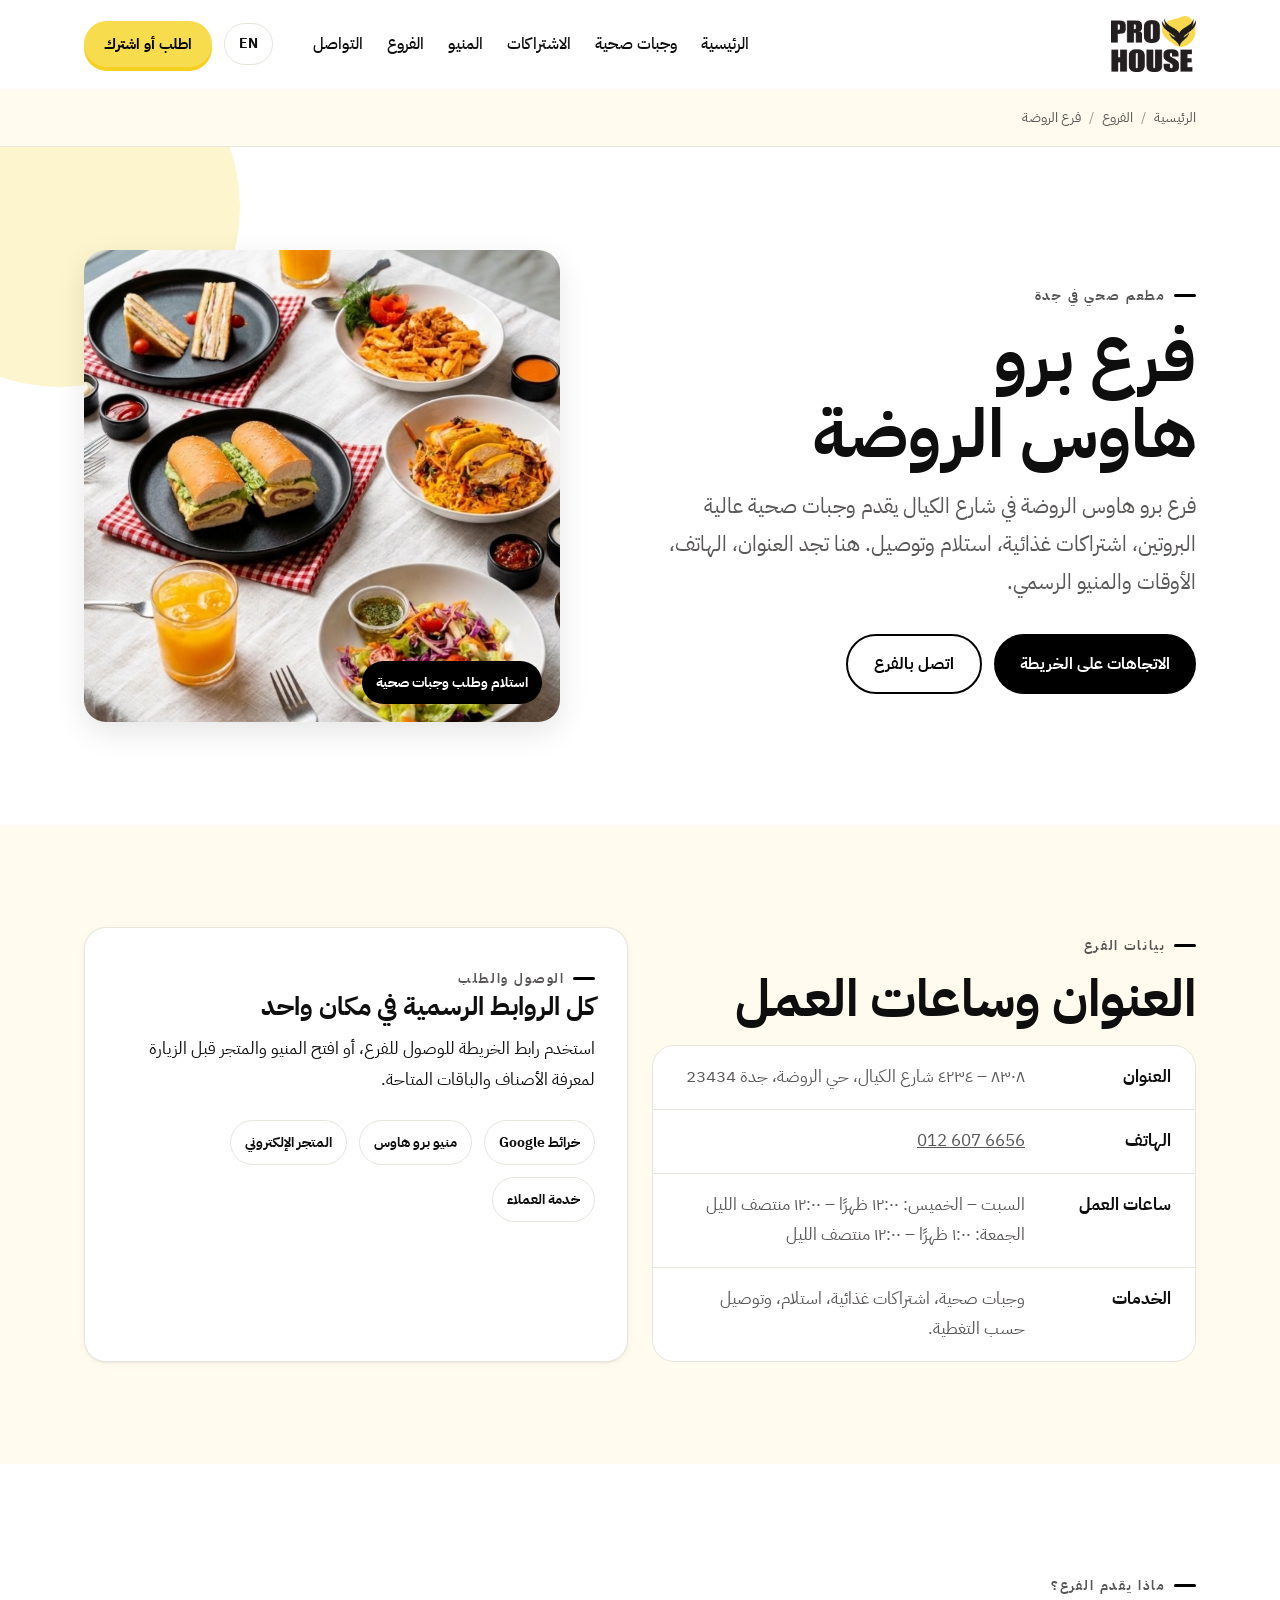
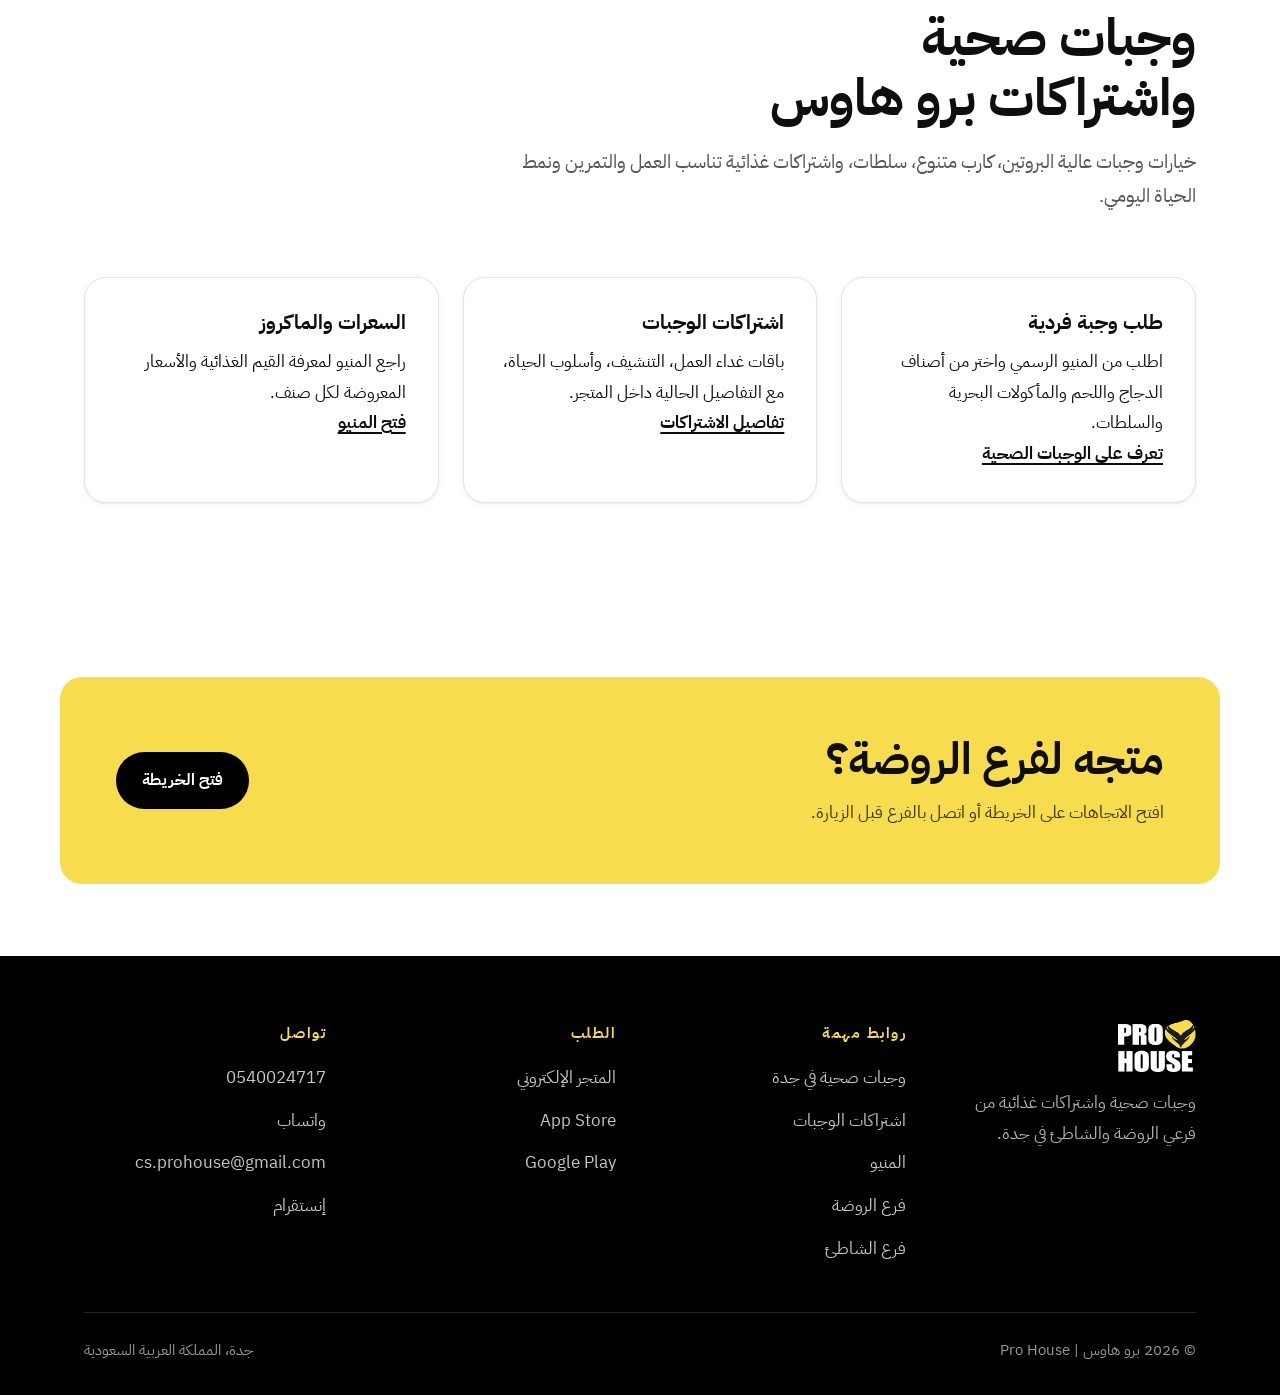
<file: branches/al-rawdah/index.html>
<!DOCTYPE html>
<html lang="ar" dir="rtl">
<head>
<meta charset="utf-8">
<meta name="viewport" content="width=device-width, initial-scale=1">
<title>فرع برو هاوس الروضة جدة | العنوان والمنيو</title>
<meta name="description" content="فرع برو هاوس الروضة في شارع الكيال يقدم وجبات صحية عالية البروتين، اشتراكات غذائية، استلام وتوصيل. هنا تجد العنوان، الهاتف، الأوقات والمنيو الرسمي.">
<meta name="robots" content="index,follow,max-image-preview:large">
<link rel="canonical" href="https://prohouse.sa/branches/al-rawdah/">
<meta property="og:type" content="website">
<meta property="og:locale" content="ar_SA">
<meta property="og:site_name" content="Pro House | برو هاوس">
<meta property="og:url" content="https://prohouse.sa/branches/al-rawdah/">
<meta property="og:title" content="فرع برو هاوس الروضة جدة | العنوان والمنيو">
<meta property="og:description" content="فرع برو هاوس الروضة في شارع الكيال يقدم وجبات صحية عالية البروتين، اشتراكات غذائية، استلام وتوصيل. هنا تجد العنوان، الهاتف، الأوقات والمنيو الرسمي.">
<meta property="og:image" content="https://prohouse.sa/assets/brand/og-image.jpg">
<meta property="og:image:alt" content="أطباق برو هاوس الصحية">
<meta name="twitter:card" content="summary_large_image">
<meta name="twitter:title" content="فرع برو هاوس الروضة جدة | العنوان والمنيو">
<meta name="twitter:description" content="فرع برو هاوس الروضة في شارع الكيال يقدم وجبات صحية عالية البروتين، اشتراكات غذائية، استلام وتوصيل. هنا تجد العنوان، الهاتف، الأوقات والمنيو الرسمي.">
<meta name="twitter:image" content="https://prohouse.sa/assets/brand/og-image.jpg">
<meta name="theme-color" content="#F7DC4E">
<script defer src="https://cdn.counter.dev/script.js" data-id="prohouse-sa" data-utcoffset="3"></script>
<script async src="https://www.googletagmanager.com/gtag/js?id=G-NGX6Q1TR8X"></script>
<script>
  window.dataLayer = window.dataLayer || [];
  function gtag(){dataLayer.push(arguments);}
  gtag('js', new Date());
  gtag('config', 'G-NGX6Q1TR8X');
</script>
<link rel="icon" href="../../assets/brand/icon.png">
<link rel="apple-touch-icon" href="../../assets/brand/icon-large.png">
<link rel="preload" as="image" href="../../assets/brand/food-story.jpg" fetchpriority="high">
<link rel="preconnect" href="https://fonts.googleapis.com">
<link rel="preconnect" href="https://fonts.gstatic.com" crossorigin>
<link rel="stylesheet" href="https://fonts.googleapis.com/css2?family=Anton&family=IBM+Plex+Sans+Arabic:wght@400;500;600;700&display=swap">
<link rel="stylesheet" href="../../assets/style.css">
<link rel="stylesheet" href="../../assets/seo-pages.css">
</head>
<body class="seo-page">

<a class="skip" href="#main">تخطَّ إلى المحتوى</a>
<header class="site-header">
  <div class="wrap nav-bar">
    <a class="brand" href="../../" aria-label="برو هاوس — الصفحة الرئيسية">
      <img src="../../assets/brand/logo-on-light.png" alt="برو هاوس" width="85" height="56">
    </a>
    <nav class="nav-links" id="nav" aria-label="التنقل الرئيسي">
      <a href="../../">الرئيسية</a>
      <a href="../../healthy-meals-jeddah/">وجبات صحية</a>
      <a href="../../meal-subscriptions-jeddah/">الاشتراكات</a>
      <a href="../../menu/">المنيو</a>
      <a href="../../#branches">الفروع</a>
      <a href="../../#contact">التواصل</a>
    </nav>
    <div class="nav-actions">
      <a class="lang-link" href="../../en/" hreflang="en" lang="en">EN</a>
      <a class="btn btn-yellow btn-sm" href="https://app.techrar.com/prohouse" target="_blank" rel="noopener">اطلب أو اشترك</a>
      <button class="nav-toggle" aria-label="القائمة" aria-expanded="false" aria-controls="nav">
        <span></span><span></span><span></span>
      </button>
    </div>
  </div>
</header>
<nav class="breadcrumbs" aria-label="مسار الصفحة"><div class="wrap"><ol><li><a href="../../">الرئيسية</a></li><li><a href="../../#branches">الفروع</a></li><li aria-current="page">فرع الروضة</li></ol></div></nav>
<main id="main">
  <section class="seo-hero">
    <div class="wrap seo-hero-grid">
      <div>
        <span class="eyebrow">مطعم صحي في جدة</span>
        <h1>فرع برو هاوس الروضة</h1>
        <p class="lede">فرع برو هاوس الروضة في شارع الكيال يقدم وجبات صحية عالية البروتين، اشتراكات غذائية، استلام وتوصيل. هنا تجد العنوان، الهاتف، الأوقات والمنيو الرسمي.</p>
        <div class="hero-cta">
          <a class="btn btn-primary" href="https://share.google/TN9PJQJbChfOfg7oV" target="_blank" rel="noopener">الاتجاهات على الخريطة</a>
          <a class="btn btn-outline" href="tel:+966126076656">اتصل بالفرع</a>
        </div>
      </div>
      <div class="seo-hero-media">
        <img src="../../assets/brand/food-story.jpg" alt="أطباق برو هاوس في فرع الروضة جدة" width="798" height="792" fetchpriority="high">
        <span class="seo-badge">استلام وطلب وجبات صحية</span>
      </div>
    </div>
  </section>

  <section class="seo-section band-cream">
    <div class="wrap seo-grid-2">
      <div>
        <span class="eyebrow">بيانات الفرع</span>
        <h2 class="sec-title">العنوان وساعات العمل</h2>
        <dl class="nap">
          <div class="row"><dt>العنوان</dt><dd>٨٣٠٨ – ٤٢٣٤ شارع الكيال، حي الروضة، جدة 23434</dd></div>
          <div class="row"><dt>الهاتف</dt><dd><a href="tel:+966126076656" dir="ltr">012 607 6656</a></dd></div>
          <div class="row"><dt>ساعات العمل</dt><dd>السبت – الخميس: ١٢:٠٠ ظهرًا – ١٢:٠٠ منتصف الليل<br>الجمعة: ١:٠٠ ظهرًا – ١٢:٠٠ منتصف الليل</dd></div>
          <div class="row"><dt>الخدمات</dt><dd>وجبات صحية، اشتراكات غذائية، استلام، وتوصيل حسب التغطية.</dd></div>
        </dl>
      </div>
      <article class="seo-card">
        <span class="eyebrow">الوصول والطلب</span>
        <h2>كل الروابط الرسمية في مكان واحد</h2>
        <p>استخدم رابط الخريطة للوصول للفرع، أو افتح المنيو والمتجر قبل الزيارة لمعرفة الأصناف والباقات المتاحة.</p>
        <div class="quick-links">
          <a href="https://share.google/TN9PJQJbChfOfg7oV" target="_blank" rel="noopener">خرائط Google</a>
          <a href="../../menu/">منيو برو هاوس</a>
          <a href="https://app.techrar.com/prohouse" target="_blank" rel="noopener">المتجر الإلكتروني</a>
          <a href="https://iwtsp.com/966540024717" target="_blank" rel="noopener">خدمة العملاء</a>
        </div>
      </article>
    </div>
  </section>

  <section class="seo-section">
    <div class="wrap">
      <div class="sec-head">
        <span class="eyebrow">ماذا يقدم الفرع؟</span>
        <h2 class="sec-title">وجبات صحية واشتراكات برو هاوس</h2>
        <p class="sec-lede">خيارات وجبات عالية البروتين، كارب متنوع، سلطات، واشتراكات غذائية تناسب العمل والتمرين ونمط الحياة اليومي.</p>
      </div>
      <div class="seo-grid-3" style="margin-top:var(--s6)">
        <article class="seo-card"><h3>طلب وجبة فردية</h3><p>اطلب من المنيو الرسمي واختر من أصناف الدجاج واللحم والمأكولات البحرية والسلطات.</p><a class="text-link" href="../../healthy-meals-jeddah/">تعرف على الوجبات الصحية</a></article>
        <article class="seo-card"><h3>اشتراكات الوجبات</h3><p>باقات غداء العمل، التنشيف، وأسلوب الحياة، مع التفاصيل الحالية داخل المتجر.</p><a class="text-link" href="../../meal-subscriptions-jeddah/">تفاصيل الاشتراكات</a></article>
        <article class="seo-card"><h3>السعرات والماكروز</h3><p>راجع المنيو لمعرفة القيم الغذائية والأسعار المعروضة لكل صنف.</p><a class="text-link" href="../../menu/">فتح المنيو</a></article>
      </div>
    </div>
  </section>

  <section class="seo-section compact">
    <div class="wrap seo-callout">
      <div><h2>متجه لفرع الروضة؟</h2><p>افتح الاتجاهات على الخريطة أو اتصل بالفرع قبل الزيارة.</p></div>
      <a class="btn btn-primary" href="https://share.google/TN9PJQJbChfOfg7oV" target="_blank" rel="noopener">فتح الخريطة</a>
    </div>
  </section>
</main>

<footer class="site-footer">
  <div class="wrap">
    <div class="footer-top">
      <div>
        <img src="../../assets/brand/logo-on-dark.png" alt="برو هاوس" width="78" height="52" loading="lazy">
        <p style="margin-top:var(--s4);color:rgba(255,255,255,.7);max-width:32ch">وجبات صحية واشتراكات غذائية من فرعي الروضة والشاطئ في جدة.</p>
      </div>
      <div>
        <h4>روابط مهمة</h4>
        <ul>
          <li><a href="../../healthy-meals-jeddah/">وجبات صحية في جدة</a></li>
          <li><a href="../../meal-subscriptions-jeddah/">اشتراكات الوجبات</a></li>
          <li><a href="../../menu/">المنيو</a></li>
          <li><a href="../../branches/al-rawdah/">فرع الروضة</a></li>
          <li><a href="../../branches/al-shati/">فرع الشاطئ</a></li>
        </ul>
      </div>
      <div>
        <h4>الطلب</h4>
        <ul>
          <li><a href="https://app.techrar.com/prohouse" target="_blank" rel="noopener">المتجر الإلكتروني</a></li>
          <li><a href="https://apps.apple.com/sa/app/pro-house-%D8%A8%D8%B1%D9%88-%D9%87%D8%A7%D9%88%D8%B3/id6466739432?l=ar" target="_blank" rel="noopener">App Store</a></li>
          <li><a href="https://play.google.com/store/apps/details?id=com.yumealz.prohouse" target="_blank" rel="noopener">Google Play</a></li>
        </ul>
      </div>
      <div>
        <h4>تواصل</h4>
        <ul>
          <li><a href="tel:+966540024717" dir="ltr">0540024717</a></li>
          <li><a href="https://iwtsp.com/966540024717" target="_blank" rel="noopener">واتساب</a></li>
          <li><a href="mailto:cs.prohouse@gmail.com">cs.prohouse@gmail.com</a></li>
          <li><a href="https://www.instagram.com/prohouse.sa/" target="_blank" rel="noopener">إنستقرام</a></li>
        </ul>
      </div>
    </div>
    <div class="footer-bottom">
      <span>© <span id="year">2026</span> برو هاوس | Pro House</span>
      <span>جدة، المملكة العربية السعودية</span>
    </div>
  </div>
</footer>
<script src="../../assets/main.js" defer></script>
<script type="application/ld+json">
{
  "@context": "https://schema.org",
  "@graph": [
    {
      "@type": "Restaurant",
      "@id": "https://prohouse.sa/branches/al-rawdah/#restaurant",
      "name": "برو هاوس - الروضة",
      "alternateName": "Pro House - Al Rawdah",
      "url": "https://prohouse.sa/branches/al-rawdah/",
      "image": "https://prohouse.sa/assets/brand/og-image.jpg",
      "logo": "https://prohouse.sa/assets/brand/icon-large.png",
      "telephone": "+966126076656",
      "email": "cs.prohouse@gmail.com",
      "servesCuisine": [
        "وجبات صحية",
        "وجبات عالية البروتين",
        "Meal prep"
      ],
      "menu": "https://prohouse.sa/menu/",
      "hasMap": "https://share.google/TN9PJQJbChfOfg7oV",
      "address": {
        "@type": "PostalAddress",
        "streetAddress": "٨٣٠٨ – ٤٢٣٤ شارع الكيال، حي الروضة",
        "addressLocality": "جدة",
        "addressRegion": "مكة المكرمة",
        "postalCode": "23434",
        "addressCountry": "SA"
      },
      "openingHoursSpecification": [
        {
          "@type": "OpeningHoursSpecification",
          "dayOfWeek": [
            "Saturday",
            "Sunday",
            "Monday",
            "Tuesday",
            "Wednesday",
            "Thursday"
          ],
          "opens": "12:00",
          "closes": "23:59"
        },
        {
          "@type": "OpeningHoursSpecification",
          "dayOfWeek": "Friday",
          "opens": "13:00",
          "closes": "23:59"
        }
      ],
      "parentOrganization": {
        "@id": "https://prohouse.sa/#organization"
      },
      "sameAs": [
        "https://www.instagram.com/prohouse.sa/",
        "https://www.tiktok.com/@prohouse.sa"
      ]
    },
    {
      "@type": "BreadcrumbList",
      "itemListElement": [
        {
          "@type": "ListItem",
          "position": 1,
          "name": "الرئيسية",
          "item": "https://prohouse.sa/"
        },
        {
          "@type": "ListItem",
          "position": 2,
          "name": "الفروع",
          "item": "https://prohouse.sa/#branches"
        },
        {
          "@type": "ListItem",
          "position": 3,
          "name": "فرع الروضة",
          "item": "https://prohouse.sa/branches/al-rawdah/"
        }
      ]
    }
  ]
}
</script>
</body>
</html>
</file>
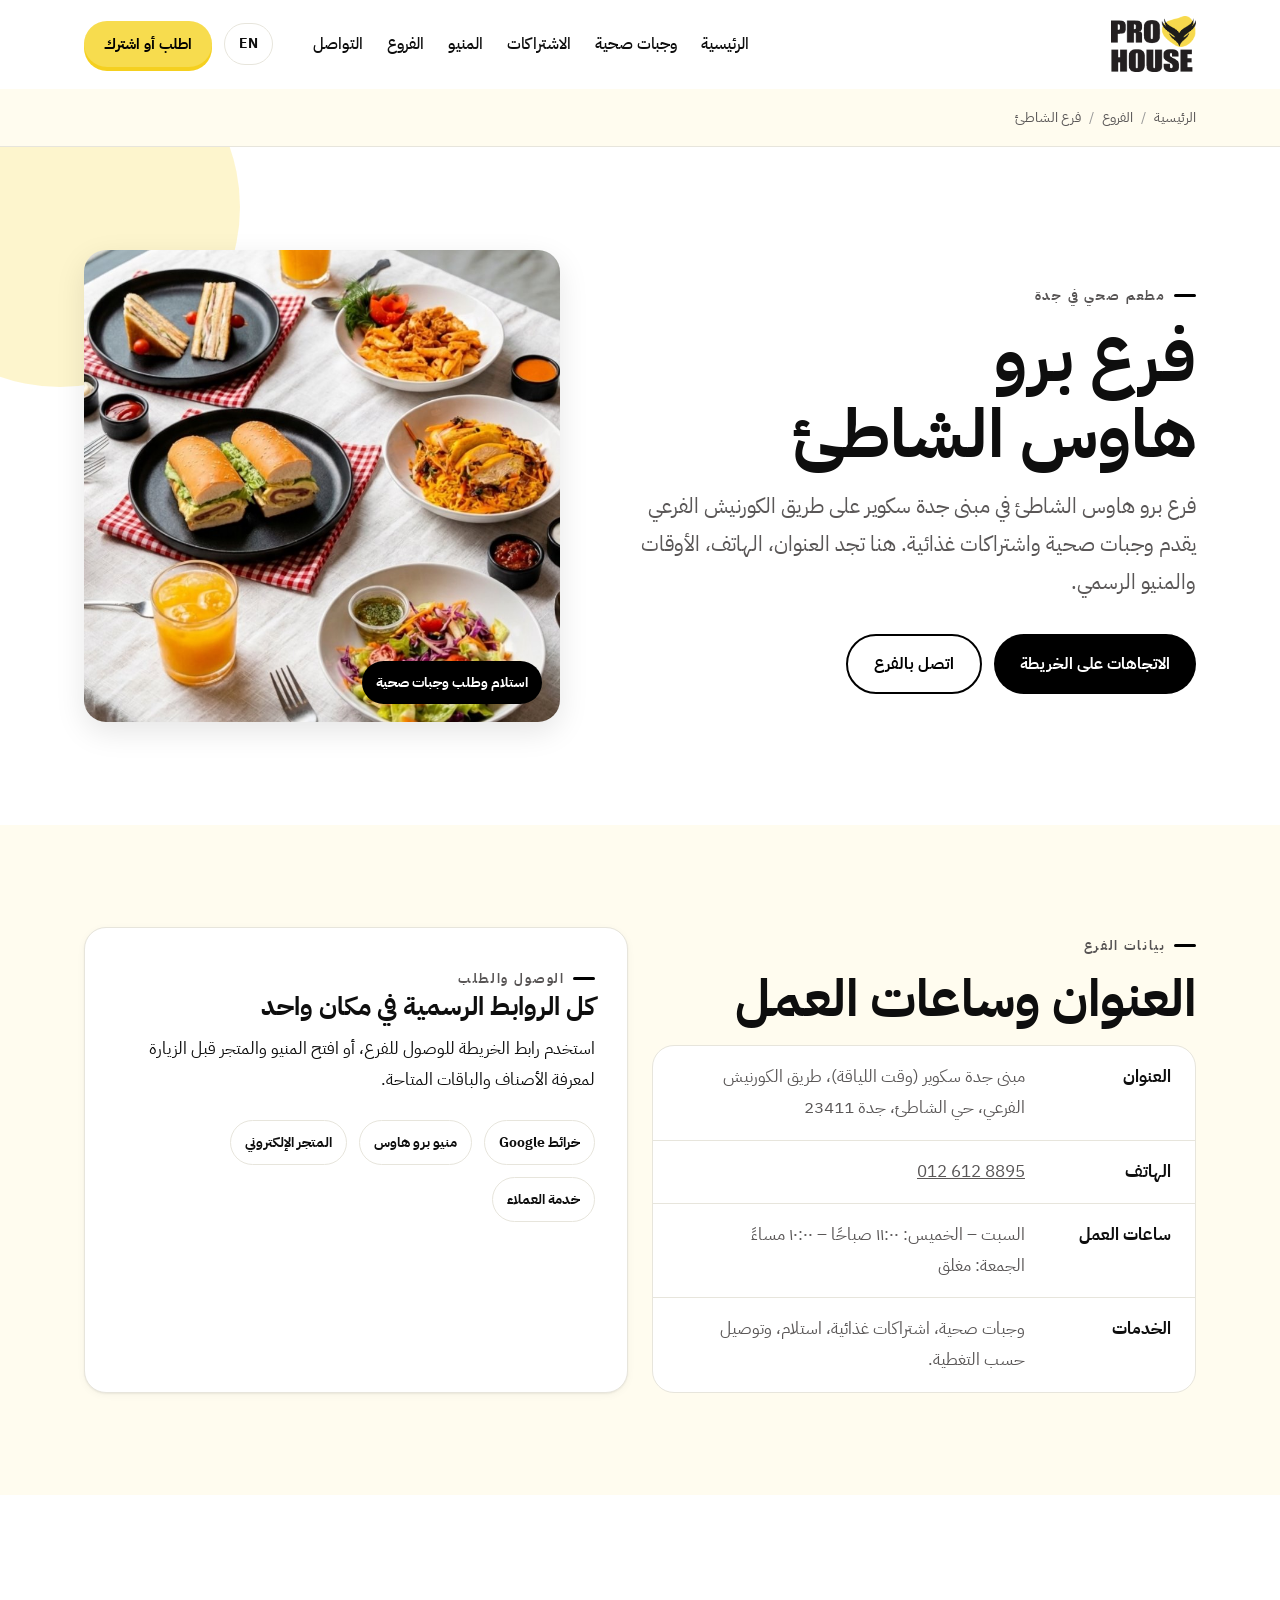
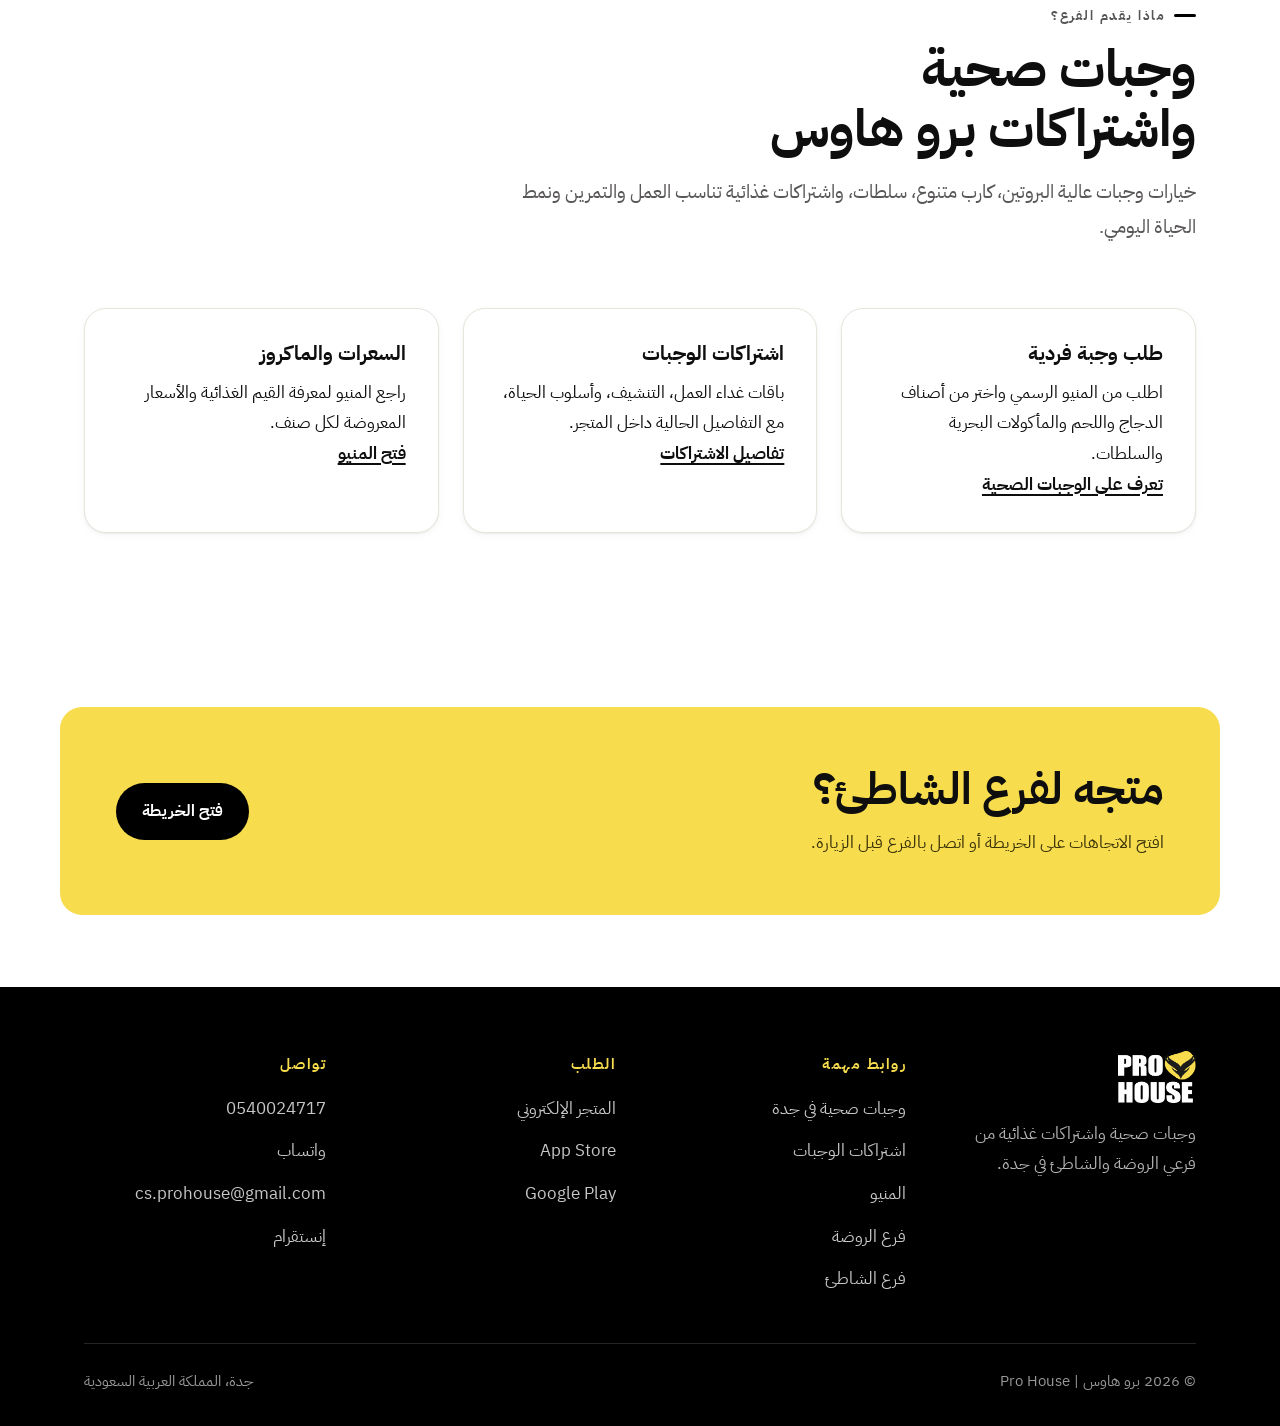
<file: branches/al-shati/index.html>
<!DOCTYPE html>
<html lang="ar" dir="rtl">
<head>
<meta charset="utf-8">
<meta name="viewport" content="width=device-width, initial-scale=1">
<title>فرع برو هاوس الشاطئ جدة | العنوان والمنيو</title>
<meta name="description" content="فرع برو هاوس الشاطئ في مبنى جدة سكوير على طريق الكورنيش الفرعي يقدم وجبات صحية واشتراكات غذائية. هنا تجد العنوان، الهاتف، الأوقات والمنيو الرسمي.">
<meta name="robots" content="index,follow,max-image-preview:large">
<link rel="canonical" href="https://prohouse.sa/branches/al-shati/">
<meta property="og:type" content="website">
<meta property="og:locale" content="ar_SA">
<meta property="og:site_name" content="Pro House | برو هاوس">
<meta property="og:url" content="https://prohouse.sa/branches/al-shati/">
<meta property="og:title" content="فرع برو هاوس الشاطئ جدة | العنوان والمنيو">
<meta property="og:description" content="فرع برو هاوس الشاطئ في مبنى جدة سكوير على طريق الكورنيش الفرعي يقدم وجبات صحية واشتراكات غذائية. هنا تجد العنوان، الهاتف، الأوقات والمنيو الرسمي.">
<meta property="og:image" content="https://prohouse.sa/assets/brand/og-image.jpg">
<meta property="og:image:alt" content="أطباق برو هاوس الصحية">
<meta name="twitter:card" content="summary_large_image">
<meta name="twitter:title" content="فرع برو هاوس الشاطئ جدة | العنوان والمنيو">
<meta name="twitter:description" content="فرع برو هاوس الشاطئ في مبنى جدة سكوير على طريق الكورنيش الفرعي يقدم وجبات صحية واشتراكات غذائية. هنا تجد العنوان، الهاتف، الأوقات والمنيو الرسمي.">
<meta name="twitter:image" content="https://prohouse.sa/assets/brand/og-image.jpg">
<meta name="theme-color" content="#F7DC4E">
<script defer src="https://cdn.counter.dev/script.js" data-id="prohouse-sa" data-utcoffset="3"></script>
<script async src="https://www.googletagmanager.com/gtag/js?id=G-NGX6Q1TR8X"></script>
<script>
  window.dataLayer = window.dataLayer || [];
  function gtag(){dataLayer.push(arguments);}
  gtag('js', new Date());
  gtag('config', 'G-NGX6Q1TR8X');
</script>
<link rel="icon" href="../../assets/brand/icon.png">
<link rel="apple-touch-icon" href="../../assets/brand/icon-large.png">
<link rel="preload" as="image" href="../../assets/brand/food-story.jpg" fetchpriority="high">
<link rel="preconnect" href="https://fonts.googleapis.com">
<link rel="preconnect" href="https://fonts.gstatic.com" crossorigin>
<link rel="stylesheet" href="https://fonts.googleapis.com/css2?family=Anton&family=IBM+Plex+Sans+Arabic:wght@400;500;600;700&display=swap">
<link rel="stylesheet" href="../../assets/style.css">
<link rel="stylesheet" href="../../assets/seo-pages.css">
</head>
<body class="seo-page">

<a class="skip" href="#main">تخطَّ إلى المحتوى</a>
<header class="site-header">
  <div class="wrap nav-bar">
    <a class="brand" href="../../" aria-label="برو هاوس — الصفحة الرئيسية">
      <img src="../../assets/brand/logo-on-light.png" alt="برو هاوس" width="85" height="56">
    </a>
    <nav class="nav-links" id="nav" aria-label="التنقل الرئيسي">
      <a href="../../">الرئيسية</a>
      <a href="../../healthy-meals-jeddah/">وجبات صحية</a>
      <a href="../../meal-subscriptions-jeddah/">الاشتراكات</a>
      <a href="../../menu/">المنيو</a>
      <a href="../../#branches">الفروع</a>
      <a href="../../#contact">التواصل</a>
    </nav>
    <div class="nav-actions">
      <a class="lang-link" href="../../en/" hreflang="en" lang="en">EN</a>
      <a class="btn btn-yellow btn-sm" href="https://app.techrar.com/prohouse" target="_blank" rel="noopener">اطلب أو اشترك</a>
      <button class="nav-toggle" aria-label="القائمة" aria-expanded="false" aria-controls="nav">
        <span></span><span></span><span></span>
      </button>
    </div>
  </div>
</header>
<nav class="breadcrumbs" aria-label="مسار الصفحة"><div class="wrap"><ol><li><a href="../../">الرئيسية</a></li><li><a href="../../#branches">الفروع</a></li><li aria-current="page">فرع الشاطئ</li></ol></div></nav>
<main id="main">
  <section class="seo-hero">
    <div class="wrap seo-hero-grid">
      <div>
        <span class="eyebrow">مطعم صحي في جدة</span>
        <h1>فرع برو هاوس الشاطئ</h1>
        <p class="lede">فرع برو هاوس الشاطئ في مبنى جدة سكوير على طريق الكورنيش الفرعي يقدم وجبات صحية واشتراكات غذائية. هنا تجد العنوان، الهاتف، الأوقات والمنيو الرسمي.</p>
        <div class="hero-cta">
          <a class="btn btn-primary" href="https://g.co/kgs/Lj52D1W" target="_blank" rel="noopener">الاتجاهات على الخريطة</a>
          <a class="btn btn-outline" href="tel:+966126128895">اتصل بالفرع</a>
        </div>
      </div>
      <div class="seo-hero-media">
        <img src="../../assets/brand/food-story.jpg" alt="أطباق برو هاوس في فرع الشاطئ جدة" width="798" height="792" fetchpriority="high">
        <span class="seo-badge">استلام وطلب وجبات صحية</span>
      </div>
    </div>
  </section>

  <section class="seo-section band-cream">
    <div class="wrap seo-grid-2">
      <div>
        <span class="eyebrow">بيانات الفرع</span>
        <h2 class="sec-title">العنوان وساعات العمل</h2>
        <dl class="nap">
          <div class="row"><dt>العنوان</dt><dd>مبنى جدة سكوير (وقت اللياقة)، طريق الكورنيش الفرعي، حي الشاطئ، جدة 23411</dd></div>
          <div class="row"><dt>الهاتف</dt><dd><a href="tel:+966126128895" dir="ltr">012 612 8895</a></dd></div>
          <div class="row"><dt>ساعات العمل</dt><dd>السبت – الخميس: ١١:٠٠ صباحًا – ١٠:٠٠ مساءً<br>الجمعة: مغلق</dd></div>
          <div class="row"><dt>الخدمات</dt><dd>وجبات صحية، اشتراكات غذائية، استلام، وتوصيل حسب التغطية.</dd></div>
        </dl>
      </div>
      <article class="seo-card">
        <span class="eyebrow">الوصول والطلب</span>
        <h2>كل الروابط الرسمية في مكان واحد</h2>
        <p>استخدم رابط الخريطة للوصول للفرع، أو افتح المنيو والمتجر قبل الزيارة لمعرفة الأصناف والباقات المتاحة.</p>
        <div class="quick-links">
          <a href="https://g.co/kgs/Lj52D1W" target="_blank" rel="noopener">خرائط Google</a>
          <a href="../../menu/">منيو برو هاوس</a>
          <a href="https://app.techrar.com/prohouse" target="_blank" rel="noopener">المتجر الإلكتروني</a>
          <a href="https://iwtsp.com/966540024717" target="_blank" rel="noopener">خدمة العملاء</a>
        </div>
      </article>
    </div>
  </section>

  <section class="seo-section">
    <div class="wrap">
      <div class="sec-head">
        <span class="eyebrow">ماذا يقدم الفرع؟</span>
        <h2 class="sec-title">وجبات صحية واشتراكات برو هاوس</h2>
        <p class="sec-lede">خيارات وجبات عالية البروتين، كارب متنوع، سلطات، واشتراكات غذائية تناسب العمل والتمرين ونمط الحياة اليومي.</p>
      </div>
      <div class="seo-grid-3" style="margin-top:var(--s6)">
        <article class="seo-card"><h3>طلب وجبة فردية</h3><p>اطلب من المنيو الرسمي واختر من أصناف الدجاج واللحم والمأكولات البحرية والسلطات.</p><a class="text-link" href="../../healthy-meals-jeddah/">تعرف على الوجبات الصحية</a></article>
        <article class="seo-card"><h3>اشتراكات الوجبات</h3><p>باقات غداء العمل، التنشيف، وأسلوب الحياة، مع التفاصيل الحالية داخل المتجر.</p><a class="text-link" href="../../meal-subscriptions-jeddah/">تفاصيل الاشتراكات</a></article>
        <article class="seo-card"><h3>السعرات والماكروز</h3><p>راجع المنيو لمعرفة القيم الغذائية والأسعار المعروضة لكل صنف.</p><a class="text-link" href="../../menu/">فتح المنيو</a></article>
      </div>
    </div>
  </section>

  <section class="seo-section compact">
    <div class="wrap seo-callout">
      <div><h2>متجه لفرع الشاطئ؟</h2><p>افتح الاتجاهات على الخريطة أو اتصل بالفرع قبل الزيارة.</p></div>
      <a class="btn btn-primary" href="https://g.co/kgs/Lj52D1W" target="_blank" rel="noopener">فتح الخريطة</a>
    </div>
  </section>
</main>

<footer class="site-footer">
  <div class="wrap">
    <div class="footer-top">
      <div>
        <img src="../../assets/brand/logo-on-dark.png" alt="برو هاوس" width="78" height="52" loading="lazy">
        <p style="margin-top:var(--s4);color:rgba(255,255,255,.7);max-width:32ch">وجبات صحية واشتراكات غذائية من فرعي الروضة والشاطئ في جدة.</p>
      </div>
      <div>
        <h4>روابط مهمة</h4>
        <ul>
          <li><a href="../../healthy-meals-jeddah/">وجبات صحية في جدة</a></li>
          <li><a href="../../meal-subscriptions-jeddah/">اشتراكات الوجبات</a></li>
          <li><a href="../../menu/">المنيو</a></li>
          <li><a href="../../branches/al-rawdah/">فرع الروضة</a></li>
          <li><a href="../../branches/al-shati/">فرع الشاطئ</a></li>
        </ul>
      </div>
      <div>
        <h4>الطلب</h4>
        <ul>
          <li><a href="https://app.techrar.com/prohouse" target="_blank" rel="noopener">المتجر الإلكتروني</a></li>
          <li><a href="https://apps.apple.com/sa/app/pro-house-%D8%A8%D8%B1%D9%88-%D9%87%D8%A7%D9%88%D8%B3/id6466739432?l=ar" target="_blank" rel="noopener">App Store</a></li>
          <li><a href="https://play.google.com/store/apps/details?id=com.yumealz.prohouse" target="_blank" rel="noopener">Google Play</a></li>
        </ul>
      </div>
      <div>
        <h4>تواصل</h4>
        <ul>
          <li><a href="tel:+966540024717" dir="ltr">0540024717</a></li>
          <li><a href="https://iwtsp.com/966540024717" target="_blank" rel="noopener">واتساب</a></li>
          <li><a href="mailto:cs.prohouse@gmail.com">cs.prohouse@gmail.com</a></li>
          <li><a href="https://www.instagram.com/prohouse.sa/" target="_blank" rel="noopener">إنستقرام</a></li>
        </ul>
      </div>
    </div>
    <div class="footer-bottom">
      <span>© <span id="year">2026</span> برو هاوس | Pro House</span>
      <span>جدة، المملكة العربية السعودية</span>
    </div>
  </div>
</footer>
<script src="../../assets/main.js" defer></script>
<script type="application/ld+json">
{
  "@context": "https://schema.org",
  "@graph": [
    {
      "@type": "Restaurant",
      "@id": "https://prohouse.sa/branches/al-shati/#restaurant",
      "name": "برو هاوس - الشاطئ",
      "alternateName": "Pro House - Al Shati",
      "url": "https://prohouse.sa/branches/al-shati/",
      "image": "https://prohouse.sa/assets/brand/og-image.jpg",
      "logo": "https://prohouse.sa/assets/brand/icon-large.png",
      "telephone": "+966126128895",
      "email": "cs.prohouse@gmail.com",
      "servesCuisine": [
        "وجبات صحية",
        "وجبات عالية البروتين",
        "Meal prep"
      ],
      "menu": "https://prohouse.sa/menu/",
      "hasMap": "https://g.co/kgs/Lj52D1W",
      "address": {
        "@type": "PostalAddress",
        "streetAddress": "مبنى جدة سكوير (وقت اللياقة)، طريق الكورنيش الفرعي، حي الشاطئ",
        "addressLocality": "جدة",
        "addressRegion": "مكة المكرمة",
        "postalCode": "23411",
        "addressCountry": "SA"
      },
      "openingHoursSpecification": [
        {
          "@type": "OpeningHoursSpecification",
          "dayOfWeek": [
            "Saturday",
            "Sunday",
            "Monday",
            "Tuesday",
            "Wednesday",
            "Thursday"
          ],
          "opens": "11:00",
          "closes": "22:00"
        }
      ],
      "parentOrganization": {
        "@id": "https://prohouse.sa/#organization"
      },
      "sameAs": [
        "https://www.instagram.com/prohouse.sa/",
        "https://www.tiktok.com/@prohouse.sa"
      ]
    },
    {
      "@type": "BreadcrumbList",
      "itemListElement": [
        {
          "@type": "ListItem",
          "position": 1,
          "name": "الرئيسية",
          "item": "https://prohouse.sa/"
        },
        {
          "@type": "ListItem",
          "position": 2,
          "name": "الفروع",
          "item": "https://prohouse.sa/#branches"
        },
        {
          "@type": "ListItem",
          "position": 3,
          "name": "فرع الشاطئ",
          "item": "https://prohouse.sa/branches/al-shati/"
        }
      ]
    }
  ]
}
</script>
</body>
</html>
</file>
<file: assets/style.css>
/* ==========================================================================
   Pro House | برو هاوس — official site
   Design tokens first. Change a value here, it propagates everywhere.
   Brand system: WHITE canvas, YELLOW blocks, BLACK type.
   Never yellow type on white (1.4:1). Black on yellow is 15:1.
   ========================================================================== */

:root{
  /* brand */
  --yellow:#F7DC4E;
  --yellow-deep:#F5D01F;
  --black:#000000;
  --red:#ff5151;
  --gray:#575454;
  --purple:#5E17EB;

  /* neutrals */
  --white:#ffffff;
  --cream:#FFFCEF;
  --ink:#0E0E0E;
  --muted:#5A5757;
  --line:#E7E5DC;

  /* spacing scale (8px base) */
  --s1:4px;  --s2:8px;  --s3:12px; --s4:16px; --s5:24px;
  --s6:32px; --s7:48px; --s8:64px; --s9:96px; --s10:128px;

  /* radii */
  --r-sm:8px; --r-md:14px; --r-lg:22px; --r-pill:999px;

  /* motion */
  --dur-fast:140ms;
  --dur:260ms;
  --dur-slow:620ms;
  --ease:cubic-bezier(.22,.61,.36,1);

  /* type */
  --font-display:"Anton","Haettenschweiler","Arial Narrow Bold",Impact,sans-serif;
  --font-body:"IBM Plex Sans Arabic","Segoe UI",system-ui,-apple-system,"Helvetica Neue",sans-serif;

  --shadow-sm:0 1px 2px rgba(0,0,0,.06), 0 2px 8px rgba(0,0,0,.04);
  --shadow-md:0 10px 30px rgba(0,0,0,.10);
  --shadow-yellow:0 12px 28px rgba(247,220,78,.45);

  --wrap:1160px;
}

/* --------------------------------------------------------------- reset -- */
*,*::before,*::after{box-sizing:border-box}
*{margin:0;padding:0}
html{-webkit-text-size-adjust:100%;scroll-behavior:smooth}
@media (prefers-reduced-motion:reduce){html{scroll-behavior:auto}}

body{
  background:var(--white);
  color:var(--ink);
  font-family:var(--font-body);
  font-size:17px;
  line-height:1.8;
  -webkit-font-smoothing:antialiased;
  text-rendering:optimizeLegibility;
  overflow-x:hidden;
}
img,svg{display:block;max-width:100%;height:auto}
a{color:inherit}
button{font:inherit;color:inherit;background:none;border:0;cursor:pointer}
ul{list-style:none}

/* visible, on-brand focus ring — never remove without replacing */
:focus-visible{
  outline:3px solid var(--purple);
  outline-offset:3px;
  border-radius:var(--r-sm);
}

.skip{
  position:absolute;inset-inline-start:-9999px;top:0;z-index:200;
  background:var(--black);color:var(--white);
  padding:var(--s3) var(--s5);border-radius:0 0 var(--r-md) var(--r-md);
}
.skip:focus{inset-inline-start:var(--s5)}

.wrap{width:100%;max-width:var(--wrap);margin-inline:auto;padding-inline:var(--s5)}
.sr-only{
  position:absolute;width:1px;height:1px;padding:0;margin:-1px;
  overflow:hidden;clip:rect(0 0 0 0);white-space:nowrap;border:0;
}

/* ------------------------------------------------------- brand motifs -- */
/* organic blob + halftone dots, both lifted from the identity deck */
.blob{
  border-radius:62% 38% 54% 46% / 52% 58% 42% 48%;
  background:var(--yellow);
}
.dots{
  background-image:radial-gradient(var(--black) 1.4px, transparent 1.5px);
  background-size:10px 10px;
}

/* -------------------------------------------------------------- type --- */
.display{
  font-family:var(--font-display);
  font-weight:400;
  line-height:.94;
  letter-spacing:.01em;
  text-transform:uppercase;
}
:root[lang="ar"] .display,
[dir="rtl"] .display{
  /* Anton has no Arabic glyphs — Arabic display text uses the body face, heavy */
  font-family:var(--font-body);
  font-weight:700;
  line-height:1.18;
  letter-spacing:normal;
  text-transform:none;
}

h1,h2,h3{text-wrap:balance}
.eyebrow{
  display:inline-flex;align-items:center;gap:var(--s2);
  font-size:13px;font-weight:700;letter-spacing:.14em;text-transform:uppercase;
  color:var(--gray);
}
.eyebrow::before{
  content:"";width:22px;height:3px;background:var(--black);border-radius:2px;
}
h2.sec-title{
  font-size:clamp(30px,4.6vw,52px);
  line-height:1.15;font-weight:800;margin-block:var(--s3) var(--s4);
}
.sec-lede{color:var(--muted);max-width:62ch;font-size:clamp(16px,1.6vw,19px)}

/* ------------------------------------------------------------ header --- */
.site-header{
  position:sticky;top:0;z-index:100;
  background:rgba(255,255,255,.88);
  backdrop-filter:saturate(180%) blur(14px);
  border-bottom:1px solid transparent;
  transition:border-color var(--dur) var(--ease), box-shadow var(--dur) var(--ease);
}
.site-header.is-stuck{border-bottom-color:var(--line);box-shadow:var(--shadow-sm)}
.nav-bar{display:flex;align-items:center;gap:var(--s5);min-height:88px}
.brand{display:flex;align-items:center;flex-shrink:0}
.brand img{height:56px;width:auto}
.nav-links{display:flex;align-items:center;gap:var(--s5);margin-inline-start:auto}
.nav-links a{
  position:relative;text-decoration:none;font-size:15.5px;font-weight:500;
  color:var(--ink);padding-block:var(--s2);
  transition:color var(--dur-fast) var(--ease);
}
.nav-links a::after{
  content:"";position:absolute;inset-inline:0;bottom:0;height:2.5px;
  background:var(--black);border-radius:2px;
  transform:scaleX(0);transform-origin:var(--origin,left);
  transition:transform var(--dur) var(--ease);
}
[dir="rtl"] .nav-links a::after{--origin:right}
.nav-links a:hover::after,.nav-links a:focus-visible::after{transform:scaleX(1)}
.nav-actions{display:flex;align-items:center;gap:var(--s3);margin-inline-start:var(--s4)}
.lang-link{
  text-decoration:none;font-weight:700;font-size:14px;
  border:1.5px solid var(--line);border-radius:var(--r-pill);
  padding:7px 14px;transition:border-color var(--dur-fast),background var(--dur-fast);
}
.lang-link:hover{border-color:var(--black);background:var(--cream)}
.nav-toggle{display:none;padding:var(--s2);border-radius:var(--r-sm)}
.nav-toggle span{display:block;width:23px;height:2.5px;background:var(--black);border-radius:2px}
.nav-toggle span+span{margin-top:5px}

/* ------------------------------------------------------------ buttons -- */
.btn{
  display:inline-flex;align-items:center;justify-content:center;gap:var(--s2);
  font-weight:700;font-size:16px;text-decoration:none;white-space:nowrap;
  padding:14px 26px;border-radius:var(--r-pill);
  transition:transform var(--dur) var(--ease), box-shadow var(--dur) var(--ease),
             background var(--dur-fast), color var(--dur-fast);
}
.btn svg{width:19px;height:19px;fill:currentColor;flex-shrink:0}
.btn-primary{background:var(--black);color:var(--white)}
.btn-primary:hover{transform:translateY(-2px);box-shadow:var(--shadow-md)}
.btn-yellow{background:var(--yellow);color:var(--black);box-shadow:0 4px 0 var(--yellow-deep)}
.btn-yellow:hover{transform:translateY(-2px);box-shadow:var(--shadow-yellow)}
.btn-outline{border:2px solid var(--black);color:var(--black)}
.btn-outline:hover{background:var(--black);color:var(--white);transform:translateY(-2px)}
.btn-sm{padding:10px 20px;font-size:14.5px}
.btn:active{transform:translateY(0)}

/* --------------------------------------------------------------- hero -- */
.hero{position:relative;padding-block:clamp(56px,8vw,104px) clamp(48px,7vw,88px);overflow:hidden}
.hero-blob{
  position:absolute;z-index:0;
  inset-block-start:-16%;inset-inline-end:-14%;
  width:min(58vw,680px);aspect-ratio:1;
  opacity:.95;
}
.hero-dots{
  position:absolute;z-index:0;
  inset-block-start:12%;inset-inline-end:6%;
  width:150px;aspect-ratio:1;border-radius:50%;
  opacity:.16;
}
.hero-inner{position:relative;z-index:1;display:grid;gap:var(--s7);align-items:center}
@media (min-width:900px){
  .hero-inner{grid-template-columns:1.15fr .85fr}
}
.hero h1{font-size:clamp(38px,6.6vw,74px);font-weight:800;line-height:1.1}
.hero .kicker{
  display:inline-block;background:var(--black);color:var(--white);
  font-size:13.5px;font-weight:700;letter-spacing:.1em;text-transform:uppercase;
  padding:7px 16px;border-radius:var(--r-pill);margin-bottom:var(--s5);
}
.hero p.lede{
  margin-top:var(--s5);font-size:clamp(17px,2vw,21px);
  color:var(--muted);max-width:56ch;
}
.hero-cta{display:flex;flex-wrap:wrap;gap:var(--s3);margin-top:var(--s6)}
.hero-media{position:relative}
.hero-media img{
  width:100%;border-radius:var(--r-lg);box-shadow:var(--shadow-md);
  aspect-ratio:4/5;object-fit:cover;
}
/* Landscape-ish source: keep its own ratio so cover doesn't crop the plate. */
.hero-media.wide img{aspect-ratio:11/10}
.hero-badge{
  position:absolute;inset-block-end:-18px;inset-inline-start:-18px;
  background:var(--yellow);color:var(--black);
  border-radius:var(--r-md);padding:var(--s4) var(--s5);
  box-shadow:var(--shadow-md);max-width:230px;
  font-weight:700;line-height:1.4;font-size:15px;
}

/* facts strip under hero */
.facts{
  display:grid;gap:1px;background:var(--line);
  border-block:1px solid var(--line);margin-top:var(--s9);
  grid-template-columns:repeat(auto-fit,minmax(190px,1fr));
}
.facts div{
  background:var(--white);padding:var(--s5) var(--s4);text-align:center;
  display:flex;flex-direction:column;justify-content:center;
}
.facts dt{font-size:13.5px;color:var(--muted);letter-spacing:.06em;text-transform:uppercase}
.facts dd{font-size:19px;font-weight:700;margin-top:var(--s1);line-height:1.45}

/* ----------------------------------------------------------- sections -- */
section{padding-block:clamp(64px,8.5vw,var(--s10))}
.sec-head{margin-bottom:var(--s8);max-width:70ch}

.band-yellow{background:var(--yellow);position:relative;overflow:hidden}
.band-cream{background:var(--cream)}
.band-black{background:var(--black);color:var(--white)}
.band-black .sec-lede,.band-black .eyebrow{color:rgba(255,255,255,.72)}
.band-black .eyebrow::before{background:var(--yellow)}

/* -------------------------------------------------------------- story -- */
.story{display:grid;gap:var(--s8);align-items:center}
@media (min-width:900px){.story{grid-template-columns:.9fr 1.1fr}}
.story-media{position:relative}
.story-media img{border-radius:var(--r-lg);box-shadow:var(--shadow-md);aspect-ratio:1;object-fit:cover;width:100%}
.story blockquote{
  font-size:clamp(19px,2.3vw,25px);line-height:1.6;font-weight:600;
  border-inline-start:5px solid var(--black);padding-inline-start:var(--s5);
  margin-block:var(--s5);
}
.story p+p{margin-top:var(--s4)}

/* -------------------------------------------------------------- cards -- */
.grid{display:grid;gap:var(--s5)}
.grid-2{grid-template-columns:repeat(auto-fit,minmax(300px,1fr))}
.grid-3{grid-template-columns:repeat(auto-fit,minmax(260px,1fr))}

.card{
  background:var(--white);border:1px solid var(--line);
  border-radius:var(--r-lg);padding:var(--s6);
  transition:transform var(--dur) var(--ease), box-shadow var(--dur) var(--ease),
             border-color var(--dur) var(--ease);
}
.card:hover{transform:translateY(-4px);box-shadow:var(--shadow-md);border-color:var(--black)}
.card h3{font-size:21px;font-weight:800;margin-bottom:var(--s3)}
.card p{color:var(--muted);font-size:16px}

.card-num{
  display:grid;place-items:center;width:46px;height:46px;
  background:var(--yellow);border-radius:var(--r-md);
  font-weight:800;font-size:19px;margin-bottom:var(--s4);
}

/* offer chips */
.offer{display:grid;gap:var(--s3);grid-template-columns:repeat(auto-fit,minmax(240px,1fr))}
.offer li{
  display:flex;align-items:center;gap:var(--s3);
  background:var(--white);border:1px solid var(--line);border-radius:var(--r-md);
  padding:var(--s4) var(--s5);font-weight:600;
  transition:transform var(--dur) var(--ease),border-color var(--dur) var(--ease);
}
.offer li:hover{transform:translateY(-3px);border-color:var(--black)}
.offer li::before{
  content:"";width:11px;height:11px;flex-shrink:0;
  background:var(--yellow);border:2px solid var(--black);border-radius:50%;
}
.band-yellow .offer li{background:var(--white);border-color:transparent}
.band-yellow .offer li::before{background:var(--black);border-color:var(--black)}

/* ----------------------------------------------------------- branches -- */
.branch{display:flex;flex-direction:column;gap:var(--s4)}
.branch h3{font-size:24px}
.branch dl{display:grid;gap:var(--s3);margin-block:var(--s2)}
.branch .row{display:flex;gap:var(--s3);align-items:flex-start;font-size:16px}
.branch .row dt{font-weight:700;flex-shrink:0;min-width:82px}
.branch .row dd{color:var(--muted)}
.branch-actions{display:flex;flex-wrap:wrap;gap:var(--s3);margin-top:auto;padding-top:var(--s4)}

.cities{display:flex;flex-wrap:wrap;gap:var(--s3);margin-top:var(--s5)}
.city{
  background:var(--black);color:var(--white);
  border-radius:var(--r-pill);padding:9px 22px;font-weight:700;font-size:15.5px;
}
.band-black .city{background:var(--yellow);color:var(--black)}

/* --------------------------------------------------------------- apps -- */
.apps{display:flex;flex-wrap:wrap;gap:var(--s4);margin-top:var(--s6)}
.band-black .btn-outline{border-color:var(--white);color:var(--white)}
.band-black .btn-outline:hover{background:var(--white);color:var(--black)}

/* ------------------------------------------------------------ contact -- */
.contact-grid{display:grid;gap:var(--s5);grid-template-columns:repeat(auto-fit,minmax(240px,1fr))}
.contact-card{
  border:1px solid var(--line);border-radius:var(--r-lg);padding:var(--s6);
  background:var(--white);transition:border-color var(--dur),transform var(--dur) var(--ease);
}
.contact-card:hover{border-color:var(--black);transform:translateY(-3px)}
.contact-card .label{font-size:13.5px;color:var(--muted);text-transform:uppercase;letter-spacing:.08em}
.contact-card .value{font-size:19px;font-weight:700;margin-top:var(--s2);word-break:break-word}
.contact-card a{text-decoration:none;border-bottom:2px solid var(--yellow)}
.contact-card a:hover{border-bottom-color:var(--black)}

.socials{display:flex;flex-wrap:wrap;gap:var(--s3);margin-top:var(--s6)}
.social{
  display:inline-flex;align-items:center;gap:var(--s2);
  border:2px solid var(--black);border-radius:var(--r-pill);
  padding:10px 20px;font-weight:700;text-decoration:none;font-size:15px;
  transition:background var(--dur-fast),color var(--dur-fast),transform var(--dur) var(--ease);
}
.social:hover{background:var(--black);color:var(--white);transform:translateY(-2px)}
.social svg{width:18px;height:18px;fill:currentColor}

.notice{
  background:var(--cream);border:1px solid var(--line);
  border-inline-start:5px solid var(--yellow);
  border-radius:var(--r-md);padding:var(--s5) var(--s6);
  color:var(--muted);margin-top:var(--s7);
}

/* --------------------------------------------------------------- menu -- */
.menu-hero{padding-block:clamp(48px,7vw,88px) clamp(32px,5vw,56px)}
.menu-pages-section{padding-block:0 clamp(64px,8vw,var(--s10))}
.menu-hint{color:var(--muted);font-size:15px;margin-bottom:var(--s5)}
.menu-pages{display:grid;gap:var(--s5)}
.menu-pages a{
  display:block;border-radius:var(--r-lg);overflow:hidden;
  border:1px solid var(--line);background:var(--white);
  transition:transform var(--dur) var(--ease),box-shadow var(--dur) var(--ease),border-color var(--dur) var(--ease);
}
.menu-pages a:hover{transform:translateY(-3px);box-shadow:var(--shadow-md);border-color:var(--black)}
.menu-pages img{width:100%;height:auto}

/* ------------------------------------------------------------ reviews -- */
.ratings{display:grid;gap:var(--s5);grid-template-columns:repeat(auto-fit,minmax(260px,1fr));margin-bottom:var(--s7)}
.rating-card{
  background:var(--white);border:1px solid var(--line);border-radius:var(--r-lg);
  padding:var(--s6);text-align:center;
  transition:transform var(--dur) var(--ease),border-color var(--dur) var(--ease);
}
.rating-card:hover{transform:translateY(-3px);border-color:var(--black)}
.rating-card .score{font-size:52px;font-weight:800;line-height:1}
.rating-card .stars{color:#E8A800;font-size:20px;letter-spacing:2px;margin-block:var(--s2)}
.rating-card .who{font-weight:700;font-size:18px;margin-top:var(--s3)}
.rating-card .count{color:var(--muted);font-size:15px;margin-top:var(--s1)}

.reviews{display:grid;gap:var(--s5);grid-template-columns:repeat(auto-fit,minmax(280px,1fr))}

/* Continuously scrolling review ticker. The track holds the cards twice;
   translating it exactly -50% lands on the duplicate, so the loop is seamless. */
.marquee{
  position:relative;overflow:hidden;
  -webkit-mask-image:linear-gradient(90deg,transparent 0,#000 5%,#000 95%,transparent 100%);
          mask-image:linear-gradient(90deg,transparent 0,#000 5%,#000 95%,transparent 100%);
}
.marquee-track{
  display:flex;width:max-content;
  animation:marquee-scroll 68s linear infinite;
}
.marquee:hover .marquee-track,
.marquee:focus-within .marquee-track{animation-play-state:paused}

/* The gap lives on the cards, not on the flex container. With a container
   gap the two halves aren't exactly equal width (n cards, n-1 gaps), so
   translating -50% lands half a gap off and the loop visibly ticks. */
.marquee .review{flex:0 0 330px;width:330px;margin-inline-end:var(--s5)}

@keyframes marquee-scroll{
  from{transform:translateX(0)}
  to{transform:translateX(-50%)}
}
/* In RTL the track sits against the right edge and overflows leftwards, so it
   has to travel the other way — otherwise it scrolls away from its own content
   and leaves the strip empty. */
[dir="rtl"] .marquee-track{animation-name:marquee-scroll-rtl}
@keyframes marquee-scroll-rtl{
  from{transform:translateX(0)}
  to{transform:translateX(50%)}
}
.marquee-hint{color:var(--muted);font-size:14px;margin-top:var(--s4)}

/* No motion: drop the animation, hide the duplicate set, let the row scroll by hand. */
@media (prefers-reduced-motion:reduce){
  .marquee{overflow-x:auto;-webkit-mask-image:none;mask-image:none}
  .marquee-track{animation:none}
  .marquee-track [aria-hidden="true"]{display:none}
}
@media (max-width:640px){
  .marquee .review{flex-basis:280px;width:280px}
  .marquee-track{animation-duration:52s}
}
.review{
  background:var(--white);border:1px solid var(--line);border-radius:var(--r-lg);
  padding:var(--s6);display:flex;flex-direction:column;gap:var(--s4);
  transition:transform var(--dur) var(--ease),border-color var(--dur) var(--ease);
}
.review:hover{transform:translateY(-3px);border-color:var(--black)}
.review .stars{color:#E8A800;letter-spacing:2px}
.review blockquote{font-size:16.5px;line-height:1.75;flex:1}
.review .by{font-weight:700;font-size:15px}
.review .meta{color:var(--muted);font-size:14px}
.source-note{
  margin-top:var(--s6);color:var(--muted);font-size:14.5px;
  display:flex;align-items:center;gap:var(--s2);flex-wrap:wrap;
}
.source-note a{color:inherit}

/* --------------------------------------------------------------- prose */
.prose p+p{margin-top:var(--s4)}
.prose{max-width:70ch;color:var(--muted)}
.prose strong{color:var(--ink)}

/* ------------------------------------------------------------- footer -- */
.site-footer{background:var(--black);color:var(--white);padding-block:var(--s8) var(--s6)}
.footer-top{
  display:grid;gap:var(--s7);
  grid-template-columns:repeat(auto-fit,minmax(220px,1fr));
  padding-bottom:var(--s7);border-bottom:1px solid rgba(255,255,255,.14);
}
.site-footer img{height:52px}
.site-footer h4{font-size:15px;letter-spacing:.1em;text-transform:uppercase;margin-bottom:var(--s4);color:var(--yellow)}
.site-footer ul{display:grid;gap:var(--s3)}
.site-footer a{color:rgba(255,255,255,.78);text-decoration:none;transition:color var(--dur-fast)}
.site-footer a:hover{color:var(--yellow)}
.footer-bottom{
  display:flex;flex-wrap:wrap;gap:var(--s4);justify-content:space-between;
  padding-top:var(--s5);font-size:14.5px;color:rgba(255,255,255,.6);
}

/* ------------------------------------------------------ scroll reveal -- */
.reveal{opacity:0;transform:translateY(26px)}
.reveal.in{
  opacity:1;transform:none;
  transition:opacity var(--dur-slow) var(--ease), transform var(--dur-slow) var(--ease);
}
.reveal.d1{transition-delay:80ms}
.reveal.d2{transition-delay:160ms}
.reveal.d3{transition-delay:240ms}

/* Motion is decoration. If the user opts out, everything is instantly visible. */
@media (prefers-reduced-motion:reduce){
  .reveal,.reveal.in{opacity:1;transform:none;transition:none}
  *,*::before,*::after{
    animation-duration:.01ms!important;animation-iteration-count:1!important;
    transition-duration:.01ms!important;
  }
}

/* --------------------------------------------------------------- resp -- */
@media (max-width:860px){
  body{font-size:16px}
  .nav-toggle{display:block}
  .brand img{height:46px}
  .nav-bar{min-height:76px}
  .nav-links{inset-block-start:76px}
  .nav-links{
    position:fixed;inset:88px 0 auto 0;flex-direction:column;align-items:stretch;
    gap:0;background:var(--white);border-bottom:1px solid var(--line);
    padding:var(--s4) var(--s5) var(--s6);margin:0;
    box-shadow:var(--shadow-md);
    display:none;
  }
  .nav-links.open{display:flex}
  .nav-links a{padding-block:var(--s4);border-bottom:1px solid var(--line);font-size:17px}
  .nav-links a::after{display:none}
  .nav-actions{margin-inline-start:auto}
  .hero-badge{position:static;margin-top:var(--s4);max-width:none}
  .hero-blob{inset-block-start:-8%;width:80vw}
  .facts{margin-top:var(--s7)}

  /* Fingers are not cursors: give every tappable link a ~44px target. */
  .site-footer ul a,
  .contact-card a,
  .lang-link{
    display:inline-flex;align-items:center;min-height:44px;
  }
  .site-footer ul{gap:var(--s1)}
  .social{min-height:44px}
}
@media print{
  .site-header,.hero-cta,.apps,.nav-toggle{display:none}
  body{color:#000;background:#fff}
}
</file>
<file: assets/seo-pages.css>
/* SEO landing pages — Pro House */
.breadcrumbs{padding-block:var(--s4);border-bottom:1px solid var(--line);background:var(--cream)}
.breadcrumbs ol{display:flex;flex-wrap:wrap;align-items:center;gap:8px;list-style:none;font-size:14px;color:var(--muted)}
.breadcrumbs li+li::before{content:"/";margin-inline-end:8px;color:#999}
.breadcrumbs a{text-decoration:none}
.breadcrumbs a:hover{text-decoration:underline}

.seo-hero{padding-block:clamp(56px,8vw,104px);overflow:hidden;position:relative}
.seo-hero::after{content:"";position:absolute;width:360px;height:360px;border-radius:50%;background:var(--yellow);opacity:.28;inset-inline-end:-120px;top:-120px;z-index:0}
.seo-hero-grid{position:relative;z-index:1;display:grid;grid-template-columns:minmax(0,1.08fr) minmax(300px,.92fr);gap:clamp(32px,6vw,80px);align-items:center}
.seo-hero h1{font-size:clamp(38px,6vw,68px);line-height:1.12;font-weight:800;margin-block:var(--s3) var(--s4)}
.seo-hero .lede{max-width:65ch;color:var(--muted);font-size:clamp(17px,2vw,21px)}
.seo-hero-media{position:relative}
.seo-hero-media img{width:100%;max-height:520px;object-fit:cover;border-radius:var(--r-lg);box-shadow:var(--shadow-md)}
.seo-badge{position:absolute;inset-inline-start:18px;bottom:18px;background:var(--black);color:var(--white);padding:9px 14px;border-radius:var(--r-pill);font-size:14px;font-weight:700}

.seo-section{padding-block:clamp(64px,8vw,104px)}
.seo-section.compact{padding-block:clamp(48px,6vw,72px)}
.seo-grid-2{display:grid;grid-template-columns:repeat(2,minmax(0,1fr));gap:var(--s5)}
.seo-grid-3{display:grid;grid-template-columns:repeat(3,minmax(0,1fr));gap:var(--s5)}
.seo-card{background:var(--white);border:1px solid var(--line);border-radius:var(--r-lg);padding:var(--s6);box-shadow:var(--shadow-sm)}
.seo-card h2,.seo-card h3{line-height:1.25;margin-bottom:var(--s3)}
.seo-card p+.btn,.seo-card ul+.btn{margin-top:var(--s5)}
.seo-card ul{list-style:disc;padding-inline-start:22px;color:var(--muted)}
.seo-card a.text-link{font-weight:700;text-decoration-thickness:2px;text-underline-offset:4px}
.seo-card a.text-link:hover{text-decoration-color:var(--yellow-deep)}

.nap{display:grid;gap:0;border:1px solid var(--line);border-radius:var(--r-lg);overflow:hidden;background:var(--white)}
.nap .row{display:grid;grid-template-columns:130px 1fr;gap:var(--s4);padding:var(--s4) var(--s5);border-bottom:1px solid var(--line)}
.nap .row:last-child{border-bottom:0}
.nap dt{font-weight:700}
.nap dd{color:var(--muted)}
.nap a{color:inherit}

.seo-callout{background:var(--yellow);border-radius:var(--r-lg);padding:clamp(28px,5vw,56px);display:flex;justify-content:space-between;gap:var(--s6);align-items:center}
.seo-callout h2{font-size:clamp(28px,4vw,44px);line-height:1.2}
.seo-callout p{max-width:60ch;margin-top:var(--s3);color:#3B3308}

.faq-list{display:grid;gap:var(--s3);max-width:900px}
.faq-list details{border:1px solid var(--line);border-radius:var(--r-md);background:var(--white);padding:var(--s4) var(--s5)}
.faq-list summary{cursor:pointer;font-weight:700}
.faq-list p{margin-top:var(--s3);color:var(--muted)}

.quick-links{display:flex;flex-wrap:wrap;gap:var(--s3);margin-top:var(--s5)}
.quick-links a{display:inline-flex;padding:9px 14px;border-radius:var(--r-pill);border:1px solid var(--line);text-decoration:none;font-weight:700;font-size:14px}
.quick-links a:hover{border-color:var(--black);background:var(--cream)}

.seo-note{font-size:14px;color:var(--muted);margin-top:var(--s4)}
.seo-page .site-footer{margin-top:0}

@media (max-width:900px){
  .seo-hero-grid,.seo-grid-3{grid-template-columns:1fr}
  .seo-hero-media{max-width:680px}
}
@media (max-width:680px){
  .seo-grid-2{grid-template-columns:1fr}
  .seo-callout{display:block}
  .seo-callout .btn{margin-top:var(--s5)}
  .nap .row{grid-template-columns:1fr;gap:4px}
}
</file>
